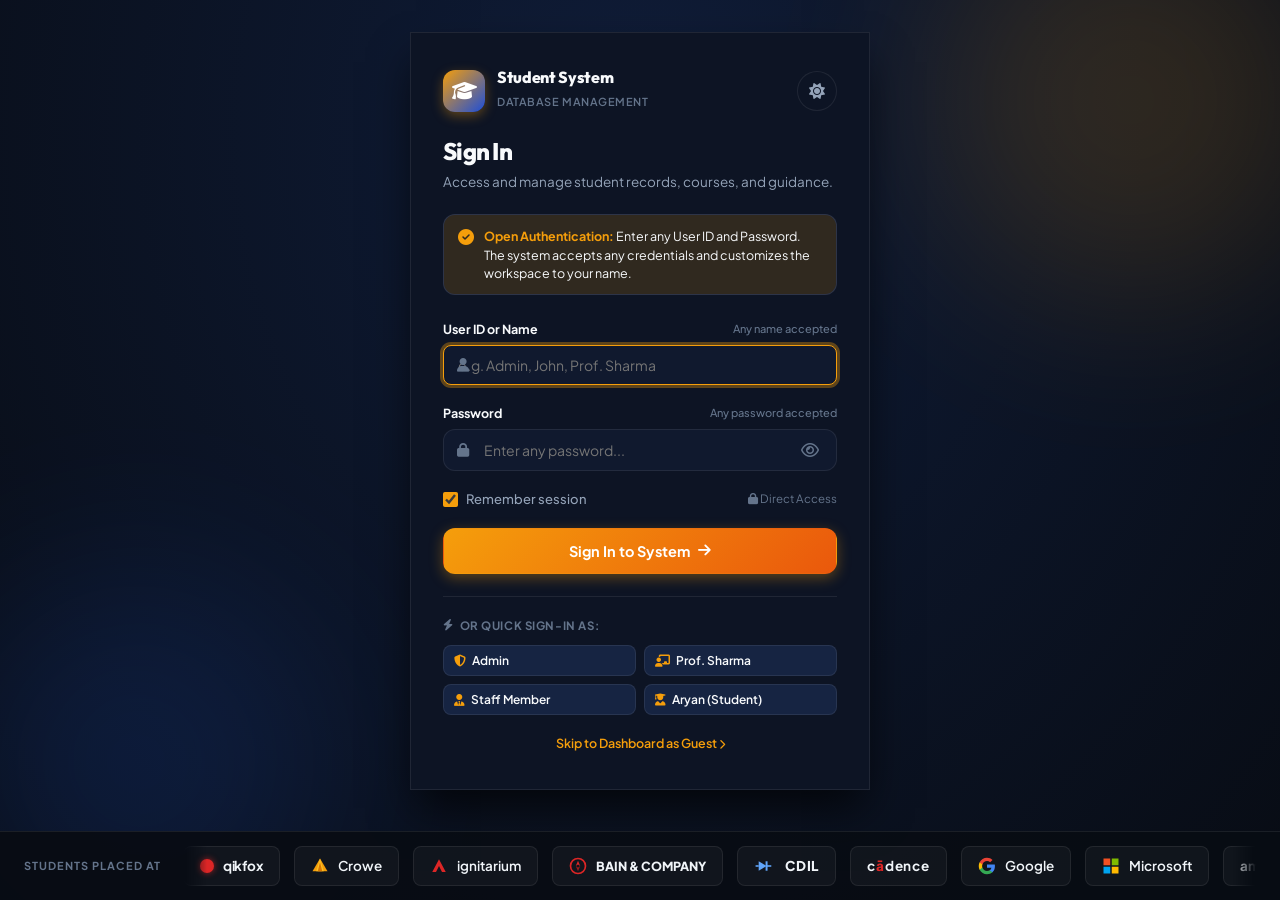
<file: index.html>
<!DOCTYPE html>
<html lang="en">
<head>
  <meta charset="UTF-8">
  <title>Student Database Management System</title>
  <script>
    // If authenticated, go to dashboard; otherwise go to login page
    const isAuthenticated = localStorage.getItem("sms_is_authenticated") === "true";
    if (isAuthenticated) {
      window.location.replace("dashboard.html");
    } else {
      window.location.replace("login.html");
    }
  </script>
</head>
<body style="font-family: sans-serif; display: flex; align-items: center; justify-content: center; height: 100vh; background: #0f172a; color: #fff;">
  <p>Redirecting to Student Database Management System... <a href="login.html" style="color: #3b82f6;">Click here to sign in</a>.</p>
</body>
</html>
</file>
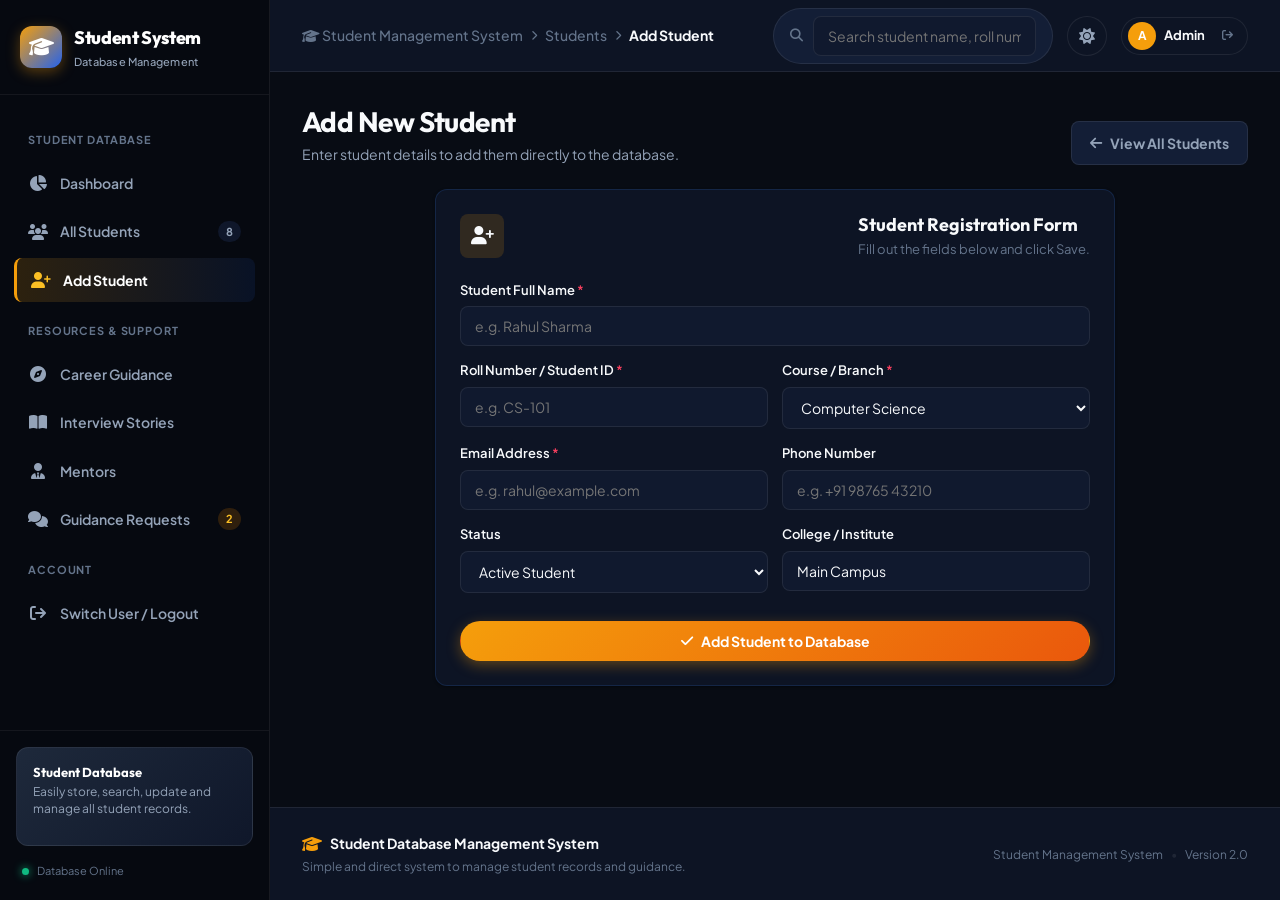
<file: add-student.html>
<!DOCTYPE html>
<html lang="en" data-theme="dark">
<head>
  <meta charset="UTF-8">
  <meta name="viewport" content="width=device-width, initial-scale=1.0">
  <title>Add Student | Student Database Management System</title>
  
  <link rel="preconnect" href="https://fonts.googleapis.com">
  <link rel="preconnect" href="https://fonts.gstatic.com" crossorigin>
  <link href="https://fonts.googleapis.com/css2?family=Outfit:wght@500;600;700;800&family=Plus+Jakarta+Sans:ital,wght@0,400;0,500;0,600;0,700;0,800;1,400&display=swap" rel="stylesheet">
  <link rel="stylesheet" href="https://cdnjs.cloudflare.com/ajax/libs/font-awesome/6.5.1/css/all.min.css">
  <link rel="stylesheet" href="assets/css/style.css">
</head>
<body>

<div class="app-layout">
  
  <div class="sidebar-backdrop" id="sidebarBackdrop"></div>

  <!-- ===== SIDEBAR ===== -->
  <aside class="sidebar" id="sidebar">
    <div class="sidebar-header">
      <div class="logo">
        <div class="logo-icon">
          <i class="fa-solid fa-graduation-cap"></i>
        </div>
        <div class="logo-text">
          <span class="brand-title">Student System</span>
          <span class="brand-sub">Database Management</span>
        </div>
      </div>
      <button class="mobile-close-btn" id="closeSidebarBtn" aria-label="Close sidebar">
        <i class="fa-solid fa-xmark"></i>
      </button>
    </div>

    <nav class="sidebar-nav">
      <div class="nav-section-label">STUDENT DATABASE</div>
      <a class="nav-item" href="dashboard.html">
        <i class="fa-solid fa-chart-pie"></i>
        <span>Dashboard</span>
      </a>
      <a class="nav-item" href="students.html">
        <i class="fa-solid fa-users"></i>
        <span>All Students</span>
        <span class="nav-badge" id="navStudentBadge">0</span>
      </a>
      <a class="nav-item active" href="add-student.html">
        <i class="fa-solid fa-user-plus"></i>
        <span>Add Student</span>
      </a>

      <div class="nav-section-label">RESOURCES &amp; SUPPORT</div>
      <a class="nav-item" href="career-guidance.html">
        <i class="fa-solid fa-compass"></i>
        <span>Career Guidance</span>
      </a>
      <a class="nav-item" href="interview-experiences.html">
        <i class="fa-solid fa-book-open"></i>
        <span>Interview Stories</span>
      </a>
      <a class="nav-item" href="mentors.html">
        <i class="fa-solid fa-user-tie"></i>
        <span>Mentors</span>
      </a>
      <a class="nav-item" href="guidance-requests.html">
        <i class="fa-solid fa-comments"></i>
        <span>Guidance Requests</span>
        <span class="nav-badge badge-warning" id="navRequestBadge">0</span>
      </a>

      <div class="nav-section-label">ACCOUNT</div>
      <a class="nav-item" href="login.html" id="sidebarLogoutLink">
        <i class="fa-solid fa-arrow-right-from-bracket"></i>
        <span>Switch User / Logout</span>
      </a>
    </nav>

    <div class="sidebar-footer">
      <div class="help-box">
        <h4>Student Database</h4>
        <p>Easily store, search, update and manage all student records.</p>
      </div>
      <div class="system-status">
        <span class="status-dot"></span>
        <span>Database Online</span>
      </div>
    </div>
  </aside>

  <!-- ===== MAIN CONTENT ===== -->
  <main class="main-content">
    
    <header class="topbar">
      <div class="topbar-left">
        <button class="menu-toggle-btn" id="openSidebarBtn" aria-label="Open sidebar">
          <i class="fa-solid fa-bars"></i>
        </button>
        <div class="breadcrumbs">
          <span class="crumb-root"><i class="fa-solid fa-graduation-cap"></i> Student Management System</span>
          <span class="crumb-separator"><i class="fa-solid fa-chevron-right"></i></span>
          <a href="students.html" class="crumb-root">Students</a>
          <span class="crumb-separator"><i class="fa-solid fa-chevron-right"></i></span>
          <span class="crumb-active">Add Student</span>
        </div>
      </div>

      <div class="topbar-right">
        <div class="search-bar">
          <i class="fa-solid fa-magnifying-glass"></i>
          <input type="text" id="globalSearchInput" placeholder="Search student name, roll number...">
        </div>

        <button class="icon-button" id="themeToggleBtn" title="Toggle Theme" aria-label="Toggle dark/light theme">
          <i class="fa-solid fa-moon" id="themeIcon"></i>
        </button>

        <div class="profile-pill" title="Signed in as current user">
          <div class="avatar-badge">A</div>
          <span class="user-name">Admin</span>
          <a href="login.html" class="profile-logout-btn" id="headerLogoutBtn" title="Switch User / Logout">
            <i class="fa-solid fa-arrow-right-from-bracket"></i>
          </a>
        </div>
      </div>
    </header>

    <div class="page-content-padding">
      
      <div class="page-header-flex">
        <div>
          <h1 class="page-title">Add New Student</h1>
          <p class="page-subtitle">Enter student details to add them directly to the database.</p>
        </div>
        <div>
          <a href="students.html" class="btn btn-secondary">
            <i class="fa-solid fa-arrow-left"></i> View All Students
          </a>
        </div>
      </div>

      <div style="max-width: 680px; margin: 0 auto;">
        
        <div class="guidance-form-card">
          <div class="form-card-header">
            <div class="icon-circle bg-primary-soft">
              <i class="fa-solid fa-user-plus text-primary"></i>
            </div>
            <div>
              <h3>Student Registration Form</h3>
              <p>Fill out the fields below and click Save.</p>
            </div>
          </div>

          <form id="standaloneAddStudentForm" onsubmit="return false;">
            
            <div class="form-group">
              <label for="enrollName">Student Full Name <span class="required">*</span></label>
              <input type="text" id="enrollName" placeholder="e.g. Rahul Sharma" required>
            </div>

            <div class="form-row">
              <div class="form-group">
                <label for="enrollRoll">Roll Number / Student ID <span class="required">*</span></label>
                <input type="text" id="enrollRoll" placeholder="e.g. CS-101" required>
              </div>

              <div class="form-group">
                <label for="enrollDept">Course / Branch <span class="required">*</span></label>
                <select id="enrollDept">
                  <option value="Computer Science">Computer Science</option>
                  <option value="Data Science">Data Science</option>
                  <option value="AI & Machine Learning">AI &amp; Machine Learning</option>
                  <option value="Electronics & Comm">Electronics &amp; Comm</option>
                  <option value="UI/UX Design">UI/UX Design</option>
                  <option value="Mechanical Engg">Mechanical Engg</option>
                  <option value="Civil Engg">Civil Engg</option>
                </select>
              </div>
            </div>

            <div class="form-row">
              <div class="form-group">
                <label for="enrollEmail">Email Address <span class="required">*</span></label>
                <input type="email" id="enrollEmail" placeholder="e.g. rahul@example.com" required>
              </div>

              <div class="form-group">
                <label for="enrollPhone">Phone Number</label>
                <input type="text" id="enrollPhone" placeholder="e.g. +91 98765 43210">
              </div>
            </div>

            <div class="form-row">
              <div class="form-group">
                <label for="enrollStatus">Status</label>
                <select id="enrollStatus">
                  <option value="Active">Active Student</option>
                  <option value="Placed">Placed</option>
                  <option value="Graduated">Graduated</option>
                </select>
              </div>

              <div class="form-group">
                <label for="enrollCollege">College / Institute</label>
                <input type="text" id="enrollCollege" placeholder="e.g. University Campus" value="Main Campus">
              </div>
            </div>

            <button type="submit" class="btn btn-primary btn-block" id="submitEnrollBtn" style="margin-top: 14px;">
              <i class="fa-solid fa-check"></i> Add Student to Database
            </button>
          </form>
        </div>

      </div>

    </div>

    <!-- Footer -->
    <footer class="app-footer">
      <div class="footer-content">
        <div class="footer-left">
          <div class="footer-logo">
            <i class="fa-solid fa-graduation-cap"></i>
            <b>Student Database Management System</b>
          </div>
          <p>Simple and direct system to manage student records and guidance.</p>
        </div>
        <div class="footer-links">
          <span>Student Management System</span>
          <span class="footer-sep">•</span>
          <span>Version 2.0</span>
        </div>
      </div>
    </footer>

  </main>
</div>

<div class="toast-container" id="toastContainer"></div>
<script src="assets/js/script.js"></script>
</body>
</html>
</file>
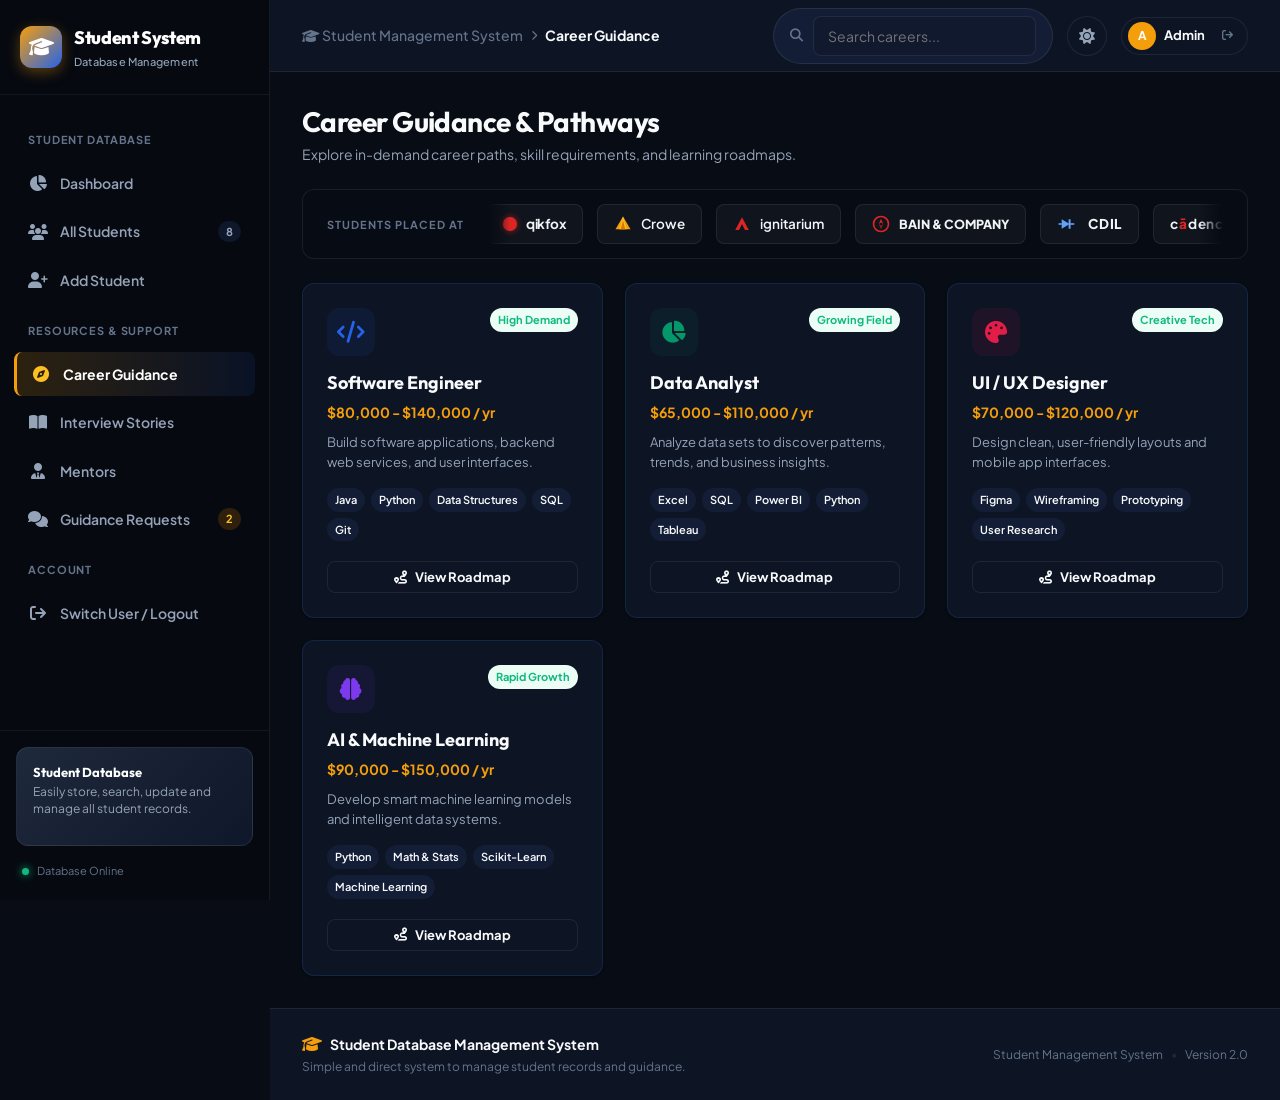
<file: career-guidance.html>
<!DOCTYPE html>
<html lang="en" data-theme="dark">
<head>
  <meta charset="UTF-8">
  <meta name="viewport" content="width=device-width, initial-scale=1.0">
  <title>Career Guidance | Student Database Management System</title>
  
  <link rel="preconnect" href="https://fonts.googleapis.com">
  <link rel="preconnect" href="https://fonts.gstatic.com" crossorigin>
  <link href="https://fonts.googleapis.com/css2?family=Outfit:wght@500;600;700;800&family=Plus+Jakarta+Sans:ital,wght@0,400;0,500;0,600;0,700;0,800;1,400&display=swap" rel="stylesheet">
  <link rel="stylesheet" href="https://cdnjs.cloudflare.com/ajax/libs/font-awesome/6.5.1/css/all.min.css">
  <link rel="stylesheet" href="assets/css/style.css">
</head>
<body>

<div class="app-layout">
  
  <div class="sidebar-backdrop" id="sidebarBackdrop"></div>

  <!-- ===== SIDEBAR ===== -->
  <aside class="sidebar" id="sidebar">
    <div class="sidebar-header">
      <div class="logo">
        <div class="logo-icon">
          <i class="fa-solid fa-graduation-cap"></i>
        </div>
        <div class="logo-text">
          <span class="brand-title">Student System</span>
          <span class="brand-sub">Database Management</span>
        </div>
      </div>
      <button class="mobile-close-btn" id="closeSidebarBtn" aria-label="Close sidebar">
        <i class="fa-solid fa-xmark"></i>
      </button>
    </div>

    <nav class="sidebar-nav">
      <div class="nav-section-label">STUDENT DATABASE</div>
      <a class="nav-item" href="dashboard.html">
        <i class="fa-solid fa-chart-pie"></i>
        <span>Dashboard</span>
      </a>
      <a class="nav-item" href="students.html">
        <i class="fa-solid fa-users"></i>
        <span>All Students</span>
        <span class="nav-badge" id="navStudentBadge">0</span>
      </a>
      <a class="nav-item" href="add-student.html">
        <i class="fa-solid fa-user-plus"></i>
        <span>Add Student</span>
      </a>

      <div class="nav-section-label">RESOURCES &amp; SUPPORT</div>
      <a class="nav-item active" href="career-guidance.html">
        <i class="fa-solid fa-compass"></i>
        <span>Career Guidance</span>
      </a>
      <a class="nav-item" href="interview-experiences.html">
        <i class="fa-solid fa-book-open"></i>
        <span>Interview Stories</span>
      </a>
      <a class="nav-item" href="mentors.html">
        <i class="fa-solid fa-user-tie"></i>
        <span>Mentors</span>
      </a>
      <a class="nav-item" href="guidance-requests.html">
        <i class="fa-solid fa-comments"></i>
        <span>Guidance Requests</span>
        <span class="nav-badge badge-warning" id="navRequestBadge">0</span>
      </a>

      <div class="nav-section-label">ACCOUNT</div>
      <a class="nav-item" href="login.html" id="sidebarLogoutLink">
        <i class="fa-solid fa-arrow-right-from-bracket"></i>
        <span>Switch User / Logout</span>
      </a>
    </nav>

    <div class="sidebar-footer">
      <div class="help-box">
        <h4>Student Database</h4>
        <p>Easily store, search, update and manage all student records.</p>
      </div>
      <div class="system-status">
        <span class="status-dot"></span>
        <span>Database Online</span>
      </div>
    </div>
  </aside>

  <!-- ===== MAIN CONTENT ===== -->
  <main class="main-content">
    
    <header class="topbar">
      <div class="topbar-left">
        <button class="menu-toggle-btn" id="openSidebarBtn" aria-label="Open sidebar">
          <i class="fa-solid fa-bars"></i>
        </button>
        <div class="breadcrumbs">
          <span class="crumb-root"><i class="fa-solid fa-graduation-cap"></i> Student Management System</span>
          <span class="crumb-separator"><i class="fa-solid fa-chevron-right"></i></span>
          <span class="crumb-active">Career Guidance</span>
        </div>
      </div>

      <div class="topbar-right">
        <div class="search-bar">
          <i class="fa-solid fa-magnifying-glass"></i>
          <input type="text" id="globalSearchInput" placeholder="Search careers...">
        </div>

        <button class="icon-button" id="themeToggleBtn" title="Toggle Theme" aria-label="Toggle dark/light theme">
          <i class="fa-solid fa-moon" id="themeIcon"></i>
        </button>

        <div class="profile-pill" title="Signed in as current user">
          <div class="avatar-badge">A</div>
          <span class="user-name">Admin</span>
          <a href="login.html" class="profile-logout-btn" id="headerLogoutBtn" title="Switch User / Logout">
            <i class="fa-solid fa-arrow-right-from-bracket"></i>
          </a>
        </div>
      </div>
    </header>

    <div class="page-content-padding">
      
      <div class="page-header-flex">
        <div>
          <h1 class="page-title">Career Guidance &amp; Pathways</h1>
          <p class="page-subtitle">Explore in-demand career paths, skill requirements, and learning roadmaps.</p>
        </div>
      </div>

      <!-- Real Companies Placement Strip -->
      <div class="companies-slideshow-stripe" style="border-radius: var(--radius-md); border: 1px solid rgba(255,255,255,0.08); margin-bottom: 24px;">
        <div class="stripe-label">
          <span>STUDENTS PLACED AT</span>
        </div>
        
        <div class="stripe-marquee-container">
          <div class="stripe-marquee-track">
            <div class="company-badge-card" title="qikfox">
              <span class="qikfox-pill-icon"></span>
              <span class="company-name qikfox-text">qikfox</span>
            </div>

            <div class="company-badge-card" title="Crowe">
              <svg width="18" height="18" viewBox="0 0 24 24" fill="none">
                <polygon points="12,2 22,19 2,19" fill="#f59e0b"/>
                <polygon points="12,2 17,19 7,19" fill="#fbbf24"/>
                <polygon points="12,7 15,19 9,19" fill="#d97706"/>
              </svg>
              <span class="company-name">Crowe</span>
            </div>

            <div class="company-badge-card" title="Ignitarium">
              <svg width="18" height="18" viewBox="0 0 24 24" fill="none">
                <polygon points="12,3 3,20 8,20 12,12 16,20 21,20" fill="#dc2626"/>
              </svg>
              <span class="company-name">ignitarium</span>
            </div>

            <div class="company-badge-card" title="Bain & Company">
              <svg width="18" height="18" viewBox="0 0 24 24" fill="none">
                <circle cx="12" cy="12" r="10" stroke="#dc2626" stroke-width="2.2"/>
                <polygon points="12,5 15,12 12,10 9,12" fill="#dc2626"/>
                <polygon points="12,19 9,12 12,14 15,12" fill="#991b1b"/>
              </svg>
              <span class="company-name" style="font-weight: 800; font-size: 12.5px;">BAIN &amp; COMPANY</span>
            </div>

            <div class="company-badge-card" title="CDIL">
              <svg width="22" height="16" viewBox="0 0 28 20" fill="none">
                <polygon points="6,4 16,10 6,16" fill="#60a5fa"/>
                <line x1="16" y1="4" x2="16" y2="16" stroke="#60a5fa" stroke-width="2.5"/>
                <line x1="2" y1="10" x2="6" y2="10" stroke="#60a5fa" stroke-width="2"/>
                <line x1="16" y1="10" x2="22" y2="10" stroke="#60a5fa" stroke-width="2"/>
              </svg>
              <span class="company-name" style="font-weight: 800; letter-spacing: 0.05em;">CDIL</span>
            </div>

            <div class="company-badge-card" title="Cadence Design Systems">
              <span class="company-name cadence-brand">c<span class="cadence-accent">&#x101;</span>dence</span>
            </div>

            <div class="company-badge-card" title="Google">
              <svg width="18" height="18" viewBox="0 0 24 24">
                <path fill="#4285F4" d="M22.56 12.25c0-.78-.07-1.53-.2-2.25H12v4.26h5.92c-.26 1.37-1.04 2.53-2.21 3.31v2.77h3.57c2.08-1.92 3.28-4.74 3.28-8.09z"/>
                <path fill="#34A853" d="M12 23c2.97 0 5.46-.98 7.28-2.66l-3.57-2.77c-.98.66-2.23 1.06-3.71 1.06-2.86 0-5.29-1.93-6.16-4.53H2.18v2.84C3.99 20.53 7.7 23 12 23z"/>
                <path fill="#FBBC05" d="M5.84 14.09c-.22-.66-.35-1.36-.35-2.09s.13-1.43.35-2.09V7.06H2.18C1.43 8.55 1 10.22 1 12s.43 3.45 1.18 4.94l2.85-2.22.81-.63z"/>
                <path fill="#EA4335" d="M12 5.38c1.62 0 3.06.56 4.21 1.64l3.15-3.15C17.45 2.09 14.97 1 12 1 7.7 1 3.99 3.47 2.18 7.06l3.66 2.84c.87-2.6 3.3-4.52 6.16-4.52z"/>
              </svg>
              <span class="company-name">Google</span>
            </div>

            <div class="company-badge-card" title="Microsoft">
              <svg width="18" height="18" viewBox="0 0 24 24">
                <rect x="2" y="2" width="9" height="9" fill="#f25022"/>
                <rect x="13" y="2" width="9" height="9" fill="#7fba00"/>
                <rect x="2" y="13" width="9" height="9" fill="#00a4ef"/>
                <rect x="13" y="13" width="9" height="9" fill="#ffb900"/>
              </svg>
              <span class="company-name">Microsoft</span>
            </div>

            <div class="company-badge-card" title="Amazon">
              <span class="company-name" style="font-weight: 700;">amazon</span>
              <svg width="18" height="10" viewBox="0 0 40 16">
                <path d="M2 4 Q20 16 38 4" stroke="#ff9900" stroke-width="3.5" fill="none" stroke-linecap="round"/>
                <polygon points="34,1 40,4 35,8" fill="#ff9900"/>
              </svg>
            </div>

            <div class="company-badge-card" title="Tata Consultancy Services">
              <span class="tcs-badge-accent">TATA</span>
              <span class="company-name" style="font-weight: 800; color: #60a5fa;">TCS</span>
            </div>

            <div class="company-badge-card" title="Infosys">
              <span class="company-name" style="font-weight: 800; color: #60a5fa; letter-spacing: 0.03em;">Infosys</span>
            </div>

            <div class="company-badge-card" title="Wipro">
              <svg width="18" height="18" viewBox="0 0 24 24">
                <circle cx="8" cy="8" r="3" fill="#ea580c"/>
                <circle cx="16" cy="8" r="3" fill="#ca8a04"/>
                <circle cx="8" cy="16" r="3" fill="#16a34a"/>
                <circle cx="16" cy="16" r="3" fill="#2563eb"/>
              </svg>
              <span class="company-name">wipro</span>
            </div>

            <div class="company-badge-card" title="Accenture">
              <span class="company-name">accenture</span>
              <span style="color: #a855f7; font-weight: 900; font-size: 17px; margin-left: -2px;">&gt;</span>
            </div>

            <div class="company-badge-card" title="Deloitte">
              <span class="company-name" style="font-weight: 800;">Deloitte<span style="color: #84cc16;">.</span></span>
            </div>

            <div class="company-badge-card" title="Oracle">
              <svg width="16" height="16" viewBox="0 0 24 24">
                <rect x="2" y="5" width="20" height="14" rx="7" fill="#dc2626"/>
                <rect x="7" y="8" width="10" height="8" rx="4" fill="#0c1017"/>
              </svg>
              <span class="company-name" style="font-weight: 800; color: #f87171; font-size: 13px;">ORACLE</span>
            </div>

            <div class="company-badge-card" title="Cisco Systems">
              <svg width="22" height="16" viewBox="0 0 32 20">
                <line x1="4" y1="12" x2="4" y2="18" stroke="#38bdf8" stroke-width="2.2" stroke-linecap="round"/>
                <line x1="9" y1="8" x2="9" y2="18" stroke="#38bdf8" stroke-width="2.2" stroke-linecap="round"/>
                <line x1="14" y1="4" x2="14" y2="18" stroke="#38bdf8" stroke-width="2.2" stroke-linecap="round"/>
                <line x1="18" y1="4" x2="18" y2="18" stroke="#38bdf8" stroke-width="2.2" stroke-linecap="round"/>
                <line x1="23" y1="8" x2="23" y2="18" stroke="#38bdf8" stroke-width="2.2" stroke-linecap="round"/>
                <line x1="28" y1="12" x2="28" y2="18" stroke="#38bdf8" stroke-width="2.2" stroke-linecap="round"/>
              </svg>
              <span class="company-name" style="font-weight: 800; letter-spacing: 0.05em;">CISCO</span>
            </div>

            <div class="company-badge-card" title="IBM">
              <span class="company-name" style="font-weight: 800; color: #60a5fa; letter-spacing: 0.12em; font-family: monospace;">IBM</span>
            </div>

            <div class="company-badge-card" title="Intel">
              <span class="company-name" style="color: #38bdf8; font-weight: 800; font-style: italic;">intel</span>
            </div>

            <div class="company-badge-card" title="Goldman Sachs">
              <span class="company-name" style="font-weight: 800; font-size: 12.5px;">Goldman Sachs</span>
            </div>

            <div class="company-badge-card" title="NVIDIA">
              <svg width="18" height="16" viewBox="0 0 24 20" fill="none">
                <path d="M4 15 C4 8 10 4 17 4 C14 7 11 11 11 15 Z" fill="#22c55e"/>
                <path d="M1 17 C2 6 12 1 23 1 C17 5 13 11 13 17 Z" stroke="#22c55e" stroke-width="1.8" fill="none"/>
              </svg>
              <span class="company-name" style="font-weight: 800; color: #4ade80;">NVIDIA</span>
            </div>

            <!-- Set 2 duplicate -->
            <div class="company-badge-card" title="qikfox">
              <span class="qikfox-pill-icon"></span>
              <span class="company-name qikfox-text">qikfox</span>
            </div>

            <div class="company-badge-card" title="Crowe">
              <svg width="18" height="18" viewBox="0 0 24 24" fill="none">
                <polygon points="12,2 22,19 2,19" fill="#f59e0b"/>
                <polygon points="12,2 17,19 7,19" fill="#fbbf24"/>
                <polygon points="12,7 15,19 9,19" fill="#d97706"/>
              </svg>
              <span class="company-name">Crowe</span>
            </div>

            <div class="company-badge-card" title="Ignitarium">
              <svg width="18" height="18" viewBox="0 0 24 24" fill="none">
                <polygon points="12,3 3,20 8,20 12,12 16,20 21,20" fill="#dc2626"/>
              </svg>
              <span class="company-name">ignitarium</span>
            </div>

            <div class="company-badge-card" title="Bain & Company">
              <svg width="18" height="18" viewBox="0 0 24 24" fill="none">
                <circle cx="12" cy="12" r="10" stroke="#dc2626" stroke-width="2.2"/>
                <polygon points="12,5 15,12 12,10 9,12" fill="#dc2626"/>
                <polygon points="12,19 9,12 12,14 15,12" fill="#991b1b"/>
              </svg>
              <span class="company-name" style="font-weight: 800; font-size: 12.5px;">BAIN &amp; COMPANY</span>
            </div>

            <div class="company-badge-card" title="CDIL">
              <svg width="22" height="16" viewBox="0 0 28 20" fill="none">
                <polygon points="6,4 16,10 6,16" fill="#60a5fa"/>
                <line x1="16" y1="4" x2="16" y2="16" stroke="#60a5fa" stroke-width="2.5"/>
                <line x1="2" y1="10" x2="6" y2="10" stroke="#60a5fa" stroke-width="2"/>
                <line x1="16" y1="10" x2="22" y2="10" stroke="#60a5fa" stroke-width="2"/>
              </svg>
              <span class="company-name" style="font-weight: 800; letter-spacing: 0.05em;">CDIL</span>
            </div>

            <div class="company-badge-card" title="Cadence Design Systems">
              <span class="company-name cadence-brand">c<span class="cadence-accent">&#x101;</span>dence</span>
            </div>

            <div class="company-badge-card" title="Google">
              <svg width="18" height="18" viewBox="0 0 24 24">
                <path fill="#4285F4" d="M22.56 12.25c0-.78-.07-1.53-.2-2.25H12v4.26h5.92c-.26 1.37-1.04 2.53-2.21 3.31v2.77h3.57c2.08-1.92 3.28-4.74 3.28-8.09z"/>
                <path fill="#34A853" d="M12 23c2.97 0 5.46-.98 7.28-2.66l-3.57-2.77c-.98.66-2.23 1.06-3.71 1.06-2.86 0-5.29-1.93-6.16-4.53H2.18v2.84C3.99 20.53 7.7 23 12 23z"/>
                <path fill="#FBBC05" d="M5.84 14.09c-.22-.66-.35-1.36-.35-2.09s.13-1.43.35-2.09V7.06H2.18C1.43 8.55 1 10.22 1 12s.43 3.45 1.18 4.94l2.85-2.22.81-.63z"/>
                <path fill="#EA4335" d="M12 5.38c1.62 0 3.06.56 4.21 1.64l3.15-3.15C17.45 2.09 14.97 1 12 1 7.7 1 3.99 3.47 2.18 7.06l3.66 2.84c.87-2.6 3.3-4.52 6.16-4.52z"/>
              </svg>
              <span class="company-name">Google</span>
            </div>

            <div class="company-badge-card" title="Microsoft">
              <svg width="18" height="18" viewBox="0 0 24 24">
                <rect x="2" y="2" width="9" height="9" fill="#f25022"/>
                <rect x="13" y="2" width="9" height="9" fill="#7fba00"/>
                <rect x="2" y="13" width="9" height="9" fill="#00a4ef"/>
                <rect x="13" y="13" width="9" height="9" fill="#ffb900"/>
              </svg>
              <span class="company-name">Microsoft</span>
            </div>

            <div class="company-badge-card" title="Amazon">
              <span class="company-name" style="font-weight: 700;">amazon</span>
              <svg width="18" height="10" viewBox="0 0 40 16">
                <path d="M2 4 Q20 16 38 4" stroke="#ff9900" stroke-width="3.5" fill="none" stroke-linecap="round"/>
                <polygon points="34,1 40,4 35,8" fill="#ff9900"/>
              </svg>
            </div>

            <div class="company-badge-card" title="Tata Consultancy Services">
              <span class="tcs-badge-accent">TATA</span>
              <span class="company-name" style="font-weight: 800; color: #60a5fa;">TCS</span>
            </div>

            <div class="company-badge-card" title="Infosys">
              <span class="company-name" style="font-weight: 800; color: #60a5fa; letter-spacing: 0.03em;">Infosys</span>
            </div>

            <div class="company-badge-card" title="Wipro">
              <svg width="18" height="18" viewBox="0 0 24 24">
                <circle cx="8" cy="8" r="3" fill="#ea580c"/>
                <circle cx="16" cy="8" r="3" fill="#ca8a04"/>
                <circle cx="8" cy="16" r="3" fill="#16a34a"/>
                <circle cx="16" cy="16" r="3" fill="#2563eb"/>
              </svg>
              <span class="company-name">wipro</span>
            </div>

            <div class="company-badge-card" title="Accenture">
              <span class="company-name">accenture</span>
              <span style="color: #a855f7; font-weight: 900; font-size: 17px; margin-left: -2px;">&gt;</span>
            </div>

            <div class="company-badge-card" title="Deloitte">
              <span class="company-name" style="font-weight: 800;">Deloitte<span style="color: #84cc16;">.</span></span>
            </div>

            <div class="company-badge-card" title="Oracle">
              <svg width="16" height="16" viewBox="0 0 24 24">
                <rect x="2" y="5" width="20" height="14" rx="7" fill="#dc2626"/>
                <rect x="7" y="8" width="10" height="8" rx="4" fill="#0c1017"/>
              </svg>
              <span class="company-name" style="font-weight: 800; color: #f87171; font-size: 13px;">ORACLE</span>
            </div>

            <div class="company-badge-card" title="Cisco Systems">
              <svg width="22" height="16" viewBox="0 0 32 20">
                <line x1="4" y1="12" x2="4" y2="18" stroke="#38bdf8" stroke-width="2.2" stroke-linecap="round"/>
                <line x1="9" y1="8" x2="9" y2="18" stroke="#38bdf8" stroke-width="2.2" stroke-linecap="round"/>
                <line x1="14" y1="4" x2="14" y2="18" stroke="#38bdf8" stroke-width="2.2" stroke-linecap="round"/>
                <line x1="18" y1="4" x2="18" y2="18" stroke="#38bdf8" stroke-width="2.2" stroke-linecap="round"/>
                <line x1="23" y1="8" x2="23" y2="18" stroke="#38bdf8" stroke-width="2.2" stroke-linecap="round"/>
                <line x1="28" y1="12" x2="28" y2="18" stroke="#38bdf8" stroke-width="2.2" stroke-linecap="round"/>
              </svg>
              <span class="company-name" style="font-weight: 800; letter-spacing: 0.05em;">CISCO</span>
            </div>

            <div class="company-badge-card" title="IBM">
              <span class="company-name" style="font-weight: 800; color: #60a5fa; letter-spacing: 0.12em; font-family: monospace;">IBM</span>
            </div>

            <div class="company-badge-card" title="Intel">
              <span class="company-name" style="color: #38bdf8; font-weight: 800; font-style: italic;">intel</span>
            </div>

            <div class="company-badge-card" title="Goldman Sachs">
              <span class="company-name" style="font-weight: 800; font-size: 12.5px;">Goldman Sachs</span>
            </div>

            <div class="company-badge-card" title="NVIDIA">
              <svg width="18" height="16" viewBox="0 0 24 20" fill="none">
                <path d="M4 15 C4 8 10 4 17 4 C14 7 11 11 11 15 Z" fill="#22c55e"/>
                <path d="M1 17 C2 6 12 1 23 1 C17 5 13 11 13 17 Z" stroke="#22c55e" stroke-width="1.8" fill="none"/>
              </svg>
              <span class="company-name" style="font-weight: 800; color: #4ade80;">NVIDIA</span>
            </div>
          </div>
        </div>
      </div>

      <div class="career-cards-grid" id="careerCardsGrid"></div>

    </div>

    <!-- Footer -->
    <footer class="app-footer">
      <div class="footer-content">
        <div class="footer-left">
          <div class="footer-logo">
            <i class="fa-solid fa-graduation-cap"></i>
            <b>Student Database Management System</b>
          </div>
          <p>Simple and direct system to manage student records and guidance.</p>
        </div>
        <div class="footer-links">
          <span>Student Management System</span>
          <span class="footer-sep">•</span>
          <span>Version 2.0</span>
        </div>
      </div>
    </footer>

  </main>
</div>

<!-- ==================== MODAL: ROADMAP ==================== -->
<div class="modal-overlay" id="roadmapModal">
  <div class="modal-dialog modal-dialog-lg">
    <div class="modal-header">
      <div class="modal-title-wrap">
        <div class="modal-icon-badge bg-emerald-soft">
          <i class="fa-solid fa-route text-emerald"></i>
        </div>
        <div>
          <h3 id="roadmapModalTitle">Career Roadmap</h3>
          <p id="roadmapModalSalary">Average Package &amp; Outlook</p>
        </div>
      </div>
      <button class="modal-close-btn" id="closeRoadmapModalBtn" aria-label="Close roadmap modal">
        <i class="fa-solid fa-xmark"></i>
      </button>
    </div>

    <div class="modal-body">
      <div class="roadmap-overview-box">
        <p id="roadmapModalOverview">Detailed overview of the professional trajectory.</p>
      </div>

      <h4 class="roadmap-section-title">Step-by-Step Learning Progression</h4>
      <div class="roadmap-phases" id="roadmapPhasesContainer"></div>
    </div>

    <div class="modal-footer">
      <button class="btn btn-secondary" id="closeRoadmapBottomBtn">Close</button>
    </div>
  </div>
</div>

<div class="toast-container" id="toastContainer"></div>
<script src="assets/js/script.js"></script>
</body>
</html>
</file>
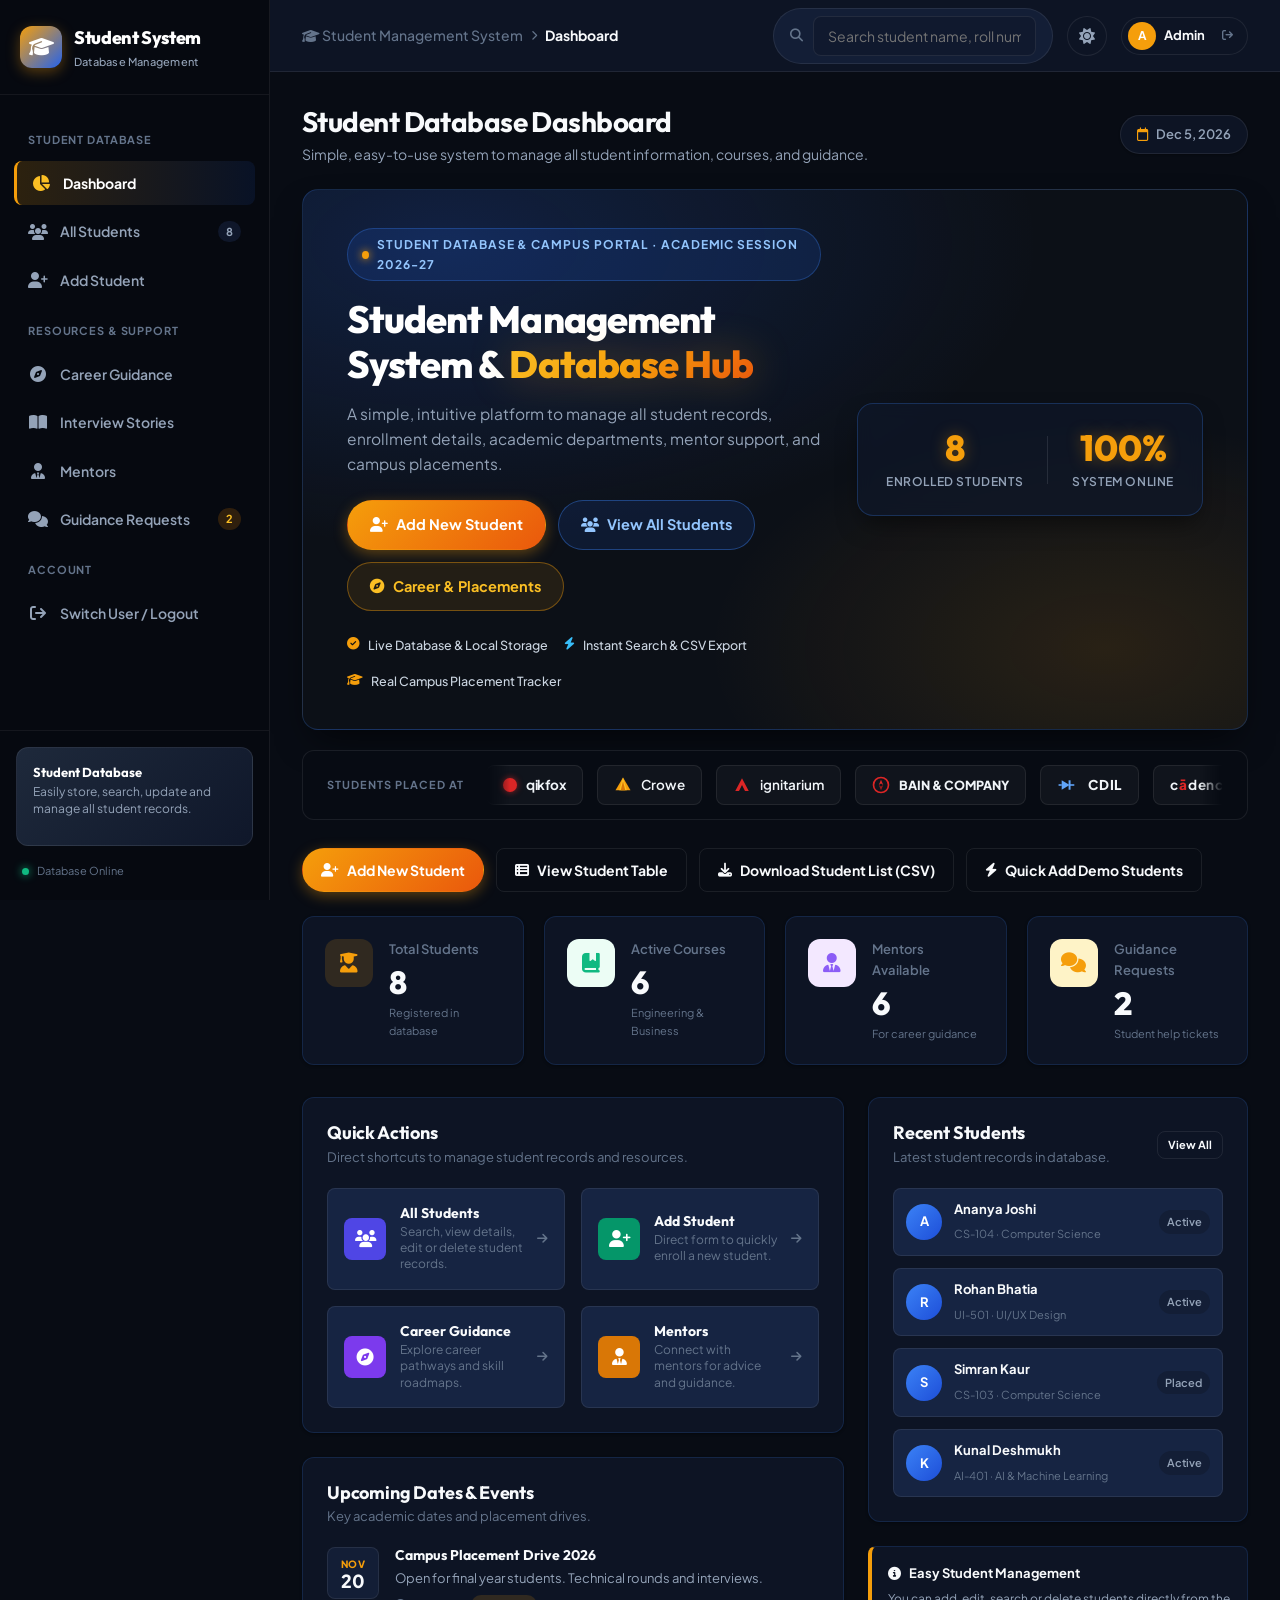
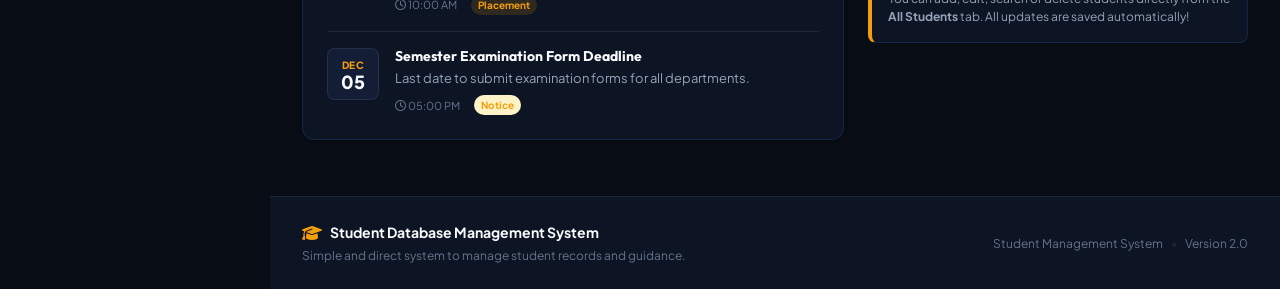
<file: dashboard.html>
<!DOCTYPE html>
<html lang="en" data-theme="dark">
<head>
  <meta charset="UTF-8">
  <meta name="viewport" content="width=device-width, initial-scale=1.0">
  <title>Dashboard | Student Database Management System</title>
  
  <link rel="preconnect" href="https://fonts.googleapis.com">
  <link rel="preconnect" href="https://fonts.gstatic.com" crossorigin>
  <link href="https://fonts.googleapis.com/css2?family=Outfit:wght@500;600;700;800&family=Plus+Jakarta+Sans:ital,wght@0,400;0,500;0,600;0,700;0,800;1,400&display=swap" rel="stylesheet">
  <link rel="stylesheet" href="https://cdnjs.cloudflare.com/ajax/libs/font-awesome/6.5.1/css/all.min.css">
  <link rel="stylesheet" href="assets/css/style.css">
</head>
<body>

<div class="app-layout">
  
  <div class="sidebar-backdrop" id="sidebarBackdrop"></div>

  <!-- ===== SIDEBAR ===== -->
  <aside class="sidebar" id="sidebar">
    <div class="sidebar-header">
      <div class="logo">
        <div class="logo-icon">
          <i class="fa-solid fa-graduation-cap"></i>
        </div>
        <div class="logo-text">
          <span class="brand-title">Student System</span>
          <span class="brand-sub">Database Management</span>
        </div>
      </div>
      <button class="mobile-close-btn" id="closeSidebarBtn" aria-label="Close sidebar">
        <i class="fa-solid fa-xmark"></i>
      </button>
    </div>

    <nav class="sidebar-nav">
      <div class="nav-section-label">STUDENT DATABASE</div>
      <a class="nav-item active" href="dashboard.html">
        <i class="fa-solid fa-chart-pie"></i>
        <span>Dashboard</span>
      </a>
      <a class="nav-item" href="students.html">
        <i class="fa-solid fa-users"></i>
        <span>All Students</span>
        <span class="nav-badge" id="navStudentBadge">0</span>
      </a>
      <a class="nav-item" href="add-student.html">
        <i class="fa-solid fa-user-plus"></i>
        <span>Add Student</span>
      </a>

      <div class="nav-section-label">RESOURCES &amp; SUPPORT</div>
      <a class="nav-item" href="career-guidance.html">
        <i class="fa-solid fa-compass"></i>
        <span>Career Guidance</span>
      </a>
      <a class="nav-item" href="interview-experiences.html">
        <i class="fa-solid fa-book-open"></i>
        <span>Interview Stories</span>
      </a>
      <a class="nav-item" href="mentors.html">
        <i class="fa-solid fa-user-tie"></i>
        <span>Mentors</span>
      </a>
      <a class="nav-item" href="guidance-requests.html">
        <i class="fa-solid fa-comments"></i>
        <span>Guidance Requests</span>
        <span class="nav-badge badge-warning" id="navRequestBadge">0</span>
      </a>

      <div class="nav-section-label">ACCOUNT</div>
      <a class="nav-item" href="login.html" id="sidebarLogoutLink">
        <i class="fa-solid fa-arrow-right-from-bracket"></i>
        <span>Switch User / Logout</span>
      </a>
    </nav>

    <div class="sidebar-footer">
      <div class="help-box">
        <h4>Student Database</h4>
        <p>Easily store, search, update and manage all student records.</p>
      </div>
      <div class="system-status">
        <span class="status-dot"></span>
        <span>Database Online</span>
      </div>
    </div>
  </aside>

  <!-- ===== MAIN CONTENT ===== -->
  <main class="main-content">
    
    <!-- Topbar -->
    <header class="topbar">
      <div class="topbar-left">
        <button class="menu-toggle-btn" id="openSidebarBtn" aria-label="Open sidebar">
          <i class="fa-solid fa-bars"></i>
        </button>
        <div class="breadcrumbs">
          <span class="crumb-root"><i class="fa-solid fa-graduation-cap"></i> Student Management System</span>
          <span class="crumb-separator"><i class="fa-solid fa-chevron-right"></i></span>
          <span class="crumb-active">Dashboard</span>
        </div>
      </div>

      <div class="topbar-right">
        <div class="search-bar">
          <i class="fa-solid fa-magnifying-glass"></i>
          <input type="text" id="globalSearchInput" placeholder="Search student name, roll number...">
        </div>

        <button class="icon-button" id="themeToggleBtn" title="Toggle Theme" aria-label="Toggle dark/light theme">
          <i class="fa-solid fa-moon" id="themeIcon"></i>
        </button>

        <div class="profile-pill" title="Signed in as current user">
          <div class="avatar-badge">A</div>
          <span class="user-name">Admin</span>
          <a href="login.html" class="profile-logout-btn" id="headerLogoutBtn" title="Switch User / Logout">
            <i class="fa-solid fa-arrow-right-from-bracket"></i>
          </a>
        </div>
      </div>
    </header>

    <div class="page-content-padding">
      
      <!-- Greeting Header -->
      <div class="dashboard-greeting">
        <div>
          <h1 class="page-title">Student Database Dashboard</h1>
          <p class="page-subtitle">Simple, easy-to-use system to manage all student information, courses, and guidance.</p>
        </div>
        <div class="dashboard-date-badge">
          <i class="fa-regular fa-calendar"></i>
          <span id="currentDateDisplay">Academic Year 2026-27</span>
        </div>
      </div>

      <!-- ===== STUDENT MANAGEMENT SYSTEM HERO BANNER ===== -->
      <div class="sms-hero-card">
        <div class="sms-hero-content">
          <div class="sms-hero-badge">
            <span class="sms-badge-dot"></span>
            <span>Student Database &amp; Campus Portal &middot; Academic Session 2026-27</span>
          </div>

          <h1 class="sms-hero-title">
            Student Management System &amp; <span class="hero-highlight-amber">Database Hub</span>
          </h1>

          <p class="sms-hero-subtitle">
            A simple, intuitive platform to manage all student records, enrollment details, academic departments, mentor support, and campus placements.
          </p>

          <div class="sms-hero-actions">
            <a href="add-student.html" class="btn btn-primary btn-lg">
              <i class="fa-solid fa-user-plus"></i> Add New Student
            </a>
            <a href="students.html" class="btn btn-outline-blue btn-lg">
              <i class="fa-solid fa-users"></i> View All Students
            </a>
            <a href="career-guidance.html" class="btn btn-outline-amber btn-lg">
              <i class="fa-solid fa-compass"></i> Career &amp; Placements
            </a>
          </div>

          <!-- Quick Highlight Pills -->
          <div class="sms-hero-highlights">
            <div class="highlight-pill">
              <i class="fa-solid fa-circle-check text-amber"></i>
              <span>Live Database &amp; Local Storage</span>
            </div>
            <div class="highlight-pill">
              <i class="fa-solid fa-bolt text-blue"></i>
              <span>Instant Search &amp; CSV Export</span>
            </div>
            <div class="highlight-pill">
              <i class="fa-solid fa-graduation-cap text-amber"></i>
              <span>Real Campus Placement Tracker</span>
            </div>
          </div>
        </div>

        <div class="sms-hero-graphic">
          <div class="sms-graphic-card">
            <div class="graphic-stat-box">
              <span class="graphic-stat-num" id="heroLiveCount">0</span>
              <span class="graphic-stat-label">Enrolled Students</span>
            </div>
            <div class="graphic-divider"></div>
            <div class="graphic-stat-box">
              <span class="graphic-stat-num">100%</span>
              <span class="graphic-stat-label">System Online</span>
            </div>
          </div>
        </div>
      </div>

      <!-- ===== BELOW STRIPE: REAL COMPANIES LOGOS MOVING IN SLIDESHOW MARQUEE ===== -->
      <div class="companies-slideshow-stripe" style="border-radius: var(--radius-md); margin-bottom: 28px; border: 1px solid rgba(255, 255, 255, 0.08);">
        <div class="stripe-label">
          <span>STUDENTS PLACED AT</span>
        </div>
        
        <div class="stripe-marquee-container">
          <div class="stripe-marquee-track">
            
            <!-- === SET 1 OF REAL COMPANIES === -->
            <div class="company-badge-card" title="qikfox">
              <span class="qikfox-pill-icon"></span>
              <span class="company-name qikfox-text">qikfox</span>
            </div>

            <div class="company-badge-card" title="Crowe">
              <svg width="18" height="18" viewBox="0 0 24 24" fill="none">
                <polygon points="12,2 22,19 2,19" fill="#f59e0b"/>
                <polygon points="12,2 17,19 7,19" fill="#fbbf24"/>
                <polygon points="12,7 15,19 9,19" fill="#d97706"/>
              </svg>
              <span class="company-name">Crowe</span>
            </div>

            <div class="company-badge-card" title="Ignitarium">
              <svg width="18" height="18" viewBox="0 0 24 24" fill="none">
                <polygon points="12,3 3,20 8,20 12,12 16,20 21,20" fill="#dc2626"/>
              </svg>
              <span class="company-name">ignitarium</span>
            </div>

            <div class="company-badge-card" title="Bain & Company">
              <svg width="18" height="18" viewBox="0 0 24 24" fill="none">
                <circle cx="12" cy="12" r="10" stroke="#dc2626" stroke-width="2.2"/>
                <polygon points="12,5 15,12 12,10 9,12" fill="#dc2626"/>
                <polygon points="12,19 9,12 12,14 15,12" fill="#991b1b"/>
              </svg>
              <span class="company-name" style="font-weight: 800; font-size: 12.5px;">BAIN &amp; COMPANY</span>
            </div>

            <div class="company-badge-card" title="CDIL">
              <svg width="22" height="16" viewBox="0 0 28 20" fill="none">
                <polygon points="6,4 16,10 6,16" fill="#60a5fa"/>
                <line x1="16" y1="4" x2="16" y2="16" stroke="#60a5fa" stroke-width="2.5"/>
                <line x1="2" y1="10" x2="6" y2="10" stroke="#60a5fa" stroke-width="2"/>
                <line x1="16" y1="10" x2="22" y2="10" stroke="#60a5fa" stroke-width="2"/>
              </svg>
              <span class="company-name" style="font-weight: 800; letter-spacing: 0.05em;">CDIL</span>
            </div>

            <div class="company-badge-card" title="Cadence Design Systems">
              <span class="company-name cadence-brand">c<span class="cadence-accent">&#x101;</span>dence</span>
            </div>

            <div class="company-badge-card" title="Google">
              <svg width="18" height="18" viewBox="0 0 24 24">
                <path fill="#4285F4" d="M22.56 12.25c0-.78-.07-1.53-.2-2.25H12v4.26h5.92c-.26 1.37-1.04 2.53-2.21 3.31v2.77h3.57c2.08-1.92 3.28-4.74 3.28-8.09z"/>
                <path fill="#34A853" d="M12 23c2.97 0 5.46-.98 7.28-2.66l-3.57-2.77c-.98.66-2.23 1.06-3.71 1.06-2.86 0-5.29-1.93-6.16-4.53H2.18v2.84C3.99 20.53 7.7 23 12 23z"/>
                <path fill="#FBBC05" d="M5.84 14.09c-.22-.66-.35-1.36-.35-2.09s.13-1.43.35-2.09V7.06H2.18C1.43 8.55 1 10.22 1 12s.43 3.45 1.18 4.94l2.85-2.22.81-.63z"/>
                <path fill="#EA4335" d="M12 5.38c1.62 0 3.06.56 4.21 1.64l3.15-3.15C17.45 2.09 14.97 1 12 1 7.7 1 3.99 3.47 2.18 7.06l3.66 2.84c.87-2.6 3.3-4.52 6.16-4.52z"/>
              </svg>
              <span class="company-name">Google</span>
            </div>

            <div class="company-badge-card" title="Microsoft">
              <svg width="18" height="18" viewBox="0 0 24 24">
                <rect x="2" y="2" width="9" height="9" fill="#f25022"/>
                <rect x="13" y="2" width="9" height="9" fill="#7fba00"/>
                <rect x="2" y="13" width="9" height="9" fill="#00a4ef"/>
                <rect x="13" y="13" width="9" height="9" fill="#ffb900"/>
              </svg>
              <span class="company-name">Microsoft</span>
            </div>

            <div class="company-badge-card" title="Amazon">
              <span class="company-name" style="font-weight: 700;">amazon</span>
              <svg width="18" height="10" viewBox="0 0 40 16">
                <path d="M2 4 Q20 16 38 4" stroke="#ff9900" stroke-width="3.5" fill="none" stroke-linecap="round"/>
                <polygon points="34,1 40,4 35,8" fill="#ff9900"/>
              </svg>
            </div>

            <div class="company-badge-card" title="Tata Consultancy Services">
              <span class="tcs-badge-accent">TATA</span>
              <span class="company-name" style="font-weight: 800; color: #60a5fa;">TCS</span>
            </div>

            <div class="company-badge-card" title="Infosys">
              <span class="company-name" style="font-weight: 800; color: #60a5fa; letter-spacing: 0.03em;">Infosys</span>
            </div>

            <div class="company-badge-card" title="Wipro">
              <svg width="18" height="18" viewBox="0 0 24 24">
                <circle cx="8" cy="8" r="3" fill="#ea580c"/>
                <circle cx="16" cy="8" r="3" fill="#ca8a04"/>
                <circle cx="8" cy="16" r="3" fill="#16a34a"/>
                <circle cx="16" cy="16" r="3" fill="#2563eb"/>
              </svg>
              <span class="company-name">wipro</span>
            </div>

            <div class="company-badge-card" title="Accenture">
              <span class="company-name">accenture</span>
              <span style="color: #a855f7; font-weight: 900; font-size: 17px; margin-left: -2px;">&gt;</span>
            </div>

            <div class="company-badge-card" title="Deloitte">
              <span class="company-name" style="font-weight: 800;">Deloitte<span style="color: #84cc16;">.</span></span>
            </div>

            <div class="company-badge-card" title="Oracle">
              <svg width="16" height="16" viewBox="0 0 24 24">
                <rect x="2" y="5" width="20" height="14" rx="7" fill="#dc2626"/>
                <rect x="7" y="8" width="10" height="8" rx="4" fill="#0c1017"/>
              </svg>
              <span class="company-name" style="font-weight: 800; color: #f87171; font-size: 13px;">ORACLE</span>
            </div>

            <div class="company-badge-card" title="Cisco Systems">
              <svg width="22" height="16" viewBox="0 0 32 20">
                <line x1="4" y1="12" x2="4" y2="18" stroke="#38bdf8" stroke-width="2.2" stroke-linecap="round"/>
                <line x1="9" y1="8" x2="9" y2="18" stroke="#38bdf8" stroke-width="2.2" stroke-linecap="round"/>
                <line x1="14" y1="4" x2="14" y2="18" stroke="#38bdf8" stroke-width="2.2" stroke-linecap="round"/>
                <line x1="18" y1="4" x2="18" y2="18" stroke="#38bdf8" stroke-width="2.2" stroke-linecap="round"/>
                <line x1="23" y1="8" x2="23" y2="18" stroke="#38bdf8" stroke-width="2.2" stroke-linecap="round"/>
                <line x1="28" y1="12" x2="28" y2="18" stroke="#38bdf8" stroke-width="2.2" stroke-linecap="round"/>
              </svg>
              <span class="company-name" style="font-weight: 800; letter-spacing: 0.05em;">CISCO</span>
            </div>

            <div class="company-badge-card" title="IBM">
              <span class="company-name" style="font-weight: 800; color: #60a5fa; letter-spacing: 0.12em; font-family: monospace;">IBM</span>
            </div>

            <div class="company-badge-card" title="Intel">
              <span class="company-name" style="color: #38bdf8; font-weight: 800; font-style: italic;">intel</span>
            </div>

            <div class="company-badge-card" title="Goldman Sachs">
              <span class="company-name" style="font-weight: 800; font-size: 12.5px;">Goldman Sachs</span>
            </div>

            <div class="company-badge-card" title="NVIDIA">
              <svg width="18" height="16" viewBox="0 0 24 20" fill="none">
                <path d="M4 15 C4 8 10 4 17 4 C14 7 11 11 11 15 Z" fill="#22c55e"/>
                <path d="M1 17 C2 6 12 1 23 1 C17 5 13 11 13 17 Z" stroke="#22c55e" stroke-width="1.8" fill="none"/>
              </svg>
              <span class="company-name" style="font-weight: 800; color: #4ade80;">NVIDIA</span>
            </div>

            <!-- === SET 2 (DUPLICATED FOR SEAMLESS 100% INFINITE CONTINUOUS LOOP) === -->
            <div class="company-badge-card" title="qikfox">
              <span class="qikfox-pill-icon"></span>
              <span class="company-name qikfox-text">qikfox</span>
            </div>

            <div class="company-badge-card" title="Crowe">
              <svg width="18" height="18" viewBox="0 0 24 24" fill="none">
                <polygon points="12,2 22,19 2,19" fill="#f59e0b"/>
                <polygon points="12,2 17,19 7,19" fill="#fbbf24"/>
                <polygon points="12,7 15,19 9,19" fill="#d97706"/>
              </svg>
              <span class="company-name">Crowe</span>
            </div>

            <div class="company-badge-card" title="Ignitarium">
              <svg width="18" height="18" viewBox="0 0 24 24" fill="none">
                <polygon points="12,3 3,20 8,20 12,12 16,20 21,20" fill="#dc2626"/>
              </svg>
              <span class="company-name">ignitarium</span>
            </div>

            <div class="company-badge-card" title="Bain & Company">
              <svg width="18" height="18" viewBox="0 0 24 24" fill="none">
                <circle cx="12" cy="12" r="10" stroke="#dc2626" stroke-width="2.2"/>
                <polygon points="12,5 15,12 12,10 9,12" fill="#dc2626"/>
                <polygon points="12,19 9,12 12,14 15,12" fill="#991b1b"/>
              </svg>
              <span class="company-name" style="font-weight: 800; font-size: 12.5px;">BAIN &amp; COMPANY</span>
            </div>

            <div class="company-badge-card" title="CDIL">
              <svg width="22" height="16" viewBox="0 0 28 20" fill="none">
                <polygon points="6,4 16,10 6,16" fill="#60a5fa"/>
                <line x1="16" y1="4" x2="16" y2="16" stroke="#60a5fa" stroke-width="2.5"/>
                <line x1="2" y1="10" x2="6" y2="10" stroke="#60a5fa" stroke-width="2"/>
                <line x1="16" y1="10" x2="22" y2="10" stroke="#60a5fa" stroke-width="2"/>
              </svg>
              <span class="company-name" style="font-weight: 800; letter-spacing: 0.05em;">CDIL</span>
            </div>

            <div class="company-badge-card" title="Cadence Design Systems">
              <span class="company-name cadence-brand">c<span class="cadence-accent">&#x101;</span>dence</span>
            </div>

            <div class="company-badge-card" title="Google">
              <svg width="18" height="18" viewBox="0 0 24 24">
                <path fill="#4285F4" d="M22.56 12.25c0-.78-.07-1.53-.2-2.25H12v4.26h5.92c-.26 1.37-1.04 2.53-2.21 3.31v2.77h3.57c2.08-1.92 3.28-4.74 3.28-8.09z"/>
                <path fill="#34A853" d="M12 23c2.97 0 5.46-.98 7.28-2.66l-3.57-2.77c-.98.66-2.23 1.06-3.71 1.06-2.86 0-5.29-1.93-6.16-4.53H2.18v2.84C3.99 20.53 7.7 23 12 23z"/>
                <path fill="#FBBC05" d="M5.84 14.09c-.22-.66-.35-1.36-.35-2.09s.13-1.43.35-2.09V7.06H2.18C1.43 8.55 1 10.22 1 12s.43 3.45 1.18 4.94l2.85-2.22.81-.63z"/>
                <path fill="#EA4335" d="M12 5.38c1.62 0 3.06.56 4.21 1.64l3.15-3.15C17.45 2.09 14.97 1 12 1 7.7 1 3.99 3.47 2.18 7.06l3.66 2.84c.87-2.6 3.3-4.52 6.16-4.52z"/>
              </svg>
              <span class="company-name">Google</span>
            </div>

            <div class="company-badge-card" title="Microsoft">
              <svg width="18" height="18" viewBox="0 0 24 24">
                <rect x="2" y="2" width="9" height="9" fill="#f25022"/>
                <rect x="13" y="2" width="9" height="9" fill="#7fba00"/>
                <rect x="2" y="13" width="9" height="9" fill="#00a4ef"/>
                <rect x="13" y="13" width="9" height="9" fill="#ffb900"/>
              </svg>
              <span class="company-name">Microsoft</span>
            </div>

            <div class="company-badge-card" title="Amazon">
              <span class="company-name" style="font-weight: 700;">amazon</span>
              <svg width="18" height="10" viewBox="0 0 40 16">
                <path d="M2 4 Q20 16 38 4" stroke="#ff9900" stroke-width="3.5" fill="none" stroke-linecap="round"/>
                <polygon points="34,1 40,4 35,8" fill="#ff9900"/>
              </svg>
            </div>

            <div class="company-badge-card" title="Tata Consultancy Services">
              <span class="tcs-badge-accent">TATA</span>
              <span class="company-name" style="font-weight: 800; color: #60a5fa;">TCS</span>
            </div>

            <div class="company-badge-card" title="Infosys">
              <span class="company-name" style="font-weight: 800; color: #60a5fa; letter-spacing: 0.03em;">Infosys</span>
            </div>

            <div class="company-badge-card" title="Wipro">
              <svg width="18" height="18" viewBox="0 0 24 24">
                <circle cx="8" cy="8" r="3" fill="#ea580c"/>
                <circle cx="16" cy="8" r="3" fill="#ca8a04"/>
                <circle cx="8" cy="16" r="3" fill="#16a34a"/>
                <circle cx="16" cy="16" r="3" fill="#2563eb"/>
              </svg>
              <span class="company-name">wipro</span>
            </div>

            <div class="company-badge-card" title="Accenture">
              <span class="company-name">accenture</span>
              <span style="color: #a855f7; font-weight: 900; font-size: 17px; margin-left: -2px;">&gt;</span>
            </div>

            <div class="company-badge-card" title="Deloitte">
              <span class="company-name" style="font-weight: 800;">Deloitte<span style="color: #84cc16;">.</span></span>
            </div>

            <div class="company-badge-card" title="Oracle">
              <svg width="16" height="16" viewBox="0 0 24 24">
                <rect x="2" y="5" width="20" height="14" rx="7" fill="#dc2626"/>
                <rect x="7" y="8" width="10" height="8" rx="4" fill="#0c1017"/>
              </svg>
              <span class="company-name" style="font-weight: 800; color: #f87171; font-size: 13px;">ORACLE</span>
            </div>

            <div class="company-badge-card" title="Cisco Systems">
              <svg width="22" height="16" viewBox="0 0 32 20">
                <line x1="4" y1="12" x2="4" y2="18" stroke="#38bdf8" stroke-width="2.2" stroke-linecap="round"/>
                <line x1="9" y1="8" x2="9" y2="18" stroke="#38bdf8" stroke-width="2.2" stroke-linecap="round"/>
                <line x1="14" y1="4" x2="14" y2="18" stroke="#38bdf8" stroke-width="2.2" stroke-linecap="round"/>
                <line x1="18" y1="4" x2="18" y2="18" stroke="#38bdf8" stroke-width="2.2" stroke-linecap="round"/>
                <line x1="23" y1="8" x2="23" y2="18" stroke="#38bdf8" stroke-width="2.2" stroke-linecap="round"/>
                <line x1="28" y1="12" x2="28" y2="18" stroke="#38bdf8" stroke-width="2.2" stroke-linecap="round"/>
              </svg>
              <span class="company-name" style="font-weight: 800; letter-spacing: 0.05em;">CISCO</span>
            </div>

            <div class="company-badge-card" title="IBM">
              <span class="company-name" style="font-weight: 800; color: #60a5fa; letter-spacing: 0.12em; font-family: monospace;">IBM</span>
            </div>

            <div class="company-badge-card" title="Intel">
              <span class="company-name" style="color: #38bdf8; font-weight: 800; font-style: italic;">intel</span>
            </div>

            <div class="company-badge-card" title="Goldman Sachs">
              <span class="company-name" style="font-weight: 800; font-size: 12.5px;">Goldman Sachs</span>
            </div>

            <div class="company-badge-card" title="NVIDIA">
              <svg width="18" height="16" viewBox="0 0 24 20" fill="none">
                <path d="M4 15 C4 8 10 4 17 4 C14 7 11 11 11 15 Z" fill="#22c55e"/>
                <path d="M1 17 C2 6 12 1 23 1 C17 5 13 11 13 17 Z" stroke="#22c55e" stroke-width="1.8" fill="none"/>
              </svg>
              <span class="company-name" style="font-weight: 800; color: #4ade80;">NVIDIA</span>
            </div>

          </div>
        </div>
      </div>

      <!-- Quick Action Buttons Bar -->
      <div class="action-strip">
        <a href="add-student.html" class="btn btn-primary">
          <i class="fa-solid fa-user-plus"></i> Add New Student
        </a>
        <a href="students.html" class="btn btn-outline">
          <i class="fa-solid fa-table-list"></i> View Student Table
        </a>
        <button class="btn btn-outline" id="exportCsvBtn">
          <i class="fa-solid fa-download"></i> Download Student List (CSV)
        </button>
        <button class="btn btn-outline" id="autoImportBatchBtn">
          <i class="fa-solid fa-bolt"></i> Quick Add Demo Students
        </button>
      </div>

      <!-- Stats Strip -->
      <div class="stats-grid">
        <div class="stat-card">
          <div class="stat-icon-wrap stat-blue">
            <i class="fa-solid fa-user-graduate"></i>
          </div>
          <div class="stat-content">
            <span class="stat-label">Total Students</span>
            <div class="stat-value-group">
              <h2 class="stat-number" id="dashStudentCount">0</h2>
            </div>
            <span class="stat-caption">Registered in database</span>
          </div>
        </div>

        <div class="stat-card">
          <div class="stat-icon-wrap stat-emerald">
            <i class="fa-solid fa-book-bookmark"></i>
          </div>
          <div class="stat-content">
            <span class="stat-label">Active Courses</span>
            <div class="stat-value-group">
              <h2 class="stat-number">6</h2>
            </div>
            <span class="stat-caption">Engineering &amp; Business</span>
          </div>
        </div>

        <div class="stat-card">
          <div class="stat-icon-wrap stat-purple">
            <i class="fa-solid fa-user-tie"></i>
          </div>
          <div class="stat-content">
            <span class="stat-label">Mentors Available</span>
            <div class="stat-value-group">
              <h2 class="stat-number">6</h2>
            </div>
            <span class="stat-caption">For career guidance</span>
          </div>
        </div>

        <div class="stat-card">
          <div class="stat-icon-wrap stat-amber">
            <i class="fa-solid fa-comments"></i>
          </div>
          <div class="stat-content">
            <span class="stat-label">Guidance Requests</span>
            <div class="stat-value-group">
              <h2 class="stat-number" id="dashRequestCount">0</h2>
            </div>
            <span class="stat-caption">Student help tickets</span>
          </div>
        </div>
      </div>

      <!-- Two-Column Grid -->
      <div class="dashboard-columns">
        
        <!-- Left: Quick Navigation -->
        <div class="col-main">
          
          <div class="section-card">
            <div class="section-header">
              <div>
                <h3 class="section-title">Quick Actions</h3>
                <p class="section-desc">Direct shortcuts to manage student records and resources.</p>
              </div>
            </div>
            <div class="quick-actions-grid">
              <a class="action-card" href="students.html">
                <div class="action-icon bg-indigo">
                  <i class="fa-solid fa-users"></i>
                </div>
                <div class="action-details">
                  <h4>All Students</h4>
                  <p>Search, view details, edit or delete student records.</p>
                </div>
                <i class="fa-solid fa-arrow-right action-arrow"></i>
              </a>

              <a class="action-card" href="add-student.html">
                <div class="action-icon bg-emerald">
                  <i class="fa-solid fa-user-plus"></i>
                </div>
                <div class="action-details">
                  <h4>Add Student</h4>
                  <p>Direct form to quickly enroll a new student.</p>
                </div>
                <i class="fa-solid fa-arrow-right action-arrow"></i>
              </a>

              <a class="action-card" href="career-guidance.html">
                <div class="action-icon bg-purple">
                  <i class="fa-solid fa-compass"></i>
                </div>
                <div class="action-details">
                  <h4>Career Guidance</h4>
                  <p>Explore career pathways and skill roadmaps.</p>
                </div>
                <i class="fa-solid fa-arrow-right action-arrow"></i>
              </a>

              <a class="action-card" href="mentors.html">
                <div class="action-icon bg-amber">
                  <i class="fa-solid fa-user-tie"></i>
                </div>
                <div class="action-details">
                  <h4>Mentors</h4>
                  <p>Connect with mentors for advice and guidance.</p>
                </div>
                <i class="fa-solid fa-arrow-right action-arrow"></i>
              </a>
            </div>
          </div>

          <!-- Important Dates / Notices -->
          <div class="section-card">
            <div class="section-header">
              <div>
                <h3 class="section-title">Upcoming Dates &amp; Events</h3>
                <p class="section-desc">Key academic dates and placement drives.</p>
              </div>
            </div>

            <div class="events-timeline">
              <div class="timeline-item">
                <div class="event-date-chip">
                  <span class="m">NOV</span>
                  <span class="d">20</span>
                </div>
                <div class="event-info">
                  <h4>Campus Placement Drive 2026</h4>
                  <p>Open for final year students. Technical rounds and interviews.</p>
                  <div class="event-meta">
                    <span><i class="fa-regular fa-clock"></i> 10:00 AM</span>
                    <span class="event-tag tag-primary">Placement</span>
                  </div>
                </div>
              </div>

              <div class="timeline-item">
                <div class="event-date-chip">
                  <span class="m">DEC</span>
                  <span class="d">05</span>
                </div>
                <div class="event-info">
                  <h4>Semester Examination Form Deadline</h4>
                  <p>Last date to submit examination forms for all departments.</p>
                  <div class="event-meta">
                    <span><i class="fa-regular fa-clock"></i> 05:00 PM</span>
                    <span class="event-tag tag-warning">Notice</span>
                  </div>
                </div>
              </div>
            </div>
          </div>

        </div>

        <!-- Right: Recent Students -->
        <div class="col-side">
          
          <div class="section-card">
            <div class="section-header">
              <div>
                <h3 class="section-title">Recent Students</h3>
                <p class="section-desc">Latest student records in database.</p>
              </div>
              <a href="students.html" class="btn btn-outline btn-xs">View All</a>
            </div>
            
            <div class="recent-students-list" id="dashRecentStudents"></div>
          </div>

          <!-- Quick Tip Card -->
          <div class="quick-tip-card">
            <div class="tip-header">
              <i class="fa-solid fa-circle-info text-primary"></i>
              <b>Easy Student Management</b>
            </div>
            <p>You can add, edit, search or delete students directly from the <strong>All Students</strong> tab. All updates are saved automatically!</p>
          </div>

        </div>

      </div>

    </div>

    <!-- Footer -->
    <footer class="app-footer">
      <div class="footer-content">
        <div class="footer-left">
          <div class="footer-logo">
            <i class="fa-solid fa-graduation-cap"></i>
            <b>Student Database Management System</b>
          </div>
          <p>Simple and direct system to manage student records and guidance.</p>
        </div>
        <div class="footer-links">
          <span>Student Management System</span>
          <span class="footer-sep">•</span>
          <span>Version 2.0</span>
        </div>
      </div>
    </footer>

  </main>
</div>

<div class="toast-container" id="toastContainer"></div>
<script src="assets/js/script.js"></script>
</body>
</html>
</file>
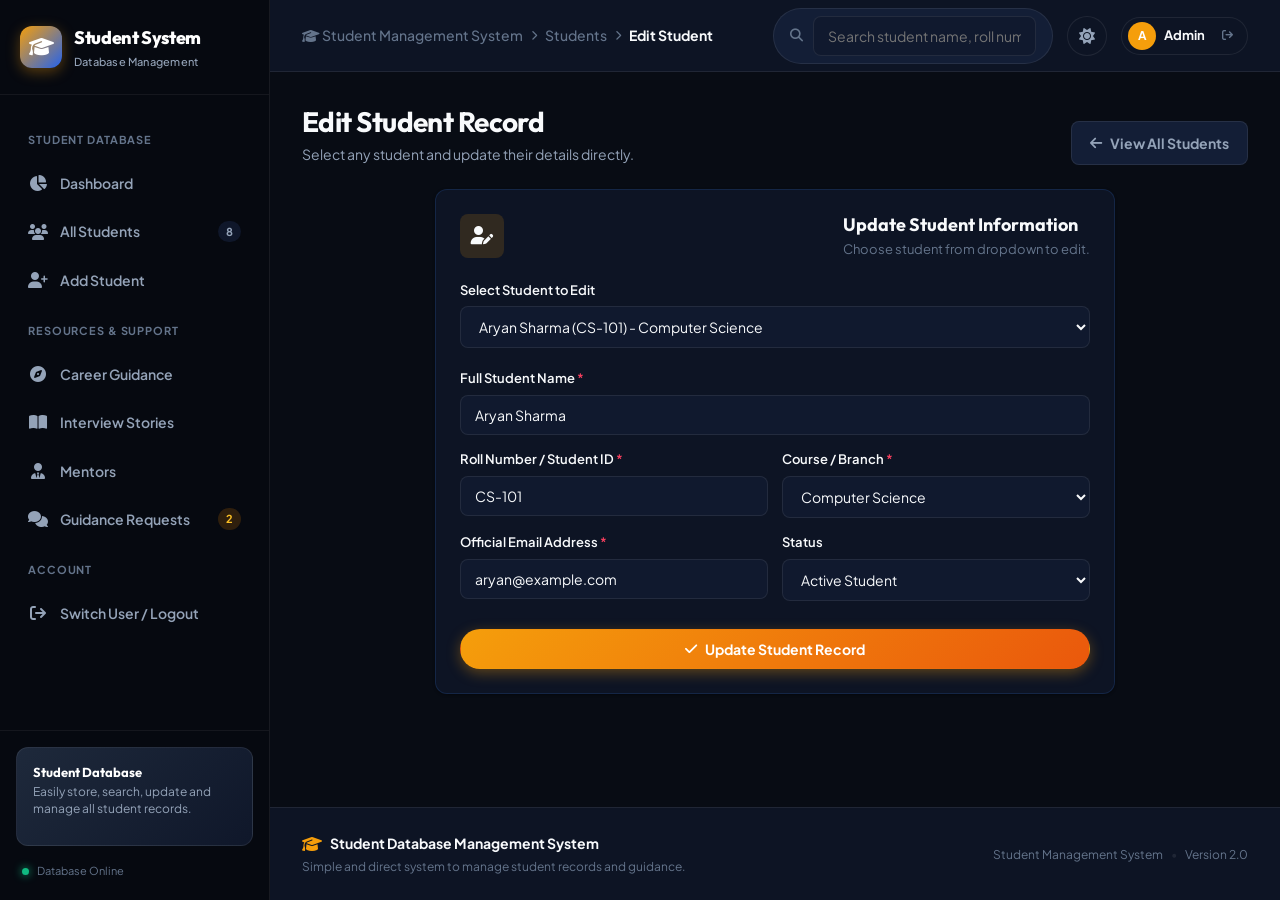
<file: edit-student.html>
<!DOCTYPE html>
<html lang="en" data-theme="dark">
<head>
  <meta charset="UTF-8">
  <meta name="viewport" content="width=device-width, initial-scale=1.0">
  <title>Edit Student | Student Database Management System</title>
  
  <link rel="preconnect" href="https://fonts.googleapis.com">
  <link rel="preconnect" href="https://fonts.gstatic.com" crossorigin>
  <link href="https://fonts.googleapis.com/css2?family=Outfit:wght@500;600;700;800&family=Plus+Jakarta+Sans:ital,wght@0,400;0,500;0,600;0,700;0,800;1,400&display=swap" rel="stylesheet">
  <link rel="stylesheet" href="https://cdnjs.cloudflare.com/ajax/libs/font-awesome/6.5.1/css/all.min.css">
  <link rel="stylesheet" href="assets/css/style.css">
</head>
<body>

<div class="app-layout">
  
  <div class="sidebar-backdrop" id="sidebarBackdrop"></div>

  <!-- ===== SIDEBAR ===== -->
  <aside class="sidebar" id="sidebar">
    <div class="sidebar-header">
      <div class="logo">
        <div class="logo-icon">
          <i class="fa-solid fa-graduation-cap"></i>
        </div>
        <div class="logo-text">
          <span class="brand-title">Student System</span>
          <span class="brand-sub">Database Management</span>
        </div>
      </div>
      <button class="mobile-close-btn" id="closeSidebarBtn" aria-label="Close sidebar">
        <i class="fa-solid fa-xmark"></i>
      </button>
    </div>

    <nav class="sidebar-nav">
      <div class="nav-section-label">STUDENT DATABASE</div>
      <a class="nav-item" href="dashboard.html">
        <i class="fa-solid fa-chart-pie"></i>
        <span>Dashboard</span>
      </a>
      <a class="nav-item" href="students.html">
        <i class="fa-solid fa-users"></i>
        <span>All Students</span>
        <span class="nav-badge" id="navStudentBadge">0</span>
      </a>
      <a class="nav-item" href="add-student.html">
        <i class="fa-solid fa-user-plus"></i>
        <span>Add Student</span>
      </a>

      <div class="nav-section-label">RESOURCES &amp; SUPPORT</div>
      <a class="nav-item" href="career-guidance.html">
        <i class="fa-solid fa-compass"></i>
        <span>Career Guidance</span>
      </a>
      <a class="nav-item" href="interview-experiences.html">
        <i class="fa-solid fa-book-open"></i>
        <span>Interview Stories</span>
      </a>
      <a class="nav-item" href="mentors.html">
        <i class="fa-solid fa-user-tie"></i>
        <span>Mentors</span>
      </a>
      <a class="nav-item" href="guidance-requests.html">
        <i class="fa-solid fa-comments"></i>
        <span>Guidance Requests</span>
        <span class="nav-badge badge-warning" id="navRequestBadge">0</span>
      </a>

      <div class="nav-section-label">ACCOUNT</div>
      <a class="nav-item" href="login.html" id="sidebarLogoutLink">
        <i class="fa-solid fa-arrow-right-from-bracket"></i>
        <span>Switch User / Logout</span>
      </a>
    </nav>

    <div class="sidebar-footer">
      <div class="help-box">
        <h4>Student Database</h4>
        <p>Easily store, search, update and manage all student records.</p>
      </div>
      <div class="system-status">
        <span class="status-dot"></span>
        <span>Database Online</span>
      </div>
    </div>
  </aside>

  <!-- ===== MAIN CONTENT ===== -->
  <main class="main-content">
    
    <header class="topbar">
      <div class="topbar-left">
        <button class="menu-toggle-btn" id="openSidebarBtn" aria-label="Open sidebar">
          <i class="fa-solid fa-bars"></i>
        </button>
        <div class="breadcrumbs">
          <span class="crumb-root"><i class="fa-solid fa-graduation-cap"></i> Student Management System</span>
          <span class="crumb-separator"><i class="fa-solid fa-chevron-right"></i></span>
          <a href="students.html" class="crumb-root">Students</a>
          <span class="crumb-separator"><i class="fa-solid fa-chevron-right"></i></span>
          <span class="crumb-active">Edit Student</span>
        </div>
      </div>

      <div class="topbar-right">
        <div class="search-bar">
          <i class="fa-solid fa-magnifying-glass"></i>
          <input type="text" id="globalSearchInput" placeholder="Search student name, roll number...">
        </div>

        <button class="icon-button" id="themeToggleBtn" title="Toggle Theme" aria-label="Toggle dark/light theme">
          <i class="fa-solid fa-moon" id="themeIcon"></i>
        </button>

        <div class="profile-pill" title="Signed in as current user">
          <div class="avatar-badge">A</div>
          <span class="user-name">Admin</span>
          <a href="login.html" class="profile-logout-btn" id="headerLogoutBtn" title="Switch User / Logout">
            <i class="fa-solid fa-arrow-right-from-bracket"></i>
          </a>
        </div>
      </div>
    </header>

    <div class="page-content-padding">
      
      <div class="page-header-flex">
        <div>
          <h1 class="page-title">Edit Student Record</h1>
          <p class="page-subtitle">Select any student and update their details directly.</p>
        </div>
        <div>
          <a href="students.html" class="btn btn-secondary">
            <i class="fa-solid fa-arrow-left"></i> View All Students
          </a>
        </div>
      </div>

      <div style="max-width: 680px; margin: 0 auto;">
        
        <div class="guidance-form-card">
          <div class="form-card-header">
            <div class="icon-circle bg-primary-soft">
              <i class="fa-solid fa-user-pen text-primary"></i>
            </div>
            <div>
              <h3>Update Student Information</h3>
              <p>Choose student from dropdown to edit.</p>
            </div>
          </div>

          <div class="form-group" style="margin-bottom: 20px;">
            <label for="selectStudentToEdit">Select Student to Edit</label>
            <select id="selectStudentToEdit"></select>
          </div>

          <form id="standaloneEditStudentForm" onsubmit="return false;">
            
            <div class="form-group">
              <label for="editName">Full Student Name <span class="required">*</span></label>
              <input type="text" id="editName" required>
            </div>

            <div class="form-row">
              <div class="form-group">
                <label for="editRoll">Roll Number / Student ID <span class="required">*</span></label>
                <input type="text" id="editRoll" required>
              </div>

              <div class="form-group">
                <label for="editDept">Course / Branch <span class="required">*</span></label>
                <select id="editDept">
                  <option value="Computer Science">Computer Science</option>
                  <option value="Data Science">Data Science</option>
                  <option value="AI & Machine Learning">AI &amp; Machine Learning</option>
                  <option value="Electronics & Comm">Electronics &amp; Comm</option>
                  <option value="UI/UX Design">UI/UX Design</option>
                  <option value="Mechanical Engg">Mechanical Engg</option>
                  <option value="Civil Engg">Civil Engg</option>
                </select>
              </div>
            </div>

            <div class="form-row">
              <div class="form-group">
                <label for="editEmail">Official Email Address <span class="required">*</span></label>
                <input type="email" id="editEmail" required>
              </div>

              <div class="form-group">
                <label for="editStatus">Status</label>
                <select id="editStatus">
                  <option value="Active">Active Student</option>
                  <option value="Placed">Placed</option>
                  <option value="Graduated">Graduated</option>
                </select>
              </div>
            </div>

            <button type="submit" class="btn btn-primary btn-block" id="saveEditStudentBtn" style="margin-top: 14px;">
              <i class="fa-solid fa-check"></i> Update Student Record
            </button>
          </form>
        </div>

      </div>

    </div>

    <!-- Footer -->
    <footer class="app-footer">
      <div class="footer-content">
        <div class="footer-left">
          <div class="footer-logo">
            <i class="fa-solid fa-graduation-cap"></i>
            <b>Student Database Management System</b>
          </div>
          <p>Simple and direct system to manage student records and guidance.</p>
        </div>
        <div class="footer-links">
          <span>Student Management System</span>
          <span class="footer-sep">•</span>
          <span>Version 2.0</span>
        </div>
      </div>
    </footer>

  </main>
</div>

<div class="toast-container" id="toastContainer"></div>
<script src="assets/js/script.js"></script>
</body>
</html>
</file>
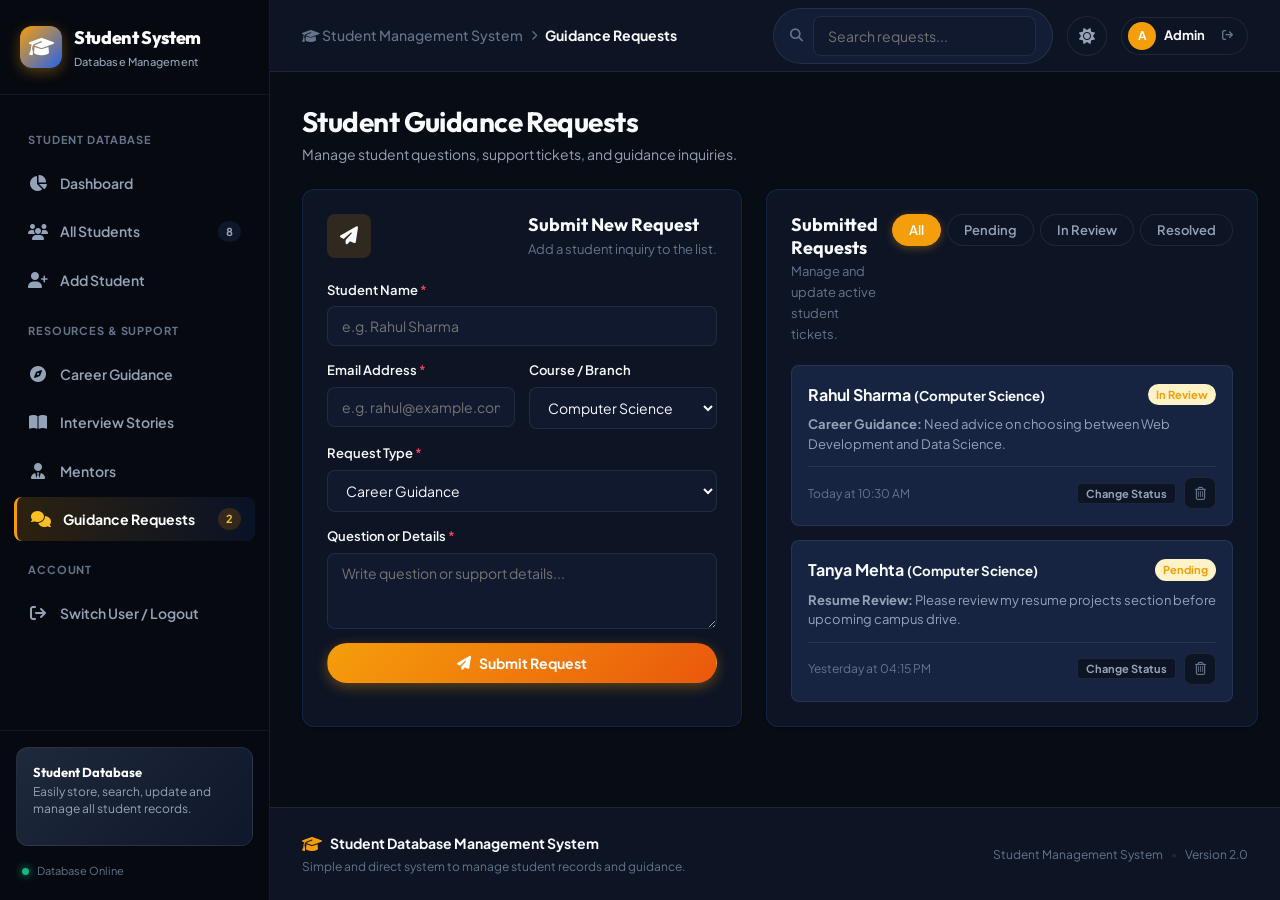
<file: guidance-requests.html>
<!DOCTYPE html>
<html lang="en" data-theme="dark">
<head>
  <meta charset="UTF-8">
  <meta name="viewport" content="width=device-width, initial-scale=1.0">
  <title>Guidance Requests | Student Database Management System</title>
  
  <link rel="preconnect" href="https://fonts.googleapis.com">
  <link rel="preconnect" href="https://fonts.gstatic.com" crossorigin>
  <link href="https://fonts.googleapis.com/css2?family=Outfit:wght@500;600;700;800&family=Plus+Jakarta+Sans:ital,wght@0,400;0,500;0,600;0,700;0,800;1,400&display=swap" rel="stylesheet">
  <link rel="stylesheet" href="https://cdnjs.cloudflare.com/ajax/libs/font-awesome/6.5.1/css/all.min.css">
  <link rel="stylesheet" href="assets/css/style.css">
</head>
<body>

<div class="app-layout">
  
  <div class="sidebar-backdrop" id="sidebarBackdrop"></div>

  <!-- ===== SIDEBAR ===== -->
  <aside class="sidebar" id="sidebar">
    <div class="sidebar-header">
      <div class="logo">
        <div class="logo-icon">
          <i class="fa-solid fa-graduation-cap"></i>
        </div>
        <div class="logo-text">
          <span class="brand-title">Student System</span>
          <span class="brand-sub">Database Management</span>
        </div>
      </div>
      <button class="mobile-close-btn" id="closeSidebarBtn" aria-label="Close sidebar">
        <i class="fa-solid fa-xmark"></i>
      </button>
    </div>

    <nav class="sidebar-nav">
      <div class="nav-section-label">STUDENT DATABASE</div>
      <a class="nav-item" href="dashboard.html">
        <i class="fa-solid fa-chart-pie"></i>
        <span>Dashboard</span>
      </a>
      <a class="nav-item" href="students.html">
        <i class="fa-solid fa-users"></i>
        <span>All Students</span>
        <span class="nav-badge" id="navStudentBadge">0</span>
      </a>
      <a class="nav-item" href="add-student.html">
        <i class="fa-solid fa-user-plus"></i>
        <span>Add Student</span>
      </a>

      <div class="nav-section-label">RESOURCES &amp; SUPPORT</div>
      <a class="nav-item" href="career-guidance.html">
        <i class="fa-solid fa-compass"></i>
        <span>Career Guidance</span>
      </a>
      <a class="nav-item" href="interview-experiences.html">
        <i class="fa-solid fa-book-open"></i>
        <span>Interview Stories</span>
      </a>
      <a class="nav-item" href="mentors.html">
        <i class="fa-solid fa-user-tie"></i>
        <span>Mentors</span>
      </a>
      <a class="nav-item active" href="guidance-requests.html">
        <i class="fa-solid fa-comments"></i>
        <span>Guidance Requests</span>
        <span class="nav-badge badge-warning" id="navRequestBadge">0</span>
      </a>

      <div class="nav-section-label">ACCOUNT</div>
      <a class="nav-item" href="login.html" id="sidebarLogoutLink">
        <i class="fa-solid fa-arrow-right-from-bracket"></i>
        <span>Switch User / Logout</span>
      </a>
    </nav>

    <div class="sidebar-footer">
      <div class="help-box">
        <h4>Student Database</h4>
        <p>Easily store, search, update and manage all student records.</p>
      </div>
      <div class="system-status">
        <span class="status-dot"></span>
        <span>Database Online</span>
      </div>
    </div>
  </aside>

  <!-- ===== MAIN CONTENT ===== -->
  <main class="main-content">
    
    <header class="topbar">
      <div class="topbar-left">
        <button class="menu-toggle-btn" id="openSidebarBtn" aria-label="Open sidebar">
          <i class="fa-solid fa-bars"></i>
        </button>
        <div class="breadcrumbs">
          <span class="crumb-root"><i class="fa-solid fa-graduation-cap"></i> Student Management System</span>
          <span class="crumb-separator"><i class="fa-solid fa-chevron-right"></i></span>
          <span class="crumb-active">Guidance Requests</span>
        </div>
      </div>

      <div class="topbar-right">
        <div class="search-bar">
          <i class="fa-solid fa-magnifying-glass"></i>
          <input type="text" id="globalSearchInput" placeholder="Search requests...">
        </div>

        <button class="icon-button" id="themeToggleBtn" title="Toggle Theme" aria-label="Toggle dark/light theme">
          <i class="fa-solid fa-moon" id="themeIcon"></i>
        </button>

        <div class="profile-pill" title="Signed in as current user">
          <div class="avatar-badge">A</div>
          <span class="user-name">Admin</span>
          <a href="login.html" class="profile-logout-btn" id="headerLogoutBtn" title="Switch User / Logout">
            <i class="fa-solid fa-arrow-right-from-bracket"></i>
          </a>
        </div>
      </div>
    </header>

    <div class="page-content-padding">
      
      <div class="page-header-flex">
        <div>
          <h1 class="page-title">Student Guidance Requests</h1>
          <p class="page-subtitle">Manage student questions, support tickets, and guidance inquiries.</p>
        </div>
      </div>

      <div class="guidance-grid">
        
        <!-- Left: Form -->
        <div class="guidance-form-card">
          <div class="form-card-header">
            <div class="icon-circle bg-primary-soft">
              <i class="fa-solid fa-paper-plane text-primary"></i>
            </div>
            <div>
              <h3>Submit New Request</h3>
              <p>Add a student inquiry to the list.</p>
            </div>
          </div>

          <form id="guidanceForm" onsubmit="return false;">
            <div class="form-group">
              <label for="reqStudentName">Student Name <span class="required">*</span></label>
              <input type="text" id="reqStudentName" placeholder="e.g. Rahul Sharma" required>
            </div>

            <div class="form-row">
              <div class="form-group">
                <label for="reqEmail">Email Address <span class="required">*</span></label>
                <input type="email" id="reqEmail" placeholder="e.g. rahul@example.com" required>
              </div>
              <div class="form-group">
                <label for="reqDepartment">Course / Branch</label>
                <select id="reqDepartment">
                  <option value="Computer Science">Computer Science</option>
                  <option value="Data Science">Data Science</option>
                  <option value="AI & Machine Learning">AI &amp; ML</option>
                  <option value="Electronics & Comm">Electronics</option>
                  <option value="UI/UX Design">UI/UX Design</option>
                </select>
              </div>
            </div>

            <div class="form-group">
              <label for="reqType">Request Type <span class="required">*</span></label>
              <select id="reqType">
                <option value="Career Guidance">Career Guidance</option>
                <option value="Resume Review">Resume Review</option>
                <option value="Interview Help">Interview Preparation</option>
                <option value="Course Selection">Course Selection</option>
              </select>
            </div>

            <div class="form-group">
              <label for="reqMessage">Question or Details <span class="required">*</span></label>
              <textarea id="reqMessage" rows="3" placeholder="Write question or support details..." required></textarea>
            </div>

            <button type="submit" class="btn btn-primary btn-block" id="submitRequestBtn">
              <i class="fa-solid fa-paper-plane"></i> Submit Request
            </button>
          </form>
        </div>

        <!-- Right: Tickets List -->
        <div class="guidance-tickets-card">
          <div class="tickets-card-header">
            <div>
              <h3>Submitted Requests</h3>
              <p>Manage and update active student tickets.</p>
            </div>
            
            <div class="ticket-status-tabs" id="ticketStatusFilter">
              <button class="status-tab-btn active" data-status="all">All</button>
              <button class="status-tab-btn" data-status="Pending">Pending</button>
              <button class="status-tab-btn" data-status="In Review">In Review</button>
              <button class="status-tab-btn" data-status="Resolved">Resolved</button>
            </div>
          </div>

          <div class="tickets-list" id="guidanceTicketsList"></div>
        </div>

      </div>

    </div>

    <!-- Footer -->
    <footer class="app-footer">
      <div class="footer-content">
        <div class="footer-left">
          <div class="footer-logo">
            <i class="fa-solid fa-graduation-cap"></i>
            <b>Student Database Management System</b>
          </div>
          <p>Simple and direct system to manage student records and guidance.</p>
        </div>
        <div class="footer-links">
          <span>Student Management System</span>
          <span class="footer-sep">•</span>
          <span>Version 2.0</span>
        </div>
      </div>
    </footer>

  </main>
</div>

<div class="toast-container" id="toastContainer"></div>
<script src="assets/js/script.js"></script>
</body>
</html>
</file>
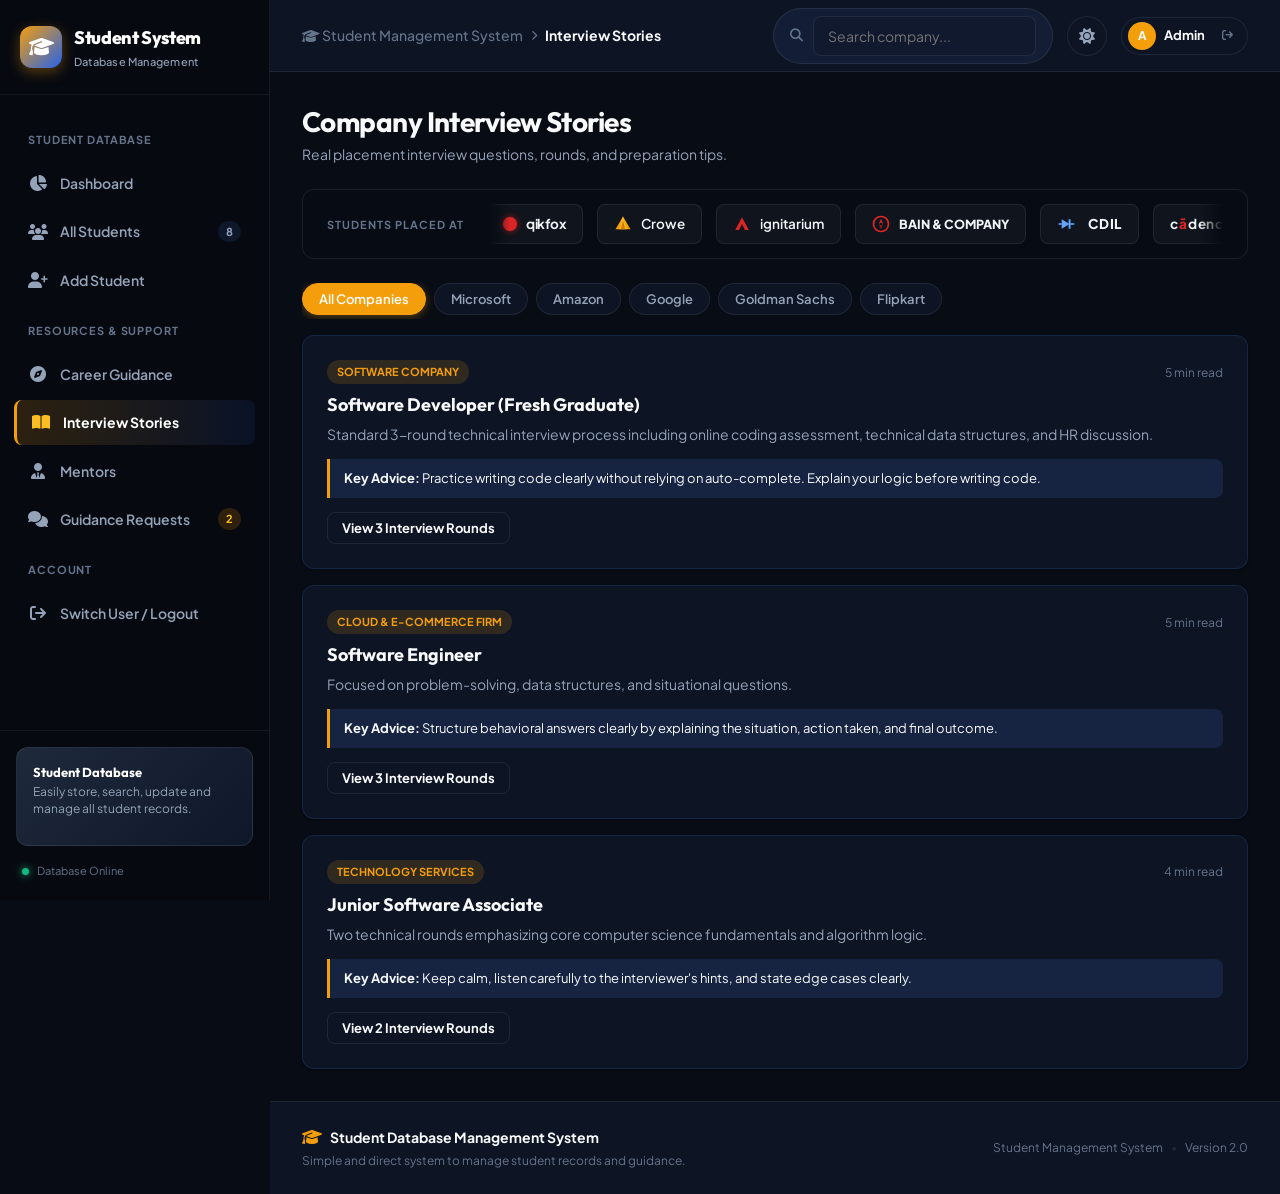
<file: interview-experiences.html>
<!DOCTYPE html>
<html lang="en" data-theme="dark">
<head>
  <meta charset="UTF-8">
  <meta name="viewport" content="width=device-width, initial-scale=1.0">
  <title>Interview Stories | Student Database Management System</title>
  
  <link rel="preconnect" href="https://fonts.googleapis.com">
  <link rel="preconnect" href="https://fonts.gstatic.com" crossorigin>
  <link href="https://fonts.googleapis.com/css2?family=Outfit:wght@500;600;700;800&family=Plus+Jakarta+Sans:ital,wght@0,400;0,500;0,600;0,700;0,800;1,400&display=swap" rel="stylesheet">
  <link rel="stylesheet" href="https://cdnjs.cloudflare.com/ajax/libs/font-awesome/6.5.1/css/all.min.css">
  <link rel="stylesheet" href="assets/css/style.css">
</head>
<body>

<div class="app-layout">
  
  <div class="sidebar-backdrop" id="sidebarBackdrop"></div>

  <!-- ===== SIDEBAR ===== -->
  <aside class="sidebar" id="sidebar">
    <div class="sidebar-header">
      <div class="logo">
        <div class="logo-icon">
          <i class="fa-solid fa-graduation-cap"></i>
        </div>
        <div class="logo-text">
          <span class="brand-title">Student System</span>
          <span class="brand-sub">Database Management</span>
        </div>
      </div>
      <button class="mobile-close-btn" id="closeSidebarBtn" aria-label="Close sidebar">
        <i class="fa-solid fa-xmark"></i>
      </button>
    </div>

    <nav class="sidebar-nav">
      <div class="nav-section-label">STUDENT DATABASE</div>
      <a class="nav-item" href="dashboard.html">
        <i class="fa-solid fa-chart-pie"></i>
        <span>Dashboard</span>
      </a>
      <a class="nav-item" href="students.html">
        <i class="fa-solid fa-users"></i>
        <span>All Students</span>
        <span class="nav-badge" id="navStudentBadge">0</span>
      </a>
      <a class="nav-item" href="add-student.html">
        <i class="fa-solid fa-user-plus"></i>
        <span>Add Student</span>
      </a>

      <div class="nav-section-label">RESOURCES &amp; SUPPORT</div>
      <a class="nav-item" href="career-guidance.html">
        <i class="fa-solid fa-compass"></i>
        <span>Career Guidance</span>
      </a>
      <a class="nav-item active" href="interview-experiences.html">
        <i class="fa-solid fa-book-open"></i>
        <span>Interview Stories</span>
      </a>
      <a class="nav-item" href="mentors.html">
        <i class="fa-solid fa-user-tie"></i>
        <span>Mentors</span>
      </a>
      <a class="nav-item" href="guidance-requests.html">
        <i class="fa-solid fa-comments"></i>
        <span>Guidance Requests</span>
        <span class="nav-badge badge-warning" id="navRequestBadge">0</span>
      </a>

      <div class="nav-section-label">ACCOUNT</div>
      <a class="nav-item" href="login.html" id="sidebarLogoutLink">
        <i class="fa-solid fa-arrow-right-from-bracket"></i>
        <span>Switch User / Logout</span>
      </a>
    </nav>

    <div class="sidebar-footer">
      <div class="help-box">
        <h4>Student Database</h4>
        <p>Easily store, search, update and manage all student records.</p>
      </div>
      <div class="system-status">
        <span class="status-dot"></span>
        <span>Database Online</span>
      </div>
    </div>
  </aside>

  <!-- ===== MAIN CONTENT ===== -->
  <main class="main-content">
    
    <header class="topbar">
      <div class="topbar-left">
        <button class="menu-toggle-btn" id="openSidebarBtn" aria-label="Open sidebar">
          <i class="fa-solid fa-bars"></i>
        </button>
        <div class="breadcrumbs">
          <span class="crumb-root"><i class="fa-solid fa-graduation-cap"></i> Student Management System</span>
          <span class="crumb-separator"><i class="fa-solid fa-chevron-right"></i></span>
          <span class="crumb-active">Interview Stories</span>
        </div>
      </div>

      <div class="topbar-right">
        <div class="search-bar">
          <i class="fa-solid fa-magnifying-glass"></i>
          <input type="text" id="globalSearchInput" placeholder="Search company...">
        </div>

        <button class="icon-button" id="themeToggleBtn" title="Toggle Theme" aria-label="Toggle dark/light theme">
          <i class="fa-solid fa-moon" id="themeIcon"></i>
        </button>

        <div class="profile-pill" title="Signed in as current user">
          <div class="avatar-badge">A</div>
          <span class="user-name">Admin</span>
          <a href="login.html" class="profile-logout-btn" id="headerLogoutBtn" title="Switch User / Logout">
            <i class="fa-solid fa-arrow-right-from-bracket"></i>
          </a>
        </div>
      </div>
    </header>

    <div class="page-content-padding">
      
      <div class="page-header-flex">
        <div>
          <h1 class="page-title">Company Interview Stories</h1>
          <p class="page-subtitle">Real placement interview questions, rounds, and preparation tips.</p>
        </div>
      </div>

      <!-- Real Companies Placement Strip -->
      <div class="companies-slideshow-stripe" style="border-radius: var(--radius-md); border: 1px solid rgba(255,255,255,0.08); margin-bottom: 24px;">
        <div class="stripe-label">
          <span>STUDENTS PLACED AT</span>
        </div>
        
        <div class="stripe-marquee-container">
          <div class="stripe-marquee-track">
            <div class="company-badge-card" title="qikfox">
              <span class="qikfox-pill-icon"></span>
              <span class="company-name qikfox-text">qikfox</span>
            </div>

            <div class="company-badge-card" title="Crowe">
              <svg width="18" height="18" viewBox="0 0 24 24" fill="none">
                <polygon points="12,2 22,19 2,19" fill="#f59e0b"/>
                <polygon points="12,2 17,19 7,19" fill="#fbbf24"/>
                <polygon points="12,7 15,19 9,19" fill="#d97706"/>
              </svg>
              <span class="company-name">Crowe</span>
            </div>

            <div class="company-badge-card" title="Ignitarium">
              <svg width="18" height="18" viewBox="0 0 24 24" fill="none">
                <polygon points="12,3 3,20 8,20 12,12 16,20 21,20" fill="#dc2626"/>
              </svg>
              <span class="company-name">ignitarium</span>
            </div>

            <div class="company-badge-card" title="Bain & Company">
              <svg width="18" height="18" viewBox="0 0 24 24" fill="none">
                <circle cx="12" cy="12" r="10" stroke="#dc2626" stroke-width="2.2"/>
                <polygon points="12,5 15,12 12,10 9,12" fill="#dc2626"/>
                <polygon points="12,19 9,12 12,14 15,12" fill="#991b1b"/>
              </svg>
              <span class="company-name" style="font-weight: 800; font-size: 12.5px;">BAIN &amp; COMPANY</span>
            </div>

            <div class="company-badge-card" title="CDIL">
              <svg width="22" height="16" viewBox="0 0 28 20" fill="none">
                <polygon points="6,4 16,10 6,16" fill="#60a5fa"/>
                <line x1="16" y1="4" x2="16" y2="16" stroke="#60a5fa" stroke-width="2.5"/>
                <line x1="2" y1="10" x2="6" y2="10" stroke="#60a5fa" stroke-width="2"/>
                <line x1="16" y1="10" x2="22" y2="10" stroke="#60a5fa" stroke-width="2"/>
              </svg>
              <span class="company-name" style="font-weight: 800; letter-spacing: 0.05em;">CDIL</span>
            </div>

            <div class="company-badge-card" title="Cadence Design Systems">
              <span class="company-name cadence-brand">c<span class="cadence-accent">&#x101;</span>dence</span>
            </div>

            <div class="company-badge-card" title="Google">
              <svg width="18" height="18" viewBox="0 0 24 24">
                <path fill="#4285F4" d="M22.56 12.25c0-.78-.07-1.53-.2-2.25H12v4.26h5.92c-.26 1.37-1.04 2.53-2.21 3.31v2.77h3.57c2.08-1.92 3.28-4.74 3.28-8.09z"/>
                <path fill="#34A853" d="M12 23c2.97 0 5.46-.98 7.28-2.66l-3.57-2.77c-.98.66-2.23 1.06-3.71 1.06-2.86 0-5.29-1.93-6.16-4.53H2.18v2.84C3.99 20.53 7.7 23 12 23z"/>
                <path fill="#FBBC05" d="M5.84 14.09c-.22-.66-.35-1.36-.35-2.09s.13-1.43.35-2.09V7.06H2.18C1.43 8.55 1 10.22 1 12s.43 3.45 1.18 4.94l2.85-2.22.81-.63z"/>
                <path fill="#EA4335" d="M12 5.38c1.62 0 3.06.56 4.21 1.64l3.15-3.15C17.45 2.09 14.97 1 12 1 7.7 1 3.99 3.47 2.18 7.06l3.66 2.84c.87-2.6 3.3-4.52 6.16-4.52z"/>
              </svg>
              <span class="company-name">Google</span>
            </div>

            <div class="company-badge-card" title="Microsoft">
              <svg width="18" height="18" viewBox="0 0 24 24">
                <rect x="2" y="2" width="9" height="9" fill="#f25022"/>
                <rect x="13" y="2" width="9" height="9" fill="#7fba00"/>
                <rect x="2" y="13" width="9" height="9" fill="#00a4ef"/>
                <rect x="13" y="13" width="9" height="9" fill="#ffb900"/>
              </svg>
              <span class="company-name">Microsoft</span>
            </div>

            <div class="company-badge-card" title="Amazon">
              <span class="company-name" style="font-weight: 700;">amazon</span>
              <svg width="18" height="10" viewBox="0 0 40 16">
                <path d="M2 4 Q20 16 38 4" stroke="#ff9900" stroke-width="3.5" fill="none" stroke-linecap="round"/>
                <polygon points="34,1 40,4 35,8" fill="#ff9900"/>
              </svg>
            </div>

            <div class="company-badge-card" title="Tata Consultancy Services">
              <span class="tcs-badge-accent">TATA</span>
              <span class="company-name" style="font-weight: 800; color: #60a5fa;">TCS</span>
            </div>

            <div class="company-badge-card" title="Infosys">
              <span class="company-name" style="font-weight: 800; color: #60a5fa; letter-spacing: 0.03em;">Infosys</span>
            </div>

            <div class="company-badge-card" title="Wipro">
              <svg width="18" height="18" viewBox="0 0 24 24">
                <circle cx="8" cy="8" r="3" fill="#ea580c"/>
                <circle cx="16" cy="8" r="3" fill="#ca8a04"/>
                <circle cx="8" cy="16" r="3" fill="#16a34a"/>
                <circle cx="16" cy="16" r="3" fill="#2563eb"/>
              </svg>
              <span class="company-name">wipro</span>
            </div>

            <div class="company-badge-card" title="Accenture">
              <span class="company-name">accenture</span>
              <span style="color: #a855f7; font-weight: 900; font-size: 17px; margin-left: -2px;">&gt;</span>
            </div>

            <div class="company-badge-card" title="Deloitte">
              <span class="company-name" style="font-weight: 800;">Deloitte<span style="color: #84cc16;">.</span></span>
            </div>

            <div class="company-badge-card" title="Oracle">
              <svg width="16" height="16" viewBox="0 0 24 24">
                <rect x="2" y="5" width="20" height="14" rx="7" fill="#dc2626"/>
                <rect x="7" y="8" width="10" height="8" rx="4" fill="#0c1017"/>
              </svg>
              <span class="company-name" style="font-weight: 800; color: #f87171; font-size: 13px;">ORACLE</span>
            </div>

            <div class="company-badge-card" title="Cisco Systems">
              <svg width="22" height="16" viewBox="0 0 32 20">
                <line x1="4" y1="12" x2="4" y2="18" stroke="#38bdf8" stroke-width="2.2" stroke-linecap="round"/>
                <line x1="9" y1="8" x2="9" y2="18" stroke="#38bdf8" stroke-width="2.2" stroke-linecap="round"/>
                <line x1="14" y1="4" x2="14" y2="18" stroke="#38bdf8" stroke-width="2.2" stroke-linecap="round"/>
                <line x1="18" y1="4" x2="18" y2="18" stroke="#38bdf8" stroke-width="2.2" stroke-linecap="round"/>
                <line x1="23" y1="8" x2="23" y2="18" stroke="#38bdf8" stroke-width="2.2" stroke-linecap="round"/>
                <line x1="28" y1="12" x2="28" y2="18" stroke="#38bdf8" stroke-width="2.2" stroke-linecap="round"/>
              </svg>
              <span class="company-name" style="font-weight: 800; letter-spacing: 0.05em;">CISCO</span>
            </div>

            <div class="company-badge-card" title="IBM">
              <span class="company-name" style="font-weight: 800; color: #60a5fa; letter-spacing: 0.12em; font-family: monospace;">IBM</span>
            </div>

            <div class="company-badge-card" title="Intel">
              <span class="company-name" style="color: #38bdf8; font-weight: 800; font-style: italic;">intel</span>
            </div>

            <div class="company-badge-card" title="Goldman Sachs">
              <span class="company-name" style="font-weight: 800; font-size: 12.5px;">Goldman Sachs</span>
            </div>

            <div class="company-badge-card" title="NVIDIA">
              <svg width="18" height="16" viewBox="0 0 24 20" fill="none">
                <path d="M4 15 C4 8 10 4 17 4 C14 7 11 11 11 15 Z" fill="#22c55e"/>
                <path d="M1 17 C2 6 12 1 23 1 C17 5 13 11 13 17 Z" stroke="#22c55e" stroke-width="1.8" fill="none"/>
              </svg>
              <span class="company-name" style="font-weight: 800; color: #4ade80;">NVIDIA</span>
            </div>

            <!-- Set 2 duplicate -->
            <div class="company-badge-card" title="qikfox">
              <span class="qikfox-pill-icon"></span>
              <span class="company-name qikfox-text">qikfox</span>
            </div>

            <div class="company-badge-card" title="Crowe">
              <svg width="18" height="18" viewBox="0 0 24 24" fill="none">
                <polygon points="12,2 22,19 2,19" fill="#f59e0b"/>
                <polygon points="12,2 17,19 7,19" fill="#fbbf24"/>
                <polygon points="12,7 15,19 9,19" fill="#d97706"/>
              </svg>
              <span class="company-name">Crowe</span>
            </div>

            <div class="company-badge-card" title="Ignitarium">
              <svg width="18" height="18" viewBox="0 0 24 24" fill="none">
                <polygon points="12,3 3,20 8,20 12,12 16,20 21,20" fill="#dc2626"/>
              </svg>
              <span class="company-name">ignitarium</span>
            </div>

            <div class="company-badge-card" title="Bain & Company">
              <svg width="18" height="18" viewBox="0 0 24 24" fill="none">
                <circle cx="12" cy="12" r="10" stroke="#dc2626" stroke-width="2.2"/>
                <polygon points="12,5 15,12 12,10 9,12" fill="#dc2626"/>
                <polygon points="12,19 9,12 12,14 15,12" fill="#991b1b"/>
              </svg>
              <span class="company-name" style="font-weight: 800; font-size: 12.5px;">BAIN &amp; COMPANY</span>
            </div>

            <div class="company-badge-card" title="CDIL">
              <svg width="22" height="16" viewBox="0 0 28 20" fill="none">
                <polygon points="6,4 16,10 6,16" fill="#60a5fa"/>
                <line x1="16" y1="4" x2="16" y2="16" stroke="#60a5fa" stroke-width="2.5"/>
                <line x1="2" y1="10" x2="6" y2="10" stroke="#60a5fa" stroke-width="2"/>
                <line x1="16" y1="10" x2="22" y2="10" stroke="#60a5fa" stroke-width="2"/>
              </svg>
              <span class="company-name" style="font-weight: 800; letter-spacing: 0.05em;">CDIL</span>
            </div>

            <div class="company-badge-card" title="Cadence Design Systems">
              <span class="company-name cadence-brand">c<span class="cadence-accent">&#x101;</span>dence</span>
            </div>

            <div class="company-badge-card" title="Google">
              <svg width="18" height="18" viewBox="0 0 24 24">
                <path fill="#4285F4" d="M22.56 12.25c0-.78-.07-1.53-.2-2.25H12v4.26h5.92c-.26 1.37-1.04 2.53-2.21 3.31v2.77h3.57c2.08-1.92 3.28-4.74 3.28-8.09z"/>
                <path fill="#34A853" d="M12 23c2.97 0 5.46-.98 7.28-2.66l-3.57-2.77c-.98.66-2.23 1.06-3.71 1.06-2.86 0-5.29-1.93-6.16-4.53H2.18v2.84C3.99 20.53 7.7 23 12 23z"/>
                <path fill="#FBBC05" d="M5.84 14.09c-.22-.66-.35-1.36-.35-2.09s.13-1.43.35-2.09V7.06H2.18C1.43 8.55 1 10.22 1 12s.43 3.45 1.18 4.94l2.85-2.22.81-.63z"/>
                <path fill="#EA4335" d="M12 5.38c1.62 0 3.06.56 4.21 1.64l3.15-3.15C17.45 2.09 14.97 1 12 1 7.7 1 3.99 3.47 2.18 7.06l3.66 2.84c.87-2.6 3.3-4.52 6.16-4.52z"/>
              </svg>
              <span class="company-name">Google</span>
            </div>

            <div class="company-badge-card" title="Microsoft">
              <svg width="18" height="18" viewBox="0 0 24 24">
                <rect x="2" y="2" width="9" height="9" fill="#f25022"/>
                <rect x="13" y="2" width="9" height="9" fill="#7fba00"/>
                <rect x="2" y="13" width="9" height="9" fill="#00a4ef"/>
                <rect x="13" y="13" width="9" height="9" fill="#ffb900"/>
              </svg>
              <span class="company-name">Microsoft</span>
            </div>

            <div class="company-badge-card" title="Amazon">
              <span class="company-name" style="font-weight: 700;">amazon</span>
              <svg width="18" height="10" viewBox="0 0 40 16">
                <path d="M2 4 Q20 16 38 4" stroke="#ff9900" stroke-width="3.5" fill="none" stroke-linecap="round"/>
                <polygon points="34,1 40,4 35,8" fill="#ff9900"/>
              </svg>
            </div>

            <div class="company-badge-card" title="Tata Consultancy Services">
              <span class="tcs-badge-accent">TATA</span>
              <span class="company-name" style="font-weight: 800; color: #60a5fa;">TCS</span>
            </div>

            <div class="company-badge-card" title="Infosys">
              <span class="company-name" style="font-weight: 800; color: #60a5fa; letter-spacing: 0.03em;">Infosys</span>
            </div>

            <div class="company-badge-card" title="Wipro">
              <svg width="18" height="18" viewBox="0 0 24 24">
                <circle cx="8" cy="8" r="3" fill="#ea580c"/>
                <circle cx="16" cy="8" r="3" fill="#ca8a04"/>
                <circle cx="8" cy="16" r="3" fill="#16a34a"/>
                <circle cx="16" cy="16" r="3" fill="#2563eb"/>
              </svg>
              <span class="company-name">wipro</span>
            </div>

            <div class="company-badge-card" title="Accenture">
              <span class="company-name">accenture</span>
              <span style="color: #a855f7; font-weight: 900; font-size: 17px; margin-left: -2px;">&gt;</span>
            </div>

            <div class="company-badge-card" title="Deloitte">
              <span class="company-name" style="font-weight: 800;">Deloitte<span style="color: #84cc16;">.</span></span>
            </div>

            <div class="company-badge-card" title="Oracle">
              <svg width="16" height="16" viewBox="0 0 24 24">
                <rect x="2" y="5" width="20" height="14" rx="7" fill="#dc2626"/>
                <rect x="7" y="8" width="10" height="8" rx="4" fill="#0c1017"/>
              </svg>
              <span class="company-name" style="font-weight: 800; color: #f87171; font-size: 13px;">ORACLE</span>
            </div>

            <div class="company-badge-card" title="Cisco Systems">
              <svg width="22" height="16" viewBox="0 0 32 20">
                <line x1="4" y1="12" x2="4" y2="18" stroke="#38bdf8" stroke-width="2.2" stroke-linecap="round"/>
                <line x1="9" y1="8" x2="9" y2="18" stroke="#38bdf8" stroke-width="2.2" stroke-linecap="round"/>
                <line x1="14" y1="4" x2="14" y2="18" stroke="#38bdf8" stroke-width="2.2" stroke-linecap="round"/>
                <line x1="18" y1="4" x2="18" y2="18" stroke="#38bdf8" stroke-width="2.2" stroke-linecap="round"/>
                <line x1="23" y1="8" x2="23" y2="18" stroke="#38bdf8" stroke-width="2.2" stroke-linecap="round"/>
                <line x1="28" y1="12" x2="28" y2="18" stroke="#38bdf8" stroke-width="2.2" stroke-linecap="round"/>
              </svg>
              <span class="company-name" style="font-weight: 800; letter-spacing: 0.05em;">CISCO</span>
            </div>

            <div class="company-badge-card" title="IBM">
              <span class="company-name" style="font-weight: 800; color: #60a5fa; letter-spacing: 0.12em; font-family: monospace;">IBM</span>
            </div>

            <div class="company-badge-card" title="Intel">
              <span class="company-name" style="color: #38bdf8; font-weight: 800; font-style: italic;">intel</span>
            </div>

            <div class="company-badge-card" title="Goldman Sachs">
              <span class="company-name" style="font-weight: 800; font-size: 12.5px;">Goldman Sachs</span>
            </div>

            <div class="company-badge-card" title="NVIDIA">
              <svg width="18" height="16" viewBox="0 0 24 20" fill="none">
                <path d="M4 15 C4 8 10 4 17 4 C14 7 11 11 11 15 Z" fill="#22c55e"/>
                <path d="M1 17 C2 6 12 1 23 1 C17 5 13 11 13 17 Z" stroke="#22c55e" stroke-width="1.8" fill="none"/>
              </svg>
              <span class="company-name" style="font-weight: 800; color: #4ade80;">NVIDIA</span>
            </div>
          </div>
        </div>
      </div>

      <div class="story-tabs-bar" id="storyFilterContainer">
        <button class="story-tab active" data-topic="all">All Companies</button>
        <button class="story-tab" data-topic="microsoft">Microsoft</button>
        <button class="story-tab" data-topic="amazon">Amazon</button>
        <button class="story-tab" data-topic="google">Google</button>
        <button class="story-tab" data-topic="goldman">Goldman Sachs</button>
        <button class="story-tab" data-topic="flipkart">Flipkart</button>
      </div>

      <div class="stories-list" id="storiesList"></div>

    </div>

    <!-- Footer -->
    <footer class="app-footer">
      <div class="footer-content">
        <div class="footer-left">
          <div class="footer-logo">
            <i class="fa-solid fa-graduation-cap"></i>
            <b>Student Database Management System</b>
          </div>
          <p>Simple and direct system to manage student records and guidance.</p>
        </div>
        <div class="footer-links">
          <span>Student Management System</span>
          <span class="footer-sep">•</span>
          <span>Version 2.0</span>
        </div>
      </div>
    </footer>

  </main>
</div>

<!-- ==================== MODAL: FULL STORY VIEWER ==================== -->
<div class="modal-overlay" id="storyDetailModal">
  <div class="modal-dialog modal-dialog-lg">
    <div class="modal-header">
      <div class="modal-title-wrap">
        <div class="modal-icon-badge bg-primary-soft">
          <i class="fa-solid fa-building text-primary"></i>
        </div>
        <div>
          <h3 id="storyModalCompany">Interview Experience</h3>
          <p id="storyModalCandidate">Role and Candidate Info</p>
        </div>
      </div>
      <button class="modal-close-btn" id="closeStoryModalBtn" aria-label="Close modal">
        <i class="fa-solid fa-xmark"></i>
      </button>
    </div>

    <div class="modal-body">
      <div class="story-detail-meta" id="storyModalMetaPills"></div>

      <div class="story-detail-section">
        <h4>Overview</h4>
        <p id="storyModalOverview">Hiring overview.</p>
      </div>

      <div class="story-detail-section">
        <h4>Interview Rounds</h4>
        <div class="story-rounds-container" id="storyModalRoundsContainer"></div>
      </div>

      <div class="story-detail-section">
        <h4>Key Preparation Advice</h4>
        <div class="story-advice-box" id="storyModalAdvice"></div>
      </div>
    </div>

    <div class="modal-footer">
      <button class="btn btn-secondary" id="closeStoryBottomBtn">Close</button>
    </div>
  </div>
</div>

<div class="toast-container" id="toastContainer"></div>
<script src="assets/js/script.js"></script>
</body>
</html>
</file>
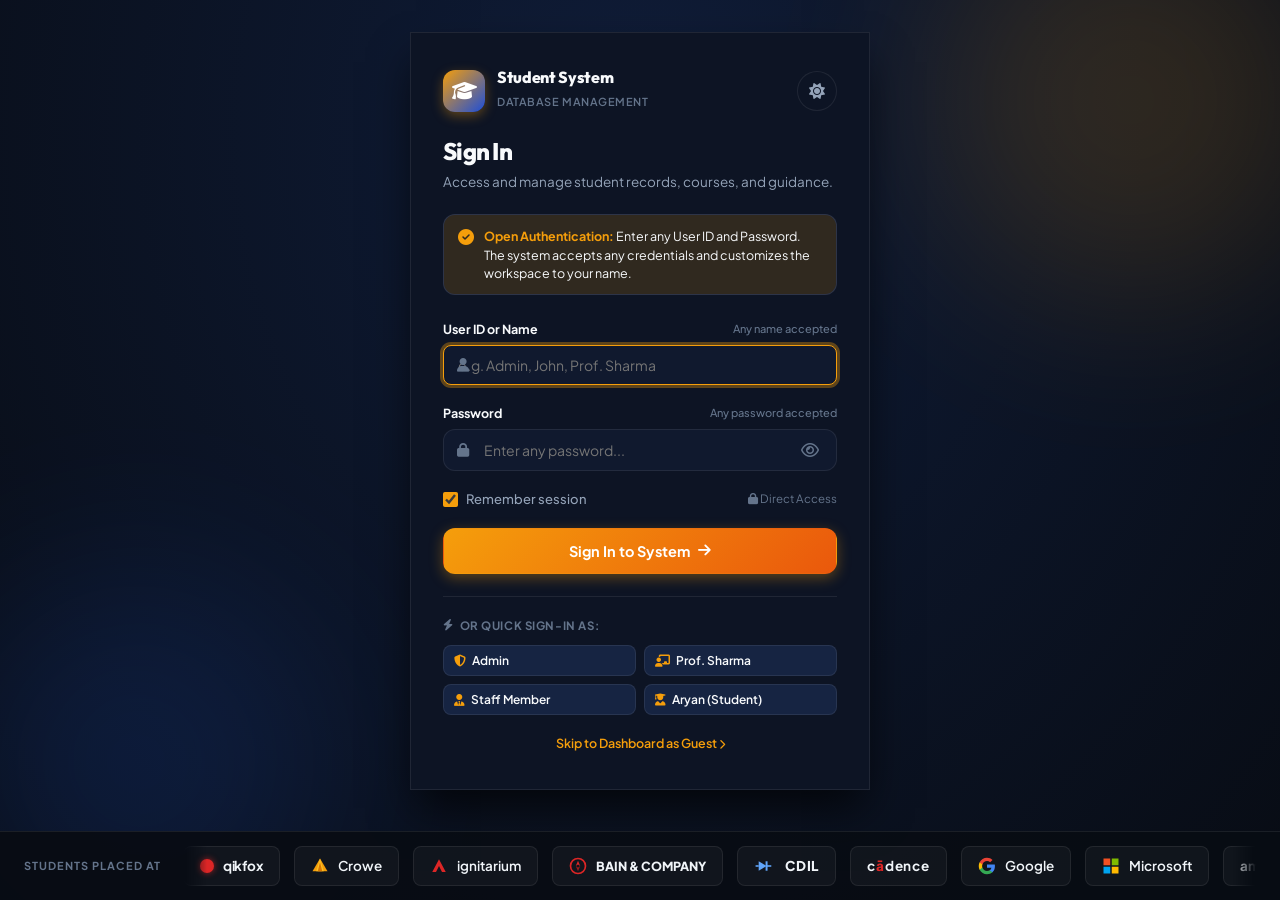
<file: login.html>
<!DOCTYPE html>
<html lang="en" data-theme="dark">
<head>
  <meta charset="UTF-8">
  <meta name="viewport" content="width=device-width, initial-scale=1.0">
  <title>Sign In - Student Database Management System</title>
  
  <!-- Google Fonts: Outfit & Plus Jakarta Sans -->
  <link rel="preconnect" href="https://fonts.googleapis.com">
  <link rel="preconnect" href="https://fonts.gstatic.com" crossorigin>
  <link href="https://fonts.googleapis.com/css2?family=Outfit:wght@400;500;600;700;800&family=Plus+Jakarta+Sans:wght@400;500;600;700&display=swap" rel="stylesheet">
  
  <!-- Font Awesome 6.4.0 -->
  <link rel="stylesheet" href="https://cdnjs.cloudflare.com/ajax/libs/font-awesome/6.4.0/css/all.min.css">
  
  <!-- Stylesheet -->
  <link rel="stylesheet" href="assets/css/style.css">
</head>
<body class="auth-body">

  <!-- Ambient Background Glowing Orbs -->
  <div class="auth-ambient-bg">
    <div class="auth-orb auth-orb-1"></div>
    <div class="auth-orb auth-orb-2"></div>
  </div>

  <!-- Centered Login Card -->
  <div class="auth-card-wrap">
    <div class="auth-card">
      
      <!-- Top Action Bar (Brand + Theme Toggle) -->
      <div class="auth-topbar-actions">
        <div class="auth-brand">
          <div class="auth-brand-icon">
            <i class="fa-solid fa-graduation-cap"></i>
          </div>
          <div class="auth-brand-text">
            <h3>Student System</h3>
            <span>Database Management</span>
          </div>
        </div>

        <button class="icon-button" id="themeToggleBtn" title="Toggle Theme" aria-label="Toggle dark/light theme">
          <i class="fa-solid fa-moon" id="themeIcon"></i>
        </button>
      </div>

      <!-- Header -->
      <div class="auth-header">
        <h1>Sign In</h1>
        <p>Access and manage student records, courses, and guidance.</p>
      </div>

      <!-- Open Authentication Notice -->
      <div class="auth-info-banner">
        <i class="fa-solid fa-circle-check"></i>
        <div class="auth-info-banner-text">
          <strong>Open Authentication:</strong> Enter any User ID and Password. The system accepts any credentials and customizes the workspace to your name.
        </div>
      </div>

      <!-- Login Form -->
      <form class="auth-form" id="loginForm" autocomplete="on">
        
        <!-- User ID / Name -->
        <div class="auth-form-group">
          <label for="authUsername">
            <span>User ID or Name</span>
            <span class="label-hint">Any name accepted</span>
          </label>
          <div class="auth-input-wrapper">
            <i class="fa-solid fa-user auth-input-icon"></i>
            <input 
              type="text" 
              class="auth-input" 
              id="authUsername" 
              name="username"
              placeholder="e.g. Admin, John, Prof. Sharma" 
              required 
              autofocus
            >
          </div>
        </div>

        <!-- Password -->
        <div class="auth-form-group">
          <label for="authPassword">
            <span>Password</span>
            <span class="label-hint">Any password accepted</span>
          </label>
          <div class="auth-input-wrapper">
            <i class="fa-solid fa-lock auth-input-icon"></i>
            <input 
              type="password" 
              class="auth-input" 
              id="authPassword" 
              name="password"
              placeholder="Enter any password..." 
              required
            >
            <button type="button" class="auth-toggle-pwd-btn" id="togglePwdBtn" aria-label="Toggle password visibility">
              <i class="fa-regular fa-eye" id="togglePwdIcon"></i>
            </button>
          </div>
        </div>

        <!-- Options Row -->
        <div class="auth-row-options">
          <label class="auth-checkbox-label">
            <input type="checkbox" id="rememberMe" checked>
            <span>Remember session</span>
          </label>
          <span style="font-size: 11.5px; color: var(--text-muted);"><i class="fa-solid fa-lock"></i> Direct Access</span>
        </div>

        <!-- Submit Button -->
        <button type="submit" class="btn btn-primary auth-submit-btn" id="loginSubmitBtn">
          <span id="btnText">Sign In to System</span>
          <i class="fa-solid fa-arrow-right" id="btnIcon"></i>
        </button>
      </form>

      <!-- Quick Preset Profiles -->
      <div class="quick-profiles-section">
        <div class="quick-profiles-title">
          <i class="fa-solid fa-bolt"></i>
          <span>Or Quick Sign-In As:</span>
        </div>
        <div class="quick-chips-grid">
          <button type="button" class="quick-user-chip" data-user="Admin">
            <i class="fa-solid fa-shield-halved"></i>
            <span>Admin</span>
          </button>
          <button type="button" class="quick-user-chip" data-user="Prof. Sharma">
            <i class="fa-solid fa-chalkboard-user"></i>
            <span>Prof. Sharma</span>
          </button>
          <button type="button" class="quick-user-chip" data-user="Staff Member">
            <i class="fa-solid fa-user-tie"></i>
            <span>Staff Member</span>
          </button>
          <button type="button" class="quick-user-chip" data-user="Aryan (Student)">
            <i class="fa-solid fa-user-graduate"></i>
            <span>Aryan (Student)</span>
          </button>
        </div>
      </div>

      <!-- Direct Link -->
      <div class="auth-footer-link">
        <a href="dashboard.html" id="skipToDashLink">Skip to Dashboard as Guest <i class="fa-solid fa-chevron-right" style="font-size: 10px;"></i></a>
      </div>

    </div>
  </div>

  <!-- Real Companies Slideshow Marquee Stripe on Login -->
  <div class="login-companies-strip-wrap" style="width: 100%; margin-top: 24px; z-index: 2;">
    <div class="companies-slideshow-stripe" style="border-top: 1px solid rgba(255,255,255,0.08); background: rgba(8, 12, 20, 0.95);">
      <div class="stripe-label">
        <span>STUDENTS PLACED AT</span>
      </div>
      
      <div class="stripe-marquee-container">
        <div class="stripe-marquee-track">
          <div class="company-badge-card" title="qikfox">
            <span class="qikfox-pill-icon"></span>
            <span class="company-name qikfox-text">qikfox</span>
          </div>

          <div class="company-badge-card" title="Crowe">
            <svg width="18" height="18" viewBox="0 0 24 24" fill="none">
              <polygon points="12,2 22,19 2,19" fill="#f59e0b"/>
              <polygon points="12,2 17,19 7,19" fill="#fbbf24"/>
              <polygon points="12,7 15,19 9,19" fill="#d97706"/>
            </svg>
            <span class="company-name">Crowe</span>
          </div>

          <div class="company-badge-card" title="Ignitarium">
            <svg width="18" height="18" viewBox="0 0 24 24" fill="none">
              <polygon points="12,3 3,20 8,20 12,12 16,20 21,20" fill="#dc2626"/>
            </svg>
            <span class="company-name">ignitarium</span>
          </div>

          <div class="company-badge-card" title="Bain & Company">
            <svg width="18" height="18" viewBox="0 0 24 24" fill="none">
              <circle cx="12" cy="12" r="10" stroke="#dc2626" stroke-width="2.2"/>
              <polygon points="12,5 15,12 12,10 9,12" fill="#dc2626"/>
              <polygon points="12,19 9,12 12,14 15,12" fill="#991b1b"/>
            </svg>
            <span class="company-name" style="font-weight: 800; font-size: 12.5px;">BAIN &amp; COMPANY</span>
          </div>

          <div class="company-badge-card" title="CDIL">
            <svg width="22" height="16" viewBox="0 0 28 20" fill="none">
              <polygon points="6,4 16,10 6,16" fill="#60a5fa"/>
              <line x1="16" y1="4" x2="16" y2="16" stroke="#60a5fa" stroke-width="2.5"/>
              <line x1="2" y1="10" x2="6" y2="10" stroke="#60a5fa" stroke-width="2"/>
              <line x1="16" y1="10" x2="22" y2="10" stroke="#60a5fa" stroke-width="2"/>
            </svg>
            <span class="company-name" style="font-weight: 800; letter-spacing: 0.05em;">CDIL</span>
          </div>

          <div class="company-badge-card" title="Cadence Design Systems">
            <span class="company-name cadence-brand">c<span class="cadence-accent">&#x101;</span>dence</span>
          </div>

          <div class="company-badge-card" title="Google">
            <svg width="18" height="18" viewBox="0 0 24 24">
              <path fill="#4285F4" d="M22.56 12.25c0-.78-.07-1.53-.2-2.25H12v4.26h5.92c-.26 1.37-1.04 2.53-2.21 3.31v2.77h3.57c2.08-1.92 3.28-4.74 3.28-8.09z"/>
              <path fill="#34A853" d="M12 23c2.97 0 5.46-.98 7.28-2.66l-3.57-2.77c-.98.66-2.23 1.06-3.71 1.06-2.86 0-5.29-1.93-6.16-4.53H2.18v2.84C3.99 20.53 7.7 23 12 23z"/>
              <path fill="#FBBC05" d="M5.84 14.09c-.22-.66-.35-1.36-.35-2.09s.13-1.43.35-2.09V7.06H2.18C1.43 8.55 1 10.22 1 12s.43 3.45 1.18 4.94l2.85-2.22.81-.63z"/>
              <path fill="#EA4335" d="M12 5.38c1.62 0 3.06.56 4.21 1.64l3.15-3.15C17.45 2.09 14.97 1 12 1 7.7 1 3.99 3.47 2.18 7.06l3.66 2.84c.87-2.6 3.3-4.52 6.16-4.52z"/>
            </svg>
            <span class="company-name">Google</span>
          </div>

          <div class="company-badge-card" title="Microsoft">
            <svg width="18" height="18" viewBox="0 0 24 24">
              <rect x="2" y="2" width="9" height="9" fill="#f25022"/>
              <rect x="13" y="2" width="9" height="9" fill="#7fba00"/>
              <rect x="2" y="13" width="9" height="9" fill="#00a4ef"/>
              <rect x="13" y="13" width="9" height="9" fill="#ffb900"/>
            </svg>
            <span class="company-name">Microsoft</span>
          </div>

          <div class="company-badge-card" title="Amazon">
            <span class="company-name" style="font-weight: 700;">amazon</span>
            <svg width="18" height="10" viewBox="0 0 40 16">
              <path d="M2 4 Q20 16 38 4" stroke="#ff9900" stroke-width="3.5" fill="none" stroke-linecap="round"/>
              <polygon points="34,1 40,4 35,8" fill="#ff9900"/>
            </svg>
          </div>

          <div class="company-badge-card" title="Tata Consultancy Services">
            <span class="tcs-badge-accent">TATA</span>
            <span class="company-name" style="font-weight: 800; color: #60a5fa;">TCS</span>
          </div>

          <div class="company-badge-card" title="Infosys">
            <span class="company-name" style="font-weight: 800; color: #60a5fa; letter-spacing: 0.03em;">Infosys</span>
          </div>

          <div class="company-badge-card" title="Wipro">
            <svg width="18" height="18" viewBox="0 0 24 24">
              <circle cx="8" cy="8" r="3" fill="#ea580c"/>
              <circle cx="16" cy="8" r="3" fill="#ca8a04"/>
              <circle cx="8" cy="16" r="3" fill="#16a34a"/>
              <circle cx="16" cy="16" r="3" fill="#2563eb"/>
            </svg>
            <span class="company-name">wipro</span>
          </div>

          <div class="company-badge-card" title="Accenture">
            <span class="company-name">accenture</span>
            <span style="color: #a855f7; font-weight: 900; font-size: 17px; margin-left: -2px;">&gt;</span>
          </div>

          <div class="company-badge-card" title="Deloitte">
            <span class="company-name" style="font-weight: 800;">Deloitte<span style="color: #84cc16;">.</span></span>
          </div>

          <div class="company-badge-card" title="Oracle">
            <svg width="16" height="16" viewBox="0 0 24 24">
              <rect x="2" y="5" width="20" height="14" rx="7" fill="#dc2626"/>
              <rect x="7" y="8" width="10" height="8" rx="4" fill="#0c1017"/>
            </svg>
            <span class="company-name" style="font-weight: 800; color: #f87171; font-size: 13px;">ORACLE</span>
          </div>

          <div class="company-badge-card" title="Cisco Systems">
            <svg width="22" height="16" viewBox="0 0 32 20">
              <line x1="4" y1="12" x2="4" y2="18" stroke="#38bdf8" stroke-width="2.2" stroke-linecap="round"/>
              <line x1="9" y1="8" x2="9" y2="18" stroke="#38bdf8" stroke-width="2.2" stroke-linecap="round"/>
              <line x1="14" y1="4" x2="14" y2="18" stroke="#38bdf8" stroke-width="2.2" stroke-linecap="round"/>
              <line x1="18" y1="4" x2="18" y2="18" stroke="#38bdf8" stroke-width="2.2" stroke-linecap="round"/>
              <line x1="23" y1="8" x2="23" y2="18" stroke="#38bdf8" stroke-width="2.2" stroke-linecap="round"/>
              <line x1="28" y1="12" x2="28" y2="18" stroke="#38bdf8" stroke-width="2.2" stroke-linecap="round"/>
            </svg>
            <span class="company-name" style="font-weight: 800; letter-spacing: 0.05em;">CISCO</span>
          </div>

          <div class="company-badge-card" title="IBM">
            <span class="company-name" style="font-weight: 800; color: #60a5fa; letter-spacing: 0.12em; font-family: monospace;">IBM</span>
          </div>

          <div class="company-badge-card" title="Intel">
            <span class="company-name" style="color: #38bdf8; font-weight: 800; font-style: italic;">intel</span>
          </div>

          <div class="company-badge-card" title="Goldman Sachs">
            <span class="company-name" style="font-weight: 800; font-size: 12.5px;">Goldman Sachs</span>
          </div>

          <div class="company-badge-card" title="NVIDIA">
            <svg width="18" height="16" viewBox="0 0 24 20" fill="none">
              <path d="M4 15 C4 8 10 4 17 4 C14 7 11 11 11 15 Z" fill="#22c55e"/>
              <path d="M1 17 C2 6 12 1 23 1 C17 5 13 11 13 17 Z" stroke="#22c55e" stroke-width="1.8" fill="none"/>
            </svg>
            <span class="company-name" style="font-weight: 800; color: #4ade80;">NVIDIA</span>
          </div>

          <!-- Duplicate Set -->
          <div class="company-badge-card" title="qikfox">
            <span class="qikfox-pill-icon"></span>
            <span class="company-name qikfox-text">qikfox</span>
          </div>

          <div class="company-badge-card" title="Crowe">
            <svg width="18" height="18" viewBox="0 0 24 24" fill="none">
              <polygon points="12,2 22,19 2,19" fill="#f59e0b"/>
              <polygon points="12,2 17,19 7,19" fill="#fbbf24"/>
              <polygon points="12,7 15,19 9,19" fill="#d97706"/>
            </svg>
            <span class="company-name">Crowe</span>
          </div>

          <div class="company-badge-card" title="Ignitarium">
            <svg width="18" height="18" viewBox="0 0 24 24" fill="none">
              <polygon points="12,3 3,20 8,20 12,12 16,20 21,20" fill="#dc2626"/>
            </svg>
            <span class="company-name">ignitarium</span>
          </div>

          <div class="company-badge-card" title="Bain & Company">
            <svg width="18" height="18" viewBox="0 0 24 24" fill="none">
              <circle cx="12" cy="12" r="10" stroke="#dc2626" stroke-width="2.2"/>
              <polygon points="12,5 15,12 12,10 9,12" fill="#dc2626"/>
              <polygon points="12,19 9,12 12,14 15,12" fill="#991b1b"/>
            </svg>
            <span class="company-name" style="font-weight: 800; font-size: 12.5px;">BAIN &amp; COMPANY</span>
          </div>

          <div class="company-badge-card" title="CDIL">
            <svg width="22" height="16" viewBox="0 0 28 20" fill="none">
              <polygon points="6,4 16,10 6,16" fill="#60a5fa"/>
              <line x1="16" y1="4" x2="16" y2="16" stroke="#60a5fa" stroke-width="2.5"/>
              <line x1="2" y1="10" x2="6" y2="10" stroke="#60a5fa" stroke-width="2"/>
              <line x1="16" y1="10" x2="22" y2="10" stroke="#60a5fa" stroke-width="2"/>
            </svg>
            <span class="company-name" style="font-weight: 800; letter-spacing: 0.05em;">CDIL</span>
          </div>

          <div class="company-badge-card" title="Cadence Design Systems">
            <span class="company-name cadence-brand">c<span class="cadence-accent">&#x101;</span>dence</span>
          </div>

          <div class="company-badge-card" title="Google">
            <svg width="18" height="18" viewBox="0 0 24 24">
              <path fill="#4285F4" d="M22.56 12.25c0-.78-.07-1.53-.2-2.25H12v4.26h5.92c-.26 1.37-1.04 2.53-2.21 3.31v2.77h3.57c2.08-1.92 3.28-4.74 3.28-8.09z"/>
              <path fill="#34A853" d="M12 23c2.97 0 5.46-.98 7.28-2.66l-3.57-2.77c-.98.66-2.23 1.06-3.71 1.06-2.86 0-5.29-1.93-6.16-4.53H2.18v2.84C3.99 20.53 7.7 23 12 23z"/>
              <path fill="#FBBC05" d="M5.84 14.09c-.22-.66-.35-1.36-.35-2.09s.13-1.43.35-2.09V7.06H2.18C1.43 8.55 1 10.22 1 12s.43 3.45 1.18 4.94l2.85-2.22.81-.63z"/>
              <path fill="#EA4335" d="M12 5.38c1.62 0 3.06.56 4.21 1.64l3.15-3.15C17.45 2.09 14.97 1 12 1 7.7 1 3.99 3.47 2.18 7.06l3.66 2.84c.87-2.6 3.3-4.52 6.16-4.52z"/>
            </svg>
            <span class="company-name">Google</span>
          </div>

          <div class="company-badge-card" title="Microsoft">
            <svg width="18" height="18" viewBox="0 0 24 24">
              <rect x="2" y="2" width="9" height="9" fill="#f25022"/>
              <rect x="13" y="2" width="9" height="9" fill="#7fba00"/>
              <rect x="2" y="13" width="9" height="9" fill="#00a4ef"/>
              <rect x="13" y="13" width="9" height="9" fill="#ffb900"/>
            </svg>
            <span class="company-name">Microsoft</span>
          </div>

          <div class="company-badge-card" title="Amazon">
            <span class="company-name" style="font-weight: 700;">amazon</span>
            <svg width="18" height="10" viewBox="0 0 40 16">
              <path d="M2 4 Q20 16 38 4" stroke="#ff9900" stroke-width="3.5" fill="none" stroke-linecap="round"/>
              <polygon points="34,1 40,4 35,8" fill="#ff9900"/>
            </svg>
          </div>

          <div class="company-badge-card" title="Tata Consultancy Services">
            <span class="tcs-badge-accent">TATA</span>
            <span class="company-name" style="font-weight: 800; color: #60a5fa;">TCS</span>
          </div>

          <div class="company-badge-card" title="Infosys">
            <span class="company-name" style="font-weight: 800; color: #60a5fa; letter-spacing: 0.03em;">Infosys</span>
          </div>

          <div class="company-badge-card" title="Wipro">
            <svg width="18" height="18" viewBox="0 0 24 24">
              <circle cx="8" cy="8" r="3" fill="#ea580c"/>
              <circle cx="16" cy="8" r="3" fill="#ca8a04"/>
              <circle cx="8" cy="16" r="3" fill="#16a34a"/>
              <circle cx="16" cy="16" r="3" fill="#2563eb"/>
            </svg>
            <span class="company-name">wipro</span>
          </div>

          <div class="company-badge-card" title="Accenture">
            <span class="company-name">accenture</span>
            <span style="color: #a855f7; font-weight: 900; font-size: 17px; margin-left: -2px;">&gt;</span>
          </div>

          <div class="company-badge-card" title="Deloitte">
            <span class="company-name" style="font-weight: 800;">Deloitte<span style="color: #84cc16;">.</span></span>
          </div>

          <div class="company-badge-card" title="Oracle">
            <svg width="16" height="16" viewBox="0 0 24 24">
              <rect x="2" y="5" width="20" height="14" rx="7" fill="#dc2626"/>
              <rect x="7" y="8" width="10" height="8" rx="4" fill="#0c1017"/>
            </svg>
            <span class="company-name" style="font-weight: 800; color: #f87171; font-size: 13px;">ORACLE</span>
          </div>

          <div class="company-badge-card" title="Cisco Systems">
            <svg width="22" height="16" viewBox="0 0 32 20">
              <line x1="4" y1="12" x2="4" y2="18" stroke="#38bdf8" stroke-width="2.2" stroke-linecap="round"/>
              <line x1="9" y1="8" x2="9" y2="18" stroke="#38bdf8" stroke-width="2.2" stroke-linecap="round"/>
              <line x1="14" y1="4" x2="14" y2="18" stroke="#38bdf8" stroke-width="2.2" stroke-linecap="round"/>
              <line x1="18" y1="4" x2="18" y2="18" stroke="#38bdf8" stroke-width="2.2" stroke-linecap="round"/>
              <line x1="23" y1="8" x2="23" y2="18" stroke="#38bdf8" stroke-width="2.2" stroke-linecap="round"/>
              <line x1="28" y1="12" x2="28" y2="18" stroke="#38bdf8" stroke-width="2.2" stroke-linecap="round"/>
            </svg>
            <span class="company-name" style="font-weight: 800; letter-spacing: 0.05em;">CISCO</span>
          </div>

          <div class="company-badge-card" title="IBM">
            <span class="company-name" style="font-weight: 800; color: #60a5fa; letter-spacing: 0.12em; font-family: monospace;">IBM</span>
          </div>

          <div class="company-badge-card" title="Intel">
            <span class="company-name" style="color: #38bdf8; font-weight: 800; font-style: italic;">intel</span>
          </div>

          <div class="company-badge-card" title="Goldman Sachs">
            <span class="company-name" style="font-weight: 800; font-size: 12.5px;">Goldman Sachs</span>
          </div>

          <div class="company-badge-card" title="NVIDIA">
            <svg width="18" height="16" viewBox="0 0 24 20" fill="none">
              <path d="M4 15 C4 8 10 4 17 4 C14 7 11 11 11 15 Z" fill="#22c55e"/>
              <path d="M1 17 C2 6 12 1 23 1 C17 5 13 11 13 17 Z" stroke="#22c55e" stroke-width="1.8" fill="none"/>
            </svg>
            <span class="company-name" style="font-weight: 800; color: #4ade80;">NVIDIA</span>
          </div>
        </div>
      </div>
    </div>
  </div>

  <script>
    // Theme setup
    const savedTheme = localStorage.getItem("sms_app_theme") || "dark";
    document.documentElement.setAttribute("data-theme", savedTheme);
    const themeIcon = document.getElementById("themeIcon");
    if (themeIcon) {
      themeIcon.className = savedTheme === "dark" ? "fa-solid fa-sun" : "fa-solid fa-moon";
    }

    const themeToggleBtn = document.getElementById("themeToggleBtn");
    if (themeToggleBtn) {
      themeToggleBtn.addEventListener("click", () => {
        const currentTheme = document.documentElement.getAttribute("data-theme") || "light";
        const newTheme = currentTheme === "dark" ? "light" : "dark";
        document.documentElement.setAttribute("data-theme", newTheme);
        localStorage.setItem("sms_app_theme", newTheme);
        if (themeIcon) {
          themeIcon.className = newTheme === "dark" ? "fa-solid fa-sun" : "fa-solid fa-moon";
        }
      });
    }

    // Toggle Password Visibility
    const togglePwdBtn = document.getElementById("togglePwdBtn");
    const authPassword = document.getElementById("authPassword");
    const togglePwdIcon = document.getElementById("togglePwdIcon");
    if (togglePwdBtn && authPassword && togglePwdIcon) {
      togglePwdBtn.addEventListener("click", () => {
        if (authPassword.type === "password") {
          authPassword.type = "text";
          togglePwdIcon.className = "fa-regular fa-eye-slash";
        } else {
          authPassword.type = "password";
          togglePwdIcon.className = "fa-regular fa-eye";
        }
      });
    }

    // Autofill with existing user if available
    const authUsername = document.getElementById("authUsername");
    const existingUser = localStorage.getItem("sms_user_name");
    if (existingUser && authUsername) {
      authUsername.value = existingUser;
    }

    // Perform Login Function
    function performLogin(userName) {
      const cleanName = (userName && userName.trim()) ? userName.trim() : "Admin";
      
      // Save credentials in browser storage
      localStorage.setItem("sms_user_name", cleanName);
      localStorage.setItem("sms_is_authenticated", "true");
      localStorage.setItem("sms_last_login", new Date().toISOString());

      // Update button state
      const submitBtn = document.getElementById("loginSubmitBtn");
      const btnText = document.getElementById("btnText");
      const btnIcon = document.getElementById("btnIcon");
      if (submitBtn && btnText && btnIcon) {
        submitBtn.disabled = true;
        btnText.textContent = "Signed in as " + cleanName + "...";
        btnIcon.className = "fa-solid fa-spinner fa-spin";
      }

      // Smooth redirect
      setTimeout(() => {
        window.location.href = "dashboard.html";
      }, 350);
    }

    // Handle Form Submit
    const loginForm = document.getElementById("loginForm");
    if (loginForm) {
      loginForm.addEventListener("submit", (e) => {
        e.preventDefault();
        const enteredName = authUsername.value.trim() || "Admin";
        performLogin(enteredName);
      });
    }

    // Handle Quick Chip Clicks
    document.querySelectorAll(".quick-user-chip").forEach((chip) => {
      chip.addEventListener("click", () => {
        const targetUser = chip.getAttribute("data-user") || "Admin";
        authUsername.value = targetUser;
        authPassword.value = "demo123";
        performLogin(targetUser);
      });
    });

    // Skip to Dashboard link sets guest mode if not logged in
    const skipLink = document.getElementById("skipToDashLink");
    if (skipLink) {
      skipLink.addEventListener("click", (e) => {
        e.preventDefault();
        if (!localStorage.getItem("sms_user_name")) {
          localStorage.setItem("sms_user_name", "Guest");
          localStorage.setItem("sms_is_authenticated", "true");
        }
        window.location.href = "dashboard.html";
      });
    }
  </script>
</body>
</html>
</file>
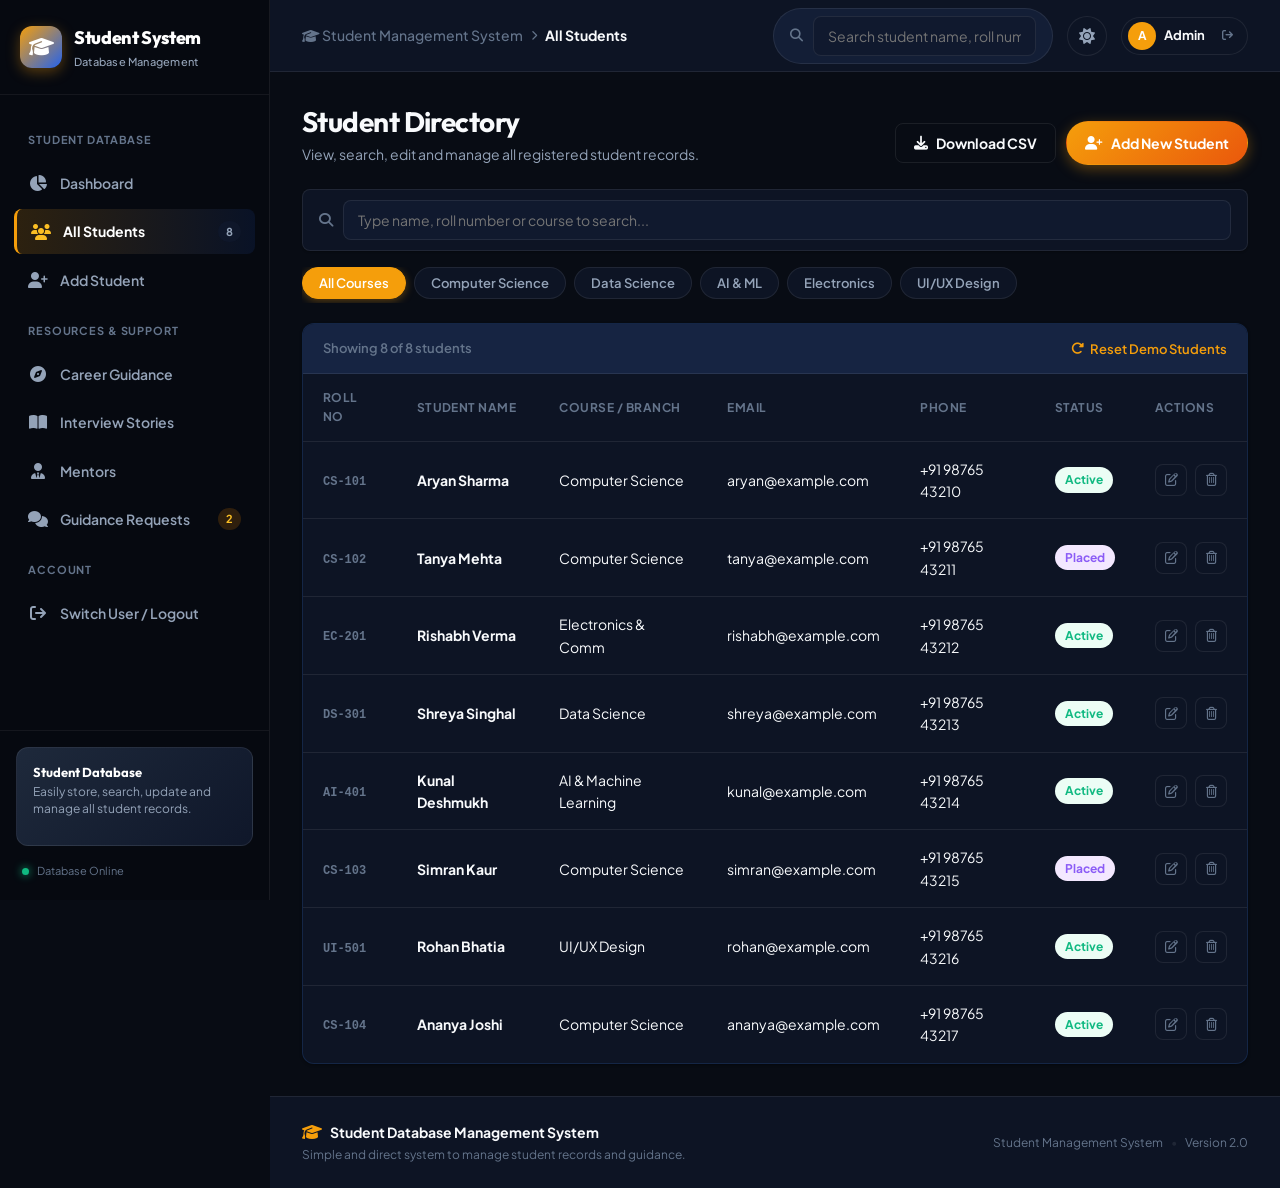
<file: students.html>
<!DOCTYPE html>
<html lang="en" data-theme="dark">
<head>
  <meta charset="UTF-8">
  <meta name="viewport" content="width=device-width, initial-scale=1.0">
  <title>All Students | Student Database Management System</title>
  
  <link rel="preconnect" href="https://fonts.googleapis.com">
  <link rel="preconnect" href="https://fonts.gstatic.com" crossorigin>
  <link href="https://fonts.googleapis.com/css2?family=Outfit:wght@500;600;700;800&family=Plus+Jakarta+Sans:ital,wght@0,400;0,500;0,600;0,700;0,800;1,400&display=swap" rel="stylesheet">
  <link rel="stylesheet" href="https://cdnjs.cloudflare.com/ajax/libs/font-awesome/6.5.1/css/all.min.css">
  <link rel="stylesheet" href="assets/css/style.css">
</head>
<body>

<div class="app-layout">
  
  <div class="sidebar-backdrop" id="sidebarBackdrop"></div>

  <!-- ===== SIDEBAR ===== -->
  <aside class="sidebar" id="sidebar">
    <div class="sidebar-header">
      <div class="logo">
        <div class="logo-icon">
          <i class="fa-solid fa-graduation-cap"></i>
        </div>
        <div class="logo-text">
          <span class="brand-title">Student System</span>
          <span class="brand-sub">Database Management</span>
        </div>
      </div>
      <button class="mobile-close-btn" id="closeSidebarBtn" aria-label="Close sidebar">
        <i class="fa-solid fa-xmark"></i>
      </button>
    </div>

    <nav class="sidebar-nav">
      <div class="nav-section-label">STUDENT DATABASE</div>
      <a class="nav-item" href="dashboard.html">
        <i class="fa-solid fa-chart-pie"></i>
        <span>Dashboard</span>
      </a>
      <a class="nav-item active" href="students.html">
        <i class="fa-solid fa-users"></i>
        <span>All Students</span>
        <span class="nav-badge" id="navStudentBadge">0</span>
      </a>
      <a class="nav-item" href="add-student.html">
        <i class="fa-solid fa-user-plus"></i>
        <span>Add Student</span>
      </a>

      <div class="nav-section-label">RESOURCES &amp; SUPPORT</div>
      <a class="nav-item" href="career-guidance.html">
        <i class="fa-solid fa-compass"></i>
        <span>Career Guidance</span>
      </a>
      <a class="nav-item" href="interview-experiences.html">
        <i class="fa-solid fa-book-open"></i>
        <span>Interview Stories</span>
      </a>
      <a class="nav-item" href="mentors.html">
        <i class="fa-solid fa-user-tie"></i>
        <span>Mentors</span>
      </a>
      <a class="nav-item" href="guidance-requests.html">
        <i class="fa-solid fa-comments"></i>
        <span>Guidance Requests</span>
        <span class="nav-badge badge-warning" id="navRequestBadge">0</span>
      </a>

      <div class="nav-section-label">ACCOUNT</div>
      <a class="nav-item" href="login.html" id="sidebarLogoutLink">
        <i class="fa-solid fa-arrow-right-from-bracket"></i>
        <span>Switch User / Logout</span>
      </a>
    </nav>

    <div class="sidebar-footer">
      <div class="help-box">
        <h4>Student Database</h4>
        <p>Easily store, search, update and manage all student records.</p>
      </div>
      <div class="system-status">
        <span class="status-dot"></span>
        <span>Database Online</span>
      </div>
    </div>
  </aside>

  <!-- ===== MAIN CONTENT ===== -->
  <main class="main-content">
    
    <header class="topbar">
      <div class="topbar-left">
        <button class="menu-toggle-btn" id="openSidebarBtn" aria-label="Open sidebar">
          <i class="fa-solid fa-bars"></i>
        </button>
        <div class="breadcrumbs">
          <span class="crumb-root"><i class="fa-solid fa-graduation-cap"></i> Student Management System</span>
          <span class="crumb-separator"><i class="fa-solid fa-chevron-right"></i></span>
          <span class="crumb-active">All Students</span>
        </div>
      </div>

      <div class="topbar-right">
        <div class="search-bar">
          <i class="fa-solid fa-magnifying-glass"></i>
          <input type="text" id="globalSearchInput" placeholder="Search student name, roll number...">
        </div>

        <button class="icon-button" id="themeToggleBtn" title="Toggle Theme" aria-label="Toggle dark/light theme">
          <i class="fa-solid fa-moon" id="themeIcon"></i>
        </button>

        <div class="profile-pill" title="Signed in as current user">
          <div class="avatar-badge">A</div>
          <span class="user-name">Admin</span>
          <a href="login.html" class="profile-logout-btn" id="headerLogoutBtn" title="Switch User / Logout">
            <i class="fa-solid fa-arrow-right-from-bracket"></i>
          </a>
        </div>
      </div>
    </header>

    <div class="page-content-padding">
      
      <div class="page-header-flex">
        <div>
          <h1 class="page-title">Student Directory</h1>
          <p class="page-subtitle">View, search, edit and manage all registered student records.</p>
        </div>
        <div class="header-action-group">
          <button class="btn btn-outline" id="exportCsvBtn">
            <i class="fa-solid fa-download"></i> Download CSV
          </button>
          <a href="add-student.html" class="btn btn-primary">
            <i class="fa-solid fa-user-plus"></i> Add New Student
          </a>
        </div>
      </div>

      <!-- Search & Course Filters -->
      <div class="controls-panel">
        <div class="search-filter-wrap">
          <div class="filter-search-box">
            <i class="fa-solid fa-magnifying-glass"></i>
            <input type="text" id="studentSearch" placeholder="Type name, roll number or course to search...">
          </div>
        </div>

        <div class="dept-pills-bar" id="deptFilterContainer">
          <button class="pill-btn active" data-dept="all">All Courses</button>
          <button class="pill-btn" data-dept="Computer Science">Computer Science</button>
          <button class="pill-btn" data-dept="Data Science">Data Science</button>
          <button class="pill-btn" data-dept="AI & Machine Learning">AI &amp; ML</button>
          <button class="pill-btn" data-dept="Electronics & Comm">Electronics</button>
          <button class="pill-btn" data-dept="UI/UX Design">UI/UX Design</button>
        </div>
      </div>

      <!-- Students Table Card -->
      <div class="table-card">
        <div class="table-header-meta">
          <span class="count-indicator" id="studentTableCount">Showing 0 students</span>
          <button class="btn-link" id="resetSampleDataBtn" title="Reset sample records">
            <i class="fa-solid fa-rotate-right"></i> Reset Demo Students
          </button>
        </div>

        <div class="table-responsive">
          <table class="modern-table">
            <thead>
              <tr>
                <th>Roll No</th>
                <th>Student Name</th>
                <th>Course / Branch</th>
                <th>Email</th>
                <th>Phone</th>
                <th>Status</th>
                <th class="text-right">Actions</th>
              </tr>
            </thead>
            <tbody id="studentList"></tbody>
          </table>
        </div>
      </div>

    </div>

    <!-- Footer -->
    <footer class="app-footer">
      <div class="footer-content">
        <div class="footer-left">
          <div class="footer-logo">
            <i class="fa-solid fa-graduation-cap"></i>
            <b>Student Database Management System</b>
          </div>
          <p>Simple and direct system to manage student records and guidance.</p>
        </div>
        <div class="footer-links">
          <span>Student Management System</span>
          <span class="footer-sep">•</span>
          <span>Version 2.0</span>
        </div>
      </div>
    </footer>

  </main>
</div>

<!-- ==================== MODAL: QUICK EDIT STUDENT ==================== -->
<div class="modal-overlay" id="studentModal">
  <div class="modal-dialog">
    <div class="modal-header">
      <div class="modal-title-wrap">
        <div class="modal-icon-badge">
          <i class="fa-solid fa-user-pen"></i>
        </div>
        <div>
          <h3 id="studentModalTitle">Edit Student</h3>
          <p>Update student details below.</p>
        </div>
      </div>
      <button class="modal-close-btn" id="closeStudentModalBtn" aria-label="Close modal">
        <i class="fa-solid fa-xmark"></i>
      </button>
    </div>

    <form id="studentModalForm" onsubmit="return false;">
      <input type="hidden" id="editStudentIndex" value="-1">
      
      <div class="modal-body">
        <div class="form-group">
          <label for="modalStudentName">Student Name <span class="required">*</span></label>
          <input type="text" id="modalStudentName" required>
        </div>

        <div class="form-row">
          <div class="form-group">
            <label for="modalStudentRoll">Roll Number <span class="required">*</span></label>
            <input type="text" id="modalStudentRoll" required>
          </div>
          <div class="form-group">
            <label for="modalStudentDept">Course / Branch <span class="required">*</span></label>
            <select id="modalStudentDept" required>
              <option value="Computer Science">Computer Science</option>
              <option value="Data Science">Data Science</option>
              <option value="AI & Machine Learning">AI &amp; Machine Learning</option>
              <option value="Electronics & Comm">Electronics &amp; Comm</option>
              <option value="UI/UX Design">UI/UX Design</option>
            </select>
          </div>
        </div>

        <div class="form-row">
          <div class="form-group">
            <label for="modalStudentEmail">Email Address <span class="required">*</span></label>
            <input type="email" id="modalStudentEmail" required>
          </div>
          <div class="form-group">
            <label for="modalStudentStatus">Status</label>
            <select id="modalStudentStatus">
              <option value="Active">Active</option>
              <option value="Placed">Placed</option>
              <option value="Graduated">Graduated</option>
            </select>
          </div>
        </div>
      </div>

      <div class="modal-footer">
        <button type="button" class="btn btn-secondary" id="cancelStudentModalBtn">Cancel</button>
        <button type="submit" class="btn btn-primary" id="saveStudentBtn">
          <i class="fa-solid fa-check"></i> Save Changes
        </button>
      </div>
    </form>
  </div>
</div>

<div class="toast-container" id="toastContainer"></div>
<script src="assets/js/script.js"></script>
</body>
</html>
</file>
<file: assets/css/style.css>
/* ==========================================================================
   Student Database Management System (SMS)
   Clean, Direct & Modern UI Stylesheet
   ========================================================================== */

/* --------------------------------------------------------------------------
   1. DESIGN TOKENS (LIGHT & DARK THEMES)
   -------------------------------------------------------------------------- */
:root {
  /* Brand Palette (Yellow & Royal Blue Theme - matching placement showcase) */
  --primary: #f59e0b;
  --primary-hover: #d97706;
  --primary-dark: #b45309;
  --primary-light: rgba(245, 158, 11, 0.15);
  --primary-glow: rgba(245, 158, 11, 0.35);

  --brand-blue: #2563eb;
  --brand-blue-hover: #1d4ed8;
  --brand-blue-light: rgba(37, 99, 235, 0.15);
  --brand-blue-glow: rgba(37, 99, 235, 0.35);
  --accent-blue: #3b82f6;

  --accent-amber: #f59e0b;
  --accent-amber-light: #fef3c7;
  --accent-yellow: #fbbf24;
  --accent-emerald: #10b981;
  --accent-emerald-light: #ecfdf5;
  --accent-purple: #8b5cf6;
  --accent-purple-light: #f3e8ff;
  --accent-rose: #f43f5e;
  --accent-rose-light: #ffe4e6;

  /* Default Surface & Backgrounds (Dark Navy Blue - Same as in image) */
  --bg-app: #080c14;
  --bg-sidebar: #060910;
  --bg-sidebar-hover: #0f172a;
  --bg-sidebar-active: #17253d;
  --bg-card: #0d1424;
  --bg-card-subtle: #131e36;
  --bg-input: #10192e;
  --bg-hover: #162442;
  --bg-overlay: rgba(5, 9, 17, 0.82);

  /* Typography Colors */
  --text-main: #f8fafc;
  --text-secondary: #94a3b8;
  --text-muted: #64748b;
  --text-white: #ffffff;
  --text-on-dark: #f8fafc;

  /* Borders & Dividers */
  --border-light: rgba(255, 255, 255, 0.08);
  --border-card: rgba(59, 130, 246, 0.16);
  --border-focus: #f59e0b;

  /* Shadows */
  --shadow-xs: 0 1px 2px 0 rgba(0, 0, 0, 0.3);
  --shadow-sm: 0 1px 3px 0 rgba(0, 0, 0, 0.4), 0 1px 2px -1px rgba(0, 0, 0, 0.2);
  --shadow-md: 0 4px 10px -1px rgba(0, 0, 0, 0.5), 0 2px 6px -2px rgba(0, 0, 0, 0.3);
  --shadow-lg: 0 12px 20px -3px rgba(0, 0, 0, 0.6), 0 4px 8px -4px rgba(0, 0, 0, 0.4);
  --shadow-xl: 0 24px 35px -5px rgba(0, 0, 0, 0.7), 0 8px 14px -6px rgba(0, 0, 0, 0.5);

  /* Fonts */
  --font-heading: 'Outfit', -apple-system, BlinkMacSystemFont, 'Segoe UI', Roboto, sans-serif;
  --font-body: 'Plus Jakarta Sans', -apple-system, BlinkMacSystemFont, 'Segoe UI', Roboto, sans-serif;

  /* Sizing & Transitions */
  --sidebar-width: 270px;
  --topbar-height: 72px;
  --radius-sm: 8px;
  --radius-md: 12px;
  --radius-lg: 16px;
  --radius-full: 9999px;
  --transition: all 0.25s cubic-bezier(0.16, 1, 0.3, 1);
}

/* Explicit Dark Mode Tokens (Same Yellow & Blue Palette) */
[data-theme="dark"] {
  --bg-app: #080c14;
  --bg-sidebar: #060910;
  --bg-sidebar-hover: #0f172a;
  --bg-sidebar-active: #17253d;
  --bg-card: #0d1424;
  --bg-card-subtle: #131e36;
  --bg-input: #10192e;
  --bg-hover: #162442;
  --bg-overlay: rgba(0, 0, 0, 0.85);

  --text-main: #f8fafc;
  --text-secondary: #94a3b8;
  --text-muted: #64748b;
  --text-white: #ffffff;

  --border-light: rgba(255, 255, 255, 0.08);
  --border-card: rgba(59, 130, 246, 0.16);
  --border-focus: #f59e0b;

  --primary: #f59e0b;
  --primary-hover: #d97706;
  --primary-light: rgba(245, 158, 11, 0.15);
  --primary-glow: rgba(245, 158, 11, 0.35);

  --brand-blue: #2563eb;
  --accent-blue: #3b82f6;
  --accent-yellow: #fbbf24;

  --shadow-sm: 0 1px 3px 0 rgba(0, 0, 0, 0.4);
  --shadow-md: 0 4px 14px 0 rgba(0, 0, 0, 0.5);
  --shadow-lg: 0 14px 28px -4px rgba(0, 0, 0, 0.6);
  --shadow-xl: 0 24px 42px -6px rgba(0, 0, 0, 0.7);
}

/* Light Mode Tokens (Maintains Yellow & Blue Brand Colors) */
[data-theme="light"] {
  --bg-app: #f4f7fc;
  --bg-sidebar: #090f20;
  --bg-sidebar-hover: #121d3b;
  --bg-sidebar-active: #1a2a4e;
  --bg-card: #ffffff;
  --bg-card-subtle: #f0f4fa;
  --bg-input: #ffffff;
  --bg-hover: #f1f5f9;
  --bg-overlay: rgba(15, 23, 42, 0.65);

  --text-main: #0f172a;
  --text-secondary: #475569;
  --text-muted: #64748b;
  --text-white: #ffffff;

  --border-light: #e2e8f0;
  --border-card: #cbd5e1;
  --border-focus: #f59e0b;

  --primary: #f59e0b;
  --primary-hover: #d97706;
  --primary-light: #fef3c7;
  --primary-glow: rgba(245, 158, 11, 0.25);

  --brand-blue: #2563eb;
  --accent-blue: #3b82f6;
  --accent-yellow: #fbbf24;

  --shadow-xs: 0 1px 2px 0 rgba(0, 0, 0, 0.04);
  --shadow-sm: 0 1px 3px 0 rgba(15, 23, 42, 0.06), 0 1px 2px -1px rgba(15, 23, 42, 0.04);
  --shadow-md: 0 4px 6px -1px rgba(15, 23, 42, 0.07), 0 2px 4px -2px rgba(15, 23, 42, 0.05);
  --shadow-lg: 0 10px 15px -3px rgba(15, 23, 42, 0.08), 0 4px 6px -4px rgba(15, 23, 42, 0.03);
  --shadow-xl: 0 20px 25px -5px rgba(15, 23, 42, 0.1), 0 8px 10px -6px rgba(15, 23, 42, 0.04);
}

/* --------------------------------------------------------------------------
   2. GLOBAL RESET & BASE STYLES
   -------------------------------------------------------------------------- */
*, *::before, *::after {
  box-sizing: border-box;
  margin: 0;
  padding: 0;
}

html {
  font-size: 16px;
  scroll-behavior: smooth;
}

body {
  font-family: var(--font-body);
  background-color: var(--bg-app);
  color: var(--text-main);
  line-height: 1.6;
  -webkit-font-smoothing: antialiased;
  -moz-osx-font-smoothing: grayscale;
  transition: background-color 0.3s ease, color 0.3s ease;
  overflow-x: hidden;
}

h1, h2, h3, h4, h5, h6 {
  font-family: var(--font-heading);
  color: var(--text-main);
  font-weight: 700;
  line-height: 1.25;
}

p {
  color: var(--text-secondary);
}

a {
  color: inherit;
  text-decoration: none;
}

img {
  max-width: 100%;
  display: block;
}

button, input, select, textarea {
  font-family: inherit;
  font-size: inherit;
}

/* --------------------------------------------------------------------------
   3. APP LAYOUT & SIDEBAR
   -------------------------------------------------------------------------- */
.app-layout {
  display: flex;
  min-height: 100vh;
  position: relative;
}

.sidebar-backdrop {
  display: none;
  position: fixed;
  inset: 0;
  background: var(--bg-overlay);
  backdrop-filter: blur(4px);
  z-index: 99;
}

.sidebar {
  width: var(--sidebar-width);
  height: 100vh;
  position: fixed;
  left: 0;
  top: 0;
  background-color: var(--bg-sidebar);
  color: var(--text-on-dark);
  display: flex;
  flex-direction: column;
  z-index: 100;
  border-right: 1px solid rgba(255, 255, 255, 0.07);
  transition: transform var(--transition);
  overflow-y: auto;
}

/* Sidebar Header & Brand */
.sidebar-header {
  padding: 24px 20px;
  display: flex;
  align-items: center;
  justify-content: space-between;
  border-bottom: 1px solid rgba(255, 255, 255, 0.06);
}

.logo {
  display: flex;
  align-items: center;
  gap: 12px;
}

.logo-icon {
  width: 42px;
  height: 42px;
  background: linear-gradient(135deg, #f59e0b 0%, #2563eb 100%);
  border-radius: var(--radius-md);
  display: flex;
  align-items: center;
  justify-content: center;
  color: #ffffff;
  font-size: 20px;
  box-shadow: 0 4px 14px rgba(245, 158, 11, 0.35);
}

.logo-text {
  display: flex;
  flex-direction: column;
}

.brand-title {
  font-family: var(--font-heading);
  font-weight: 800;
  font-size: 18px;
  letter-spacing: -0.02em;
  color: #ffffff;
}

.brand-sub {
  font-size: 11px;
  color: #94a3b8;
  font-weight: 500;
  letter-spacing: 0.02em;
}

.mobile-close-btn {
  display: none;
  background: transparent;
  border: none;
  color: #94a3b8;
  font-size: 20px;
  cursor: pointer;
}

/* Sidebar Nav */
.sidebar-nav {
  padding: 20px 14px;
  flex: 1;
  display: flex;
  flex-direction: column;
  gap: 4px;
}

.nav-section-label {
  font-size: 11px;
  text-transform: uppercase;
  letter-spacing: 0.08em;
  color: #64748b;
  font-weight: 700;
  padding: 16px 14px 8px;
}

.nav-item {
  display: flex;
  align-items: center;
  gap: 12px;
  padding: 11px 14px;
  border-radius: var(--radius-sm);
  color: #94a3b8;
  font-size: 14px;
  font-weight: 600;
  cursor: pointer;
  transition: var(--transition);
  position: relative;
}

.nav-item i {
  font-size: 16px;
  width: 20px;
  text-align: center;
  transition: color var(--transition);
}

.nav-item:hover {
  background-color: var(--bg-sidebar-hover);
  color: #ffffff;
}

.nav-item.active {
  background: linear-gradient(90deg, rgba(245, 158, 11, 0.16) 0%, rgba(37, 99, 235, 0.1) 100%);
  color: #ffffff;
  border-left: 3px solid var(--primary);
  font-weight: 700;
}

.nav-item.active i {
  color: #fbbf24;
}

.nav-badge {
  margin-left: auto;
  font-size: 11px;
  padding: 2px 8px;
  border-radius: var(--radius-full);
  background: var(--bg-sidebar-hover);
  color: #94a3b8;
  font-weight: 700;
}

.nav-badge.badge-warning {
  background: rgba(217, 119, 6, 0.2);
  color: #fbbf24;
}

.nav-pill-tag {
  margin-left: auto;
  font-size: 10px;
  text-transform: uppercase;
  font-weight: 800;
  letter-spacing: 0.05em;
  background: rgba(225, 29, 72, 0.2);
  color: #fda4af;
  padding: 2px 7px;
  border-radius: var(--radius-full);
}

/* Sidebar Footer & Help Box */
.sidebar-footer {
  padding: 16px;
  border-top: 1px solid rgba(255, 255, 255, 0.06);
}

.help-box {
  background: linear-gradient(135deg, #1e293b, #0f172a);
  border: 1px solid rgba(255, 255, 255, 0.08);
  border-radius: var(--radius-md);
  padding: 16px;
  margin-bottom: 12px;
}

.help-box-icon {
  width: 32px;
  height: 32px;
  border-radius: 8px;
  background: rgba(245, 158, 11, 0.15);
  color: #f59e0b;
  display: flex;
  align-items: center;
  justify-content: center;
  font-size: 15px;
  margin-bottom: 10px;
}

.help-box h4 {
  font-size: 13px;
  color: #ffffff;
  margin-bottom: 4px;
}

.help-box p {
  font-size: 12px;
  color: #94a3b8;
  line-height: 1.4;
  margin-bottom: 12px;
}

.btn-chalk {
  background-color: #f59e0b;
  color: #0f172a;
  border: none;
  font-weight: 700;
  width: 100%;
}

.btn-chalk:hover {
  background-color: #d97706;
  color: #ffffff;
}

.system-status {
  display: flex;
  align-items: center;
  gap: 8px;
  font-size: 11px;
  color: #64748b;
  padding: 4px 6px;
}

.status-dot {
  width: 7px;
  height: 7px;
  background-color: #10b981;
  border-radius: 50%;
  box-shadow: 0 0 8px #10b981;
}

/* --------------------------------------------------------------------------
   4. TOPBAR & HEADER
   -------------------------------------------------------------------------- */
.main-content {
  margin-left: var(--sidebar-width);
  width: calc(100% - var(--sidebar-width));
  min-height: 100vh;
  display: flex;
  flex-direction: column;
  transition: margin-left var(--transition), width var(--transition);
}

.topbar {
  height: var(--topbar-height);
  background-color: var(--bg-card);
  border-bottom: 1px solid var(--border-light);
  display: flex;
  align-items: center;
  justify-content: space-between;
  padding: 0 32px;
  position: sticky;
  top: 0;
  z-index: 50;
  backdrop-filter: blur(8px);
}

.topbar-left {
  display: flex;
  align-items: center;
  gap: 16px;
}

.menu-toggle-btn {
  display: none;
  background: transparent;
  border: 1px solid var(--border-light);
  width: 38px;
  height: 38px;
  border-radius: var(--radius-sm);
  color: var(--text-main);
  cursor: pointer;
  align-items: center;
  justify-content: center;
  font-size: 16px;
}

.breadcrumbs {
  display: flex;
  align-items: center;
  gap: 8px;
  font-size: 14px;
}

.crumb-root {
  color: var(--text-muted);
  font-weight: 500;
}

.crumb-separator {
  color: var(--text-muted);
  font-size: 10px;
}

.crumb-active {
  color: var(--text-main);
  font-weight: 700;
}

.topbar-right {
  display: flex;
  align-items: center;
  gap: 14px;
}

.search-bar {
  display: flex;
  align-items: center;
  gap: 10px;
  background-color: var(--bg-card-subtle);
  border: 1px solid var(--border-light);
  border-radius: var(--radius-full);
  padding: 7px 16px;
  width: 280px;
  transition: var(--transition);
}

.search-bar i {
  color: var(--text-muted);
  font-size: 13px;
}

.search-bar input {
  background: transparent;
  border: none;
  outline: none;
  font-size: 13px;
  color: var(--text-main);
  width: 100%;
}

.search-bar kbd {
  font-size: 10px;
  background: var(--bg-card);
  border: 1px solid var(--border-light);
  border-radius: 4px;
  padding: 2px 5px;
  color: var(--text-muted);
  font-family: inherit;
  font-weight: 600;
}

.search-bar:focus-within {
  border-color: var(--primary);
  box-shadow: 0 0 0 3px var(--primary-glow);
  width: 320px;
}

.icon-button {
  width: 40px;
  height: 40px;
  border-radius: var(--radius-full);
  border: 1px solid var(--border-light);
  background-color: var(--bg-card);
  color: var(--text-secondary);
  display: flex;
  align-items: center;
  justify-content: center;
  cursor: pointer;
  transition: var(--transition);
  position: relative;
}

.icon-button:hover {
  background-color: var(--bg-hover);
  color: var(--primary);
  border-color: var(--border-card);
}

.notification-indicator {
  position: absolute;
  top: 9px;
  right: 10px;
  width: 8px;
  height: 8px;
  background-color: var(--accent-rose);
  border-radius: 50%;
  border: 2px solid var(--bg-card);
}

/* Notification Dropdown */
.dropdown-wrapper {
  position: relative;
}

.notification-dropdown {
  display: none;
  position: absolute;
  top: calc(100% + 10px);
  right: 0;
  width: 320px;
  background-color: var(--bg-card);
  border: 1px solid var(--border-light);
  border-radius: var(--radius-md);
  box-shadow: var(--shadow-xl);
  z-index: 100;
  overflow: hidden;
  animation: slideDown 0.2s ease;
}

.notification-dropdown.show {
  display: block;
}

.dropdown-header {
  padding: 14px 16px;
  display: flex;
  align-items: center;
  justify-content: space-between;
  border-bottom: 1px solid var(--border-light);
  font-size: 14px;
}

.badge-mini {
  background-color: var(--primary-light);
  color: var(--primary);
  font-size: 11px;
  font-weight: 700;
  padding: 2px 8px;
  border-radius: var(--radius-full);
}

.dropdown-body {
  max-height: 280px;
  overflow-y: auto;
}

.notif-item {
  display: flex;
  align-items: flex-start;
  gap: 12px;
  padding: 12px 16px;
  border-bottom: 1px solid var(--border-light);
  transition: background-color 0.2s ease;
}

.notif-item:hover {
  background-color: var(--bg-hover);
}

.notif-item.unread {
  background-color: rgba(37, 99, 235, 0.04);
}

.notif-icon {
  font-size: 16px;
  margin-top: 2px;
}

.notif-info p {
  font-size: 13px;
  color: var(--text-main);
  line-height: 1.35;
}

.notif-info small {
  font-size: 11px;
  color: var(--text-muted);
}

/* Profile Pill */
.profile-pill {
  display: flex;
  align-items: center;
  gap: 8px;
  padding: 4px 8px 4px 6px;
  border-radius: var(--radius-full);
  border: 1px solid var(--border-light);
  background-color: var(--bg-card);
  transition: var(--transition);
}

.profile-logout-btn {
  display: inline-flex;
  align-items: center;
  justify-content: center;
  width: 24px;
  height: 24px;
  border-radius: 50%;
  color: var(--text-muted);
  text-decoration: none;
  background: transparent;
  border: none;
  cursor: pointer;
  margin-left: 2px;
  font-size: 11px;
  transition: var(--transition);
}

.profile-logout-btn:hover {
  background: var(--bg-hover);
  color: var(--accent-rose, #e11d48);
}

.avatar-badge {
  width: 28px;
  height: 28px;
  border-radius: 50%;
  background: var(--primary);
  color: #ffffff;
  display: flex;
  align-items: center;
  justify-content: center;
  font-weight: 700;
  font-size: 12px;
}

.action-strip {
  display: flex;
  flex-wrap: wrap;
  gap: 12px;
  margin-bottom: 24px;
}

.profile-pill:hover {
  border-color: var(--primary);
}

.user-avatar {
  position: relative;
  width: 34px;
  height: 34px;
}

.user-avatar img {
  width: 100%;
  height: 100%;
  border-radius: 50%;
  object-fit: cover;
}

.online-indicator {
  position: absolute;
  bottom: 0;
  right: 0;
  width: 9px;
  height: 9px;
  background-color: #10b981;
  border-radius: 50%;
  border: 2px solid var(--bg-card);
}

.user-meta {
  display: flex;
  flex-direction: column;
}

.user-name {
  font-size: 13px;
  font-weight: 700;
  color: var(--text-main);
  line-height: 1.2;
}

.user-role {
  font-size: 11px;
  color: var(--text-muted);
}

/* --------------------------------------------------------------------------
   5. PAGE VIEWS & GENERAL CONTENT STYLING
   -------------------------------------------------------------------------- */
.page-view {
  display: none;
  padding: 32px;
  animation: fadeInPage 0.3s ease-out;
}

.page-view.show {
  display: block;
}

@keyframes fadeInPage {
  from {
    opacity: 0;
    transform: translateY(8px);
  }
  to {
    opacity: 1;
    transform: translateY(0);
  }
}

.page-header-flex {
  display: flex;
  align-items: flex-end;
  justify-content: space-between;
  margin-bottom: 24px;
  gap: 16px;
  flex-wrap: wrap;
}

.page-title {
  font-size: 28px;
  letter-spacing: -0.02em;
  margin-bottom: 4px;
}

.page-subtitle {
  font-size: 14px;
  color: var(--text-secondary);
}

/* --------------------------------------------------------------------------
   6. DASHBOARD & HERO SLIDESHOW
   -------------------------------------------------------------------------- */
.dashboard-greeting {
  display: flex;
  align-items: center;
  justify-content: space-between;
  margin-bottom: 24px;
  gap: 16px;
  flex-wrap: wrap;
}

.dashboard-date-badge {
  display: inline-flex;
  align-items: center;
  gap: 8px;
  padding: 8px 16px;
  background-color: var(--bg-card);
  border: 1px solid var(--border-light);
  border-radius: var(--radius-full);
  font-size: 13px;
  font-weight: 600;
  color: var(--text-secondary);
  box-shadow: var(--shadow-xs);
}

.dashboard-date-badge i {
  color: var(--primary);
}

/* Modern Hero Slideshow */
.slider-container {
  position: relative;
  width: 100%;
  height: 380px;
  border-radius: var(--radius-lg);
  overflow: hidden;
  box-shadow: var(--shadow-md);
  margin-bottom: 32px;
  background-color: #0f172a;
}

.slider-track {
  width: 100%;
  height: 100%;
  position: relative;
}

.slide-item {
  position: absolute;
  inset: 0;
  opacity: 0;
  pointer-events: none;
  transition: opacity 0.8s cubic-bezier(0.16, 1, 0.3, 1), transform 0.8s cubic-bezier(0.16, 1, 0.3, 1);
  transform: scale(1.03);
}

.slide-item.active {
  opacity: 1;
  pointer-events: auto;
  transform: scale(1);
}

.slide-image {
  width: 100%;
  height: 100%;
  object-fit: cover;
  filter: brightness(0.82);
}

.slide-overlay {
  position: absolute;
  inset: 0;
  background: linear-gradient(90deg, rgba(15, 23, 42, 0.92) 0%, rgba(15, 23, 42, 0.65) 50%, rgba(15, 23, 42, 0.25) 100%);
  display: flex;
  align-items: center;
  padding: 0 48px;
}

.slide-content {
  max-width: 580px;
  color: #ffffff;
  transform: translateY(12px);
  opacity: 0;
  transition: transform 0.6s ease 0.2s, opacity 0.6s ease 0.2s;
}

.slide-item.active .slide-content {
  transform: translateY(0);
  opacity: 1;
}

.slide-badge {
  display: inline-flex;
  align-items: center;
  gap: 6px;
  font-size: 11px;
  font-weight: 800;
  text-transform: uppercase;
  letter-spacing: 0.08em;
  padding: 4px 10px;
  border-radius: var(--radius-full);
  background: rgba(37, 99, 235, 0.8);
  color: #ffffff;
  margin-bottom: 14px;
}

.slide-title {
  font-size: 34px;
  font-weight: 800;
  letter-spacing: -0.02em;
  line-height: 1.2;
  margin-bottom: 12px;
  color: #ffffff;
}

.slide-desc {
  font-size: 15px;
  color: #cbd5e1;
  line-height: 1.5;
  margin-bottom: 24px;
}

.slide-actions {
  display: flex;
  align-items: center;
  gap: 12px;
}

/* Slider Controls */
.slider-controls {
  position: absolute;
  bottom: 24px;
  right: 32px;
  display: flex;
  align-items: center;
  gap: 20px;
  z-index: 10;
}

.slider-dots {
  display: flex;
  align-items: center;
  gap: 8px;
}

.slider-dot {
  width: 9px;
  height: 9px;
  border-radius: var(--radius-full);
  background: rgba(255, 255, 255, 0.4);
  cursor: pointer;
  transition: var(--transition);
}

.slider-dot.active {
  width: 26px;
  background: #3b82f6;
}

.slider-nav-btns {
  display: flex;
  gap: 8px;
}

.slider-btn {
  width: 36px;
  height: 36px;
  border-radius: var(--radius-full);
  background: rgba(255, 255, 255, 0.15);
  backdrop-filter: blur(8px);
  border: 1px solid rgba(255, 255, 255, 0.25);
  color: #ffffff;
  display: flex;
  align-items: center;
  justify-content: center;
  cursor: pointer;
  transition: var(--transition);
  font-size: 13px;
}

.slider-btn:hover {
  background: #2563eb;
  border-color: #2563eb;
  transform: scale(1.08);
}

.slider-progress-bar {
  position: absolute;
  bottom: 0;
  left: 0;
  width: 100%;
  height: 4px;
  background: rgba(255, 255, 255, 0.15);
  z-index: 10;
}

.progress-fill {
  height: 100%;
  width: 0%;
  background: linear-gradient(90deg, #3b82f6, #60a5fa);
  transition: width 0.1s linear;
}

/* --------------------------------------------------------------------------
   7. LIVE METRIC STATS STRIP
   -------------------------------------------------------------------------- */
.stats-grid {
  display: grid;
  grid-template-columns: repeat(4, 1fr);
  gap: 20px;
  margin-bottom: 32px;
}

.stat-card {
  background-color: var(--bg-card);
  border: 1px solid var(--border-card);
  border-radius: var(--radius-md);
  padding: 22px;
  box-shadow: var(--shadow-sm);
  display: flex;
  align-items: flex-start;
  gap: 16px;
  transition: var(--transition);
}

.stat-card:hover {
  transform: translateY(-3px);
  box-shadow: var(--shadow-md);
  border-color: var(--border-focus);
}

.stat-icon-wrap {
  width: 48px;
  height: 48px;
  border-radius: var(--radius-md);
  display: flex;
  align-items: center;
  justify-content: center;
  font-size: 20px;
  flex-shrink: 0;
}

.stat-blue {
  background-color: var(--primary-light);
  color: var(--primary);
}

.stat-amber {
  background-color: var(--accent-amber-light);
  color: var(--accent-amber);
}

.stat-emerald {
  background-color: var(--accent-emerald-light);
  color: var(--accent-emerald);
}

.stat-purple {
  background-color: var(--accent-purple-light);
  color: var(--accent-purple);
}

.stat-content {
  flex: 1;
}

.stat-label {
  font-size: 13px;
  color: var(--text-muted);
  font-weight: 600;
  display: block;
  margin-bottom: 6px;
}

.stat-value-group {
  display: flex;
  align-items: baseline;
  gap: 10px;
}

.stat-number {
  font-size: 32px;
  font-weight: 800;
  line-height: 1;
  letter-spacing: -0.02em;
}

.stat-trend {
  font-size: 12px;
  font-weight: 700;
  display: inline-flex;
  align-items: center;
  gap: 4px;
}

.trend-up {
  color: var(--accent-emerald);
}

.trend-neutral {
  color: var(--accent-purple);
}

.stat-badge-pill {
  font-size: 11px;
  font-weight: 700;
  padding: 2px 8px;
  border-radius: var(--radius-full);
  background-color: var(--accent-amber-light);
  color: var(--accent-amber);
}

.stat-caption {
  display: block;
  font-size: 11px;
  color: var(--text-muted);
  margin-top: 6px;
}

/* --------------------------------------------------------------------------
   8. DASHBOARD TWO-COLUMN GRID
   -------------------------------------------------------------------------- */
.dashboard-columns {
  display: grid;
  grid-template-columns: 1fr 380px;
  gap: 24px;
}

.section-card {
  background-color: var(--bg-card);
  border: 1px solid var(--border-card);
  border-radius: var(--radius-md);
  padding: 24px;
  box-shadow: var(--shadow-sm);
  margin-bottom: 24px;
}

.section-header {
  display: flex;
  align-items: center;
  justify-content: space-between;
  margin-bottom: 20px;
}

.section-title {
  font-size: 18px;
  font-weight: 700;
  letter-spacing: -0.01em;
}

.section-desc {
  font-size: 13px;
  color: var(--text-muted);
  margin-top: 2px;
}

/* Quick Actions Grid */
.quick-actions-grid {
  display: grid;
  grid-template-columns: repeat(2, 1fr);
  gap: 16px;
}

.action-card {
  display: flex;
  align-items: center;
  gap: 14px;
  padding: 16px;
  border-radius: var(--radius-sm);
  border: 1px solid var(--border-light);
  background-color: var(--bg-hover);
  cursor: pointer;
  transition: var(--transition);
}

.action-card:hover {
  background-color: var(--bg-card);
  border-color: var(--primary);
  transform: translateY(-2px);
  box-shadow: var(--shadow-sm);
}

.action-icon {
  width: 42px;
  height: 42px;
  border-radius: var(--radius-sm);
  display: flex;
  align-items: center;
  justify-content: center;
  color: #ffffff;
  font-size: 17px;
  flex-shrink: 0;
}

.bg-indigo { background: #4f46e5; }
.bg-emerald { background: #059669; }
.bg-amber { background: #d97706; }
.bg-purple { background: #7c3aed; }

.action-details h4 {
  font-size: 14px;
  font-weight: 700;
  margin-bottom: 2px;
}

.action-details p {
  font-size: 12px;
  color: var(--text-muted);
  line-height: 1.35;
}

.action-arrow {
  margin-left: auto;
  color: var(--text-muted);
  font-size: 12px;
  transition: transform 0.2s ease, color 0.2s ease;
}

.action-card:hover .action-arrow {
  transform: translateX(4px);
  color: var(--primary);
}

/* Events Timeline */
.events-timeline {
  display: flex;
  flex-direction: column;
  gap: 16px;
}

.timeline-item {
  display: flex;
  gap: 16px;
  padding-bottom: 16px;
  border-bottom: 1px solid var(--border-light);
}

.timeline-item:last-child {
  border-bottom: none;
  padding-bottom: 0;
}

.event-date-chip {
  width: 52px;
  height: 52px;
  border-radius: var(--radius-sm);
  background-color: var(--bg-card-subtle);
  border: 1px solid var(--border-light);
  display: flex;
  flex-direction: column;
  align-items: center;
  justify-content: center;
  flex-shrink: 0;
  text-align: center;
}

.event-date-chip .m {
  font-size: 10px;
  font-weight: 800;
  color: var(--primary);
  text-transform: uppercase;
  letter-spacing: 0.05em;
}

.event-date-chip .d {
  font-size: 18px;
  font-weight: 800;
  line-height: 1;
  color: var(--text-main);
}

.event-info h4 {
  font-size: 14px;
  font-weight: 700;
  margin-bottom: 4px;
}

.event-info p {
  font-size: 13px;
  color: var(--text-secondary);
  line-height: 1.4;
  margin-bottom: 8px;
}

.event-meta {
  display: flex;
  align-items: center;
  gap: 14px;
  font-size: 11px;
  color: var(--text-muted);
  flex-wrap: wrap;
}

.event-tag {
  font-size: 10px;
  font-weight: 700;
  padding: 2px 7px;
  border-radius: var(--radius-full);
}

.tag-primary {
  background-color: var(--primary-light);
  color: var(--primary);
}

.tag-warning {
  background-color: var(--accent-amber-light);
  color: var(--accent-amber);
}

.tag-success {
  background-color: var(--accent-emerald-light);
  color: var(--accent-emerald);
}

/* Recent Students Mini List */
.recent-students-list {
  display: flex;
  flex-direction: column;
  gap: 12px;
}

.recent-student-item {
  display: flex;
  align-items: center;
  gap: 12px;
  padding: 10px 12px;
  border-radius: var(--radius-sm);
  border: 1px solid var(--border-light);
  background-color: var(--bg-hover);
  transition: var(--transition);
}

.recent-student-item:hover {
  background-color: var(--bg-card);
  border-color: var(--border-focus);
}

.student-avatar-circle {
  width: 36px;
  height: 36px;
  border-radius: 50%;
  background: linear-gradient(135deg, #3b82f6, #1d4ed8);
  color: #ffffff;
  display: flex;
  align-items: center;
  justify-content: center;
  font-size: 13px;
  font-weight: 700;
  flex-shrink: 0;
}

.recent-student-meta {
  flex: 1;
}

.recent-student-name {
  font-size: 13px;
  font-weight: 700;
  color: var(--text-main);
  display: block;
}

.recent-student-sub {
  font-size: 11px;
  color: var(--text-muted);
}

.student-dept-tag {
  font-size: 11px;
  font-weight: 600;
  padding: 3px 8px;
  border-radius: var(--radius-full);
  background-color: var(--bg-card-subtle);
  color: var(--text-secondary);
}

/* Academic Spotlight Quote Card */
.spotlight-card {
  background: linear-gradient(135deg, #1e3a8a, #0f172a);
  color: #ffffff;
  border-radius: var(--radius-md);
  padding: 24px;
  margin-bottom: 24px;
  box-shadow: var(--shadow-md);
  position: relative;
  overflow: hidden;
}

.spotlight-card::before {
  content: '';
  position: absolute;
  top: -40px;
  right: -40px;
  width: 140px;
  height: 140px;
  background: rgba(59, 130, 246, 0.15);
  border-radius: 50%;
}

.spotlight-badge {
  display: inline-flex;
  align-items: center;
  gap: 6px;
  font-size: 11px;
  font-weight: 700;
  text-transform: uppercase;
  color: #60a5fa;
  letter-spacing: 0.08em;
  margin-bottom: 12px;
}

.spotlight-quote {
  font-family: var(--font-heading);
  font-size: 16px;
  font-weight: 600;
  font-style: italic;
  line-height: 1.45;
  color: #f8fafc;
  margin-bottom: 10px;
}

.spotlight-author {
  font-size: 13px;
  color: #93c5fd;
  font-weight: 600;
  display: block;
  margin-bottom: 16px;
}

.spotlight-footer {
  font-size: 11px;
  color: #94a3b8;
  border-top: 1px solid rgba(255, 255, 255, 0.1);
  padding-top: 12px;
}

/* Quick Tip Card */
.quick-tip-card {
  background-color: var(--bg-card);
  border: 1px solid var(--border-card);
  border-left: 4px solid var(--primary);
  border-radius: var(--radius-sm);
  padding: 16px;
}

.tip-header {
  display: flex;
  align-items: center;
  gap: 8px;
  font-size: 13px;
  margin-bottom: 6px;
}

.quick-tip-card p {
  font-size: 12px;
  line-height: 1.5;
  color: var(--text-secondary);
}

/* --------------------------------------------------------------------------
   9. STUDENTS DIRECTORY TABLE & CONTROLS
   -------------------------------------------------------------------------- */
.controls-panel {
  display: flex;
  flex-direction: column;
  gap: 16px;
  margin-bottom: 20px;
}

.search-filter-wrap {
  display: flex;
  gap: 12px;
}

.filter-search-box {
  display: flex;
  align-items: center;
  gap: 10px;
  background-color: var(--bg-card);
  border: 1px solid var(--border-light);
  border-radius: var(--radius-sm);
  padding: 10px 16px;
  flex: 1;
  box-shadow: var(--shadow-xs);
  transition: var(--transition);
}

.filter-search-box i {
  color: var(--text-muted);
  font-size: 14px;
}

.filter-search-box input {
  background: transparent;
  border: none;
  outline: none;
  font-size: 14px;
  color: var(--text-main);
  width: 100%;
}

.filter-search-box:focus-within {
  border-color: var(--primary);
  box-shadow: 0 0 0 3px var(--primary-glow);
}

/* Department & Category Filter Pills */
.dept-pills-bar, .category-pills, .story-tabs-bar {
  display: flex;
  align-items: center;
  gap: 8px;
  overflow-x: auto;
  padding-bottom: 4px;
}

.pill-btn, .story-tab, .status-tab-btn {
  background-color: var(--bg-card);
  border: 1px solid var(--border-light);
  color: var(--text-secondary);
  font-size: 13px;
  font-weight: 600;
  padding: 7px 16px;
  border-radius: var(--radius-full);
  cursor: pointer;
  white-space: nowrap;
  transition: var(--transition);
}

.pill-btn:hover, .story-tab:hover, .status-tab-btn:hover {
  background-color: var(--bg-hover);
  color: var(--text-main);
  border-color: var(--border-focus);
}

.pill-btn.active, .story-tab.active, .status-tab-btn.active {
  background-color: var(--primary);
  color: #ffffff;
  border-color: var(--primary);
  box-shadow: 0 2px 8px var(--primary-glow);
}

/* Table Card */
.table-card {
  background-color: var(--bg-card);
  border: 1px solid var(--border-card);
  border-radius: var(--radius-md);
  box-shadow: var(--shadow-sm);
  overflow: hidden;
}

.table-header-meta {
  padding: 14px 20px;
  background-color: var(--bg-hover);
  border-bottom: 1px solid var(--border-light);
  display: flex;
  align-items: center;
  justify-content: space-between;
}

.count-indicator {
  font-size: 13px;
  font-weight: 600;
  color: var(--text-muted);
}

.btn-link {
  background: transparent;
  border: none;
  color: var(--primary);
  font-size: 13px;
  font-weight: 600;
  cursor: pointer;
  display: inline-flex;
  align-items: center;
  gap: 6px;
}

.btn-link:hover {
  text-decoration: underline;
}

.table-responsive {
  overflow-x: auto;
}

.modern-table {
  width: 100%;
  border-collapse: collapse;
  text-align: left;
  font-size: 14px;
}

.modern-table th {
  padding: 14px 20px;
  background-color: var(--bg-card);
  color: var(--text-muted);
  font-size: 12px;
  font-weight: 700;
  text-transform: uppercase;
  letter-spacing: 0.04em;
  border-bottom: 1px solid var(--border-light);
}

.modern-table td {
  padding: 16px 20px;
  border-bottom: 1px solid var(--border-light);
  color: var(--text-main);
  vertical-align: middle;
}

.modern-table tbody tr {
  transition: background-color 0.15s ease;
}

.modern-table tbody tr:hover {
  background-color: var(--bg-hover);
}

.modern-table tr:last-child td {
  border-bottom: none;
}

.student-col-wrap {
  display: flex;
  align-items: center;
  gap: 12px;
}

.student-name-text {
  font-weight: 700;
  display: block;
}

.student-roll-badge {
  font-size: 12px;
  font-family: monospace;
  color: var(--text-muted);
}

.email-link {
  color: var(--text-secondary);
  display: inline-flex;
  align-items: center;
  gap: 6px;
  font-size: 13px;
}

.email-link:hover {
  color: var(--primary);
}

.status-chip {
  display: inline-flex;
  align-items: center;
  gap: 5px;
  font-size: 12px;
  font-weight: 700;
  padding: 3px 10px;
  border-radius: var(--radius-full);
}

.status-chip.chip-active {
  background-color: var(--accent-emerald-light);
  color: var(--accent-emerald);
}

.status-chip.chip-honors {
  background-color: var(--accent-purple-light);
  color: var(--accent-purple);
}

.status-chip.chip-interning {
  background-color: var(--primary-light);
  color: var(--primary);
}

.status-chip.chip-graduating {
  background-color: var(--accent-amber-light);
  color: var(--accent-amber);
}

.table-actions {
  display: flex;
  align-items: center;
  justify-content: flex-end;
  gap: 8px;
}

.btn-icon-action {
  width: 32px;
  height: 32px;
  border-radius: var(--radius-sm);
  border: 1px solid var(--border-light);
  background-color: var(--bg-card);
  color: var(--text-muted);
  display: flex;
  align-items: center;
  justify-content: center;
  cursor: pointer;
  transition: var(--transition);
  font-size: 13px;
}

.btn-icon-action:hover {
  color: var(--primary);
  border-color: var(--primary);
  background-color: var(--primary-light);
}

.btn-icon-action.btn-delete:hover {
  color: var(--accent-rose);
  border-color: var(--accent-rose);
  background-color: var(--accent-rose-light);
}

.empty-state {
  text-align: center;
  padding: 48px 24px;
}

.empty-state-icon {
  width: 64px;
  height: 64px;
  margin: 0 auto 16px;
  border-radius: 50%;
  background-color: var(--bg-card-subtle);
  display: flex;
  align-items: center;
  justify-content: center;
  font-size: 26px;
  color: var(--text-muted);
}

.empty-state h4 {
  font-size: 18px;
  margin-bottom: 6px;
}

.empty-state p {
  font-size: 14px;
  color: var(--text-muted);
  max-width: 400px;
  margin: 0 auto 16px;
}

/* --------------------------------------------------------------------------
   10. CAREER ROADMAPS CARDS
   -------------------------------------------------------------------------- */
.saved-careers-counter {
  display: inline-flex;
  align-items: center;
  gap: 8px;
  background-color: var(--bg-card);
  border: 1px solid var(--border-light);
  padding: 6px 14px;
  border-radius: var(--radius-full);
  font-size: 13px;
  font-weight: 600;
  box-shadow: var(--shadow-xs);
}

.career-cards-grid {
  display: grid;
  grid-template-columns: repeat(3, 1fr);
  gap: 22px;
  margin-top: 24px;
}

.career-card {
  background-color: var(--bg-card);
  border: 1px solid var(--border-card);
  border-radius: var(--radius-md);
  padding: 24px;
  box-shadow: var(--shadow-sm);
  display: flex;
  flex-direction: column;
  transition: var(--transition);
  position: relative;
}

.career-card:hover {
  transform: translateY(-4px);
  box-shadow: var(--shadow-lg);
  border-color: var(--primary);
}

.career-card-top {
  display: flex;
  align-items: flex-start;
  justify-content: space-between;
  margin-bottom: 16px;
}

.career-icon-box {
  width: 48px;
  height: 48px;
  border-radius: var(--radius-md);
  display: flex;
  align-items: center;
  justify-content: center;
  font-size: 22px;
}

.career-growth-badge {
  font-size: 11px;
  font-weight: 700;
  padding: 3px 8px;
  border-radius: var(--radius-full);
  background-color: var(--accent-emerald-light);
  color: var(--accent-emerald);
}

.career-card h3 {
  font-size: 18px;
  margin-bottom: 6px;
}

.career-salary {
  font-size: 14px;
  font-weight: 700;
  color: var(--primary);
  margin-bottom: 10px;
}

.career-desc {
  font-size: 13px;
  color: var(--text-secondary);
  line-height: 1.5;
  margin-bottom: 16px;
  flex: 1;
}

.career-skills-label {
  font-size: 11px;
  font-weight: 700;
  text-transform: uppercase;
  color: var(--text-muted);
  letter-spacing: 0.05em;
  margin-bottom: 8px;
  display: block;
}

.career-skills-wrap {
  display: flex;
  flex-wrap: wrap;
  gap: 6px;
  margin-bottom: 20px;
}

.skill-pill {
  font-size: 11px;
  font-weight: 600;
  padding: 3px 8px;
  border-radius: var(--radius-full);
  background-color: var(--bg-card-subtle);
  color: var(--text-main);
}

.career-card-footer {
  display: flex;
  align-items: center;
  gap: 10px;
  border-top: 1px solid var(--border-light);
  padding-top: 16px;
}

.btn-bookmark {
  width: 38px;
  height: 38px;
  border-radius: var(--radius-sm);
  border: 1px solid var(--border-light);
  background-color: var(--bg-card);
  color: var(--text-muted);
  display: flex;
  align-items: center;
  justify-content: center;
  cursor: pointer;
  transition: var(--transition);
  font-size: 14px;
}

.btn-bookmark:hover, .btn-bookmark.bookmarked {
  color: var(--accent-amber);
  border-color: var(--accent-amber);
  background-color: var(--accent-amber-light);
}

/* --------------------------------------------------------------------------
   11. MENTORSHIP CARDS
   -------------------------------------------------------------------------- */
.mentor-badge-stat {
  display: inline-flex;
  align-items: center;
  gap: 8px;
  background-color: var(--bg-card);
  border: 1px solid var(--border-light);
  padding: 6px 14px;
  border-radius: var(--radius-full);
  font-size: 13px;
  font-weight: 600;
  box-shadow: var(--shadow-xs);
}

.text-emerald { color: var(--accent-emerald); }

.mentor-cards-grid {
  display: grid;
  grid-template-columns: repeat(3, 1fr);
  gap: 22px;
  margin-top: 24px;
}

.mentor-card {
  background-color: var(--bg-card);
  border: 1px solid var(--border-card);
  border-radius: var(--radius-md);
  padding: 24px;
  box-shadow: var(--shadow-sm);
  display: flex;
  flex-direction: column;
  transition: var(--transition);
}

.mentor-card:hover {
  transform: translateY(-4px);
  box-shadow: var(--shadow-lg);
  border-color: var(--primary);
}

.mentor-profile-header {
  display: flex;
  align-items: center;
  gap: 16px;
  margin-bottom: 16px;
}

.mentor-avatar-img {
  width: 60px;
  height: 60px;
  border-radius: 50%;
  object-fit: cover;
  border: 2px solid var(--primary-light);
}

.mentor-rating-bar {
  display: flex;
  align-items: center;
  gap: 4px;
  font-size: 12px;
  font-weight: 700;
  color: var(--accent-amber);
  margin-top: 4px;
}

.mentor-name {
  font-size: 17px;
  font-weight: 700;
}

.mentor-company {
  font-size: 13px;
  color: var(--text-muted);
}

.mentor-bio {
  font-size: 13px;
  color: var(--text-secondary);
  line-height: 1.5;
  margin-bottom: 16px;
  flex: 1;
}

.mentor-expertise-tags {
  display: flex;
  flex-wrap: wrap;
  gap: 6px;
  margin-bottom: 20px;
}

.exp-tag {
  font-size: 11px;
  font-weight: 600;
  padding: 3px 8px;
  border-radius: var(--radius-full);
  background-color: var(--primary-light);
  color: var(--primary);
}

.mentor-card-action {
  border-top: 1px solid var(--border-light);
  padding-top: 16px;
}

/* --------------------------------------------------------------------------
   12. INTERVIEW HUB & STORIES
   -------------------------------------------------------------------------- */
.stories-layout {
  display: grid;
  grid-template-columns: 1fr 360px;
  gap: 24px;
  margin-top: 20px;
}

.stories-list {
  display: flex;
  flex-direction: column;
  gap: 16px;
  margin-top: 16px;
}

.story-card {
  background-color: var(--bg-card);
  border: 1px solid var(--border-card);
  border-radius: var(--radius-md);
  padding: 24px;
  box-shadow: var(--shadow-sm);
  transition: var(--transition);
}

.story-card:hover {
  border-color: var(--primary);
  box-shadow: var(--shadow-md);
}

.story-card-top {
  display: flex;
  align-items: center;
  justify-content: space-between;
  margin-bottom: 10px;
}

.story-category-badge {
  font-size: 11px;
  font-weight: 700;
  text-transform: uppercase;
  padding: 3px 10px;
  border-radius: var(--radius-full);
  background-color: var(--primary-light);
  color: var(--primary);
}

.story-read-time {
  font-size: 12px;
  color: var(--text-muted);
}

.story-title {
  font-size: 18px;
  font-weight: 700;
  margin-bottom: 8px;
}

.story-summary {
  font-size: 14px;
  color: var(--text-secondary);
  line-height: 1.5;
  margin-bottom: 14px;
}

.story-key-tip {
  background-color: var(--bg-hover);
  border-left: 3px solid var(--accent-amber);
  padding: 10px 14px;
  border-radius: 0 var(--radius-sm) var(--radius-sm) 0;
  font-size: 13px;
  color: var(--text-main);
  line-height: 1.45;
}

/* Checklist Side Card */
.checklist-card {
  background-color: var(--bg-card);
  border: 1px solid var(--border-card);
  border-radius: var(--radius-md);
  padding: 24px;
  box-shadow: var(--shadow-sm);
  position: sticky;
  top: 100px;
}

.checklist-header {
  display: flex;
  align-items: flex-start;
  gap: 14px;
  margin-bottom: 18px;
}

.checklist-icon {
  width: 42px;
  height: 42px;
  border-radius: var(--radius-sm);
  background-color: var(--accent-emerald-light);
  color: var(--accent-emerald);
  display: flex;
  align-items: center;
  justify-content: center;
  font-size: 18px;
  flex-shrink: 0;
}

.checklist-header h3 {
  font-size: 16px;
  margin-bottom: 2px;
}

.checklist-header p {
  font-size: 12px;
  color: var(--text-muted);
}

.checklist-progress-wrap {
  margin-bottom: 20px;
}

.checklist-bar {
  width: 100%;
  height: 6px;
  background-color: var(--bg-card-subtle);
  border-radius: var(--radius-full);
  overflow: hidden;
  margin-bottom: 6px;
}

.checklist-bar-fill {
  height: 100%;
  background: linear-gradient(90deg, #10b981, #059669);
  transition: width 0.3s ease;
}

.checklist-percentage {
  font-size: 12px;
  font-weight: 700;
  color: var(--text-secondary);
}

.checklist-items {
  display: flex;
  flex-direction: column;
  gap: 12px;
  margin-bottom: 20px;
}

.check-item {
  display: flex;
  align-items: flex-start;
  gap: 10px;
  cursor: pointer;
  user-select: none;
}

.check-item input {
  display: none;
}

.check-box-custom {
  width: 18px;
  height: 18px;
  border: 2px solid var(--border-light);
  border-radius: 4px;
  display: flex;
  align-items: center;
  justify-content: center;
  margin-top: 2px;
  flex-shrink: 0;
  transition: var(--transition);
}

.check-item input:checked + .check-box-custom {
  background-color: var(--accent-emerald);
  border-color: var(--accent-emerald);
}

.check-item input:checked + .check-box-custom::after {
  content: '✓';
  color: #ffffff;
  font-size: 12px;
  font-weight: 800;
}

.check-label {
  font-size: 13px;
  color: var(--text-main);
  line-height: 1.4;
  transition: color 0.2s ease;
}

.check-item input:checked ~ .check-label {
  color: var(--text-muted);
  text-decoration: line-through;
}

.checklist-footer {
  border-top: 1px solid var(--border-light);
  padding-top: 14px;
  font-size: 11px;
  color: var(--text-muted);
  text-align: center;
}

/* --------------------------------------------------------------------------
   13. VIDEO MASTERCLASSES GRID
   -------------------------------------------------------------------------- */
.videos-grid {
  display: grid;
  grid-template-columns: repeat(3, 1fr);
  gap: 22px;
  margin-top: 24px;
}

.video-card {
  background-color: var(--bg-card);
  border: 1px solid var(--border-card);
  border-radius: var(--radius-md);
  overflow: hidden;
  box-shadow: var(--shadow-sm);
  display: flex;
  flex-direction: column;
  transition: var(--transition);
  cursor: pointer;
}

.video-card:hover {
  transform: translateY(-4px);
  box-shadow: var(--shadow-lg);
  border-color: var(--primary);
}

.video-thumbnail-wrap {
  position: relative;
  width: 100%;
  height: 180px;
  overflow: hidden;
  background-color: #0f172a;
}

.video-thumbnail-wrap img {
  width: 100%;
  height: 100%;
  object-fit: cover;
  transition: transform 0.4s ease;
}

.video-card:hover .video-thumbnail-wrap img {
  transform: scale(1.06);
}

.video-play-overlay {
  position: absolute;
  inset: 0;
  background: rgba(15, 23, 42, 0.45);
  display: flex;
  align-items: center;
  justify-content: center;
  transition: background-color 0.2s ease;
}

.video-card:hover .video-play-overlay {
  background: rgba(15, 23, 42, 0.2);
}

.play-circle {
  width: 48px;
  height: 48px;
  border-radius: 50%;
  background: rgba(255, 255, 255, 0.95);
  color: var(--primary);
  display: flex;
  align-items: center;
  justify-content: center;
  font-size: 18px;
  box-shadow: 0 4px 14px rgba(0, 0, 0, 0.3);
  transition: transform 0.2s ease, background 0.2s ease;
  padding-left: 3px;
}

.video-card:hover .play-circle {
  transform: scale(1.15);
  background: var(--primary);
  color: #ffffff;
}

.video-duration-badge {
  position: absolute;
  bottom: 10px;
  right: 10px;
  background: rgba(0, 0, 0, 0.75);
  color: #ffffff;
  font-size: 11px;
  font-weight: 700;
  padding: 3px 8px;
  border-radius: 4px;
}

.video-level-badge {
  position: absolute;
  top: 10px;
  left: 10px;
  font-size: 11px;
  font-weight: 700;
  padding: 3px 8px;
  border-radius: 4px;
  background-color: rgba(37, 99, 235, 0.85);
  color: #ffffff;
}

.video-body {
  padding: 18px;
  display: flex;
  flex-direction: column;
  flex: 1;
}

.video-title {
  font-size: 16px;
  font-weight: 700;
  line-height: 1.35;
  margin-bottom: 8px;
}

.video-instructor {
  font-size: 12px;
  color: var(--text-muted);
  margin-bottom: 12px;
}

.video-card-footer {
  margin-top: auto;
  display: flex;
  align-items: center;
  justify-content: space-between;
  border-top: 1px solid var(--border-light);
  padding-top: 12px;
  font-size: 12px;
  color: var(--primary);
  font-weight: 600;
}

/* --------------------------------------------------------------------------
   14. GUIDANCE DESK & TICKETS
   -------------------------------------------------------------------------- */
.guidance-grid {
  display: grid;
  grid-template-columns: 440px 1fr;
  gap: 24px;
}

.guidance-form-card, .guidance-tickets-card {
  background-color: var(--bg-card);
  border: 1px solid var(--border-card);
  border-radius: var(--radius-md);
  padding: 24px;
  box-shadow: var(--shadow-sm);
}

.form-card-header, .tickets-card-header {
  display: flex;
  align-items: flex-start;
  justify-content: space-between;
  margin-bottom: 20px;
  gap: 14px;
}

.icon-circle {
  width: 44px;
  height: 44px;
  border-radius: var(--radius-sm);
  display: flex;
  align-items: center;
  justify-content: center;
  font-size: 18px;
  flex-shrink: 0;
}

.bg-primary-soft {
  background-color: var(--primary-light);
}

.form-card-header h3, .tickets-card-header h3 {
  font-size: 18px;
  margin-bottom: 2px;
}

.form-card-header p, .tickets-card-header p {
  font-size: 13px;
  color: var(--text-muted);
}

.ticket-status-tabs {
  display: flex;
  gap: 6px;
}

.tickets-list {
  display: flex;
  flex-direction: column;
  gap: 14px;
}

.ticket-item {
  background-color: var(--bg-hover);
  border: 1px solid var(--border-light);
  border-radius: var(--radius-sm);
  padding: 16px;
  transition: var(--transition);
}

.ticket-item:hover {
  background-color: var(--bg-card);
  border-color: var(--primary);
  box-shadow: var(--shadow-xs);
}

.ticket-top {
  display: flex;
  align-items: center;
  justify-content: space-between;
  margin-bottom: 8px;
}

.ticket-author {
  font-size: 14px;
  font-weight: 700;
  color: var(--text-main);
}

.ticket-badges {
  display: flex;
  align-items: center;
  gap: 6px;
}

.ticket-badge {
  font-size: 11px;
  font-weight: 700;
  padding: 2px 8px;
  border-radius: var(--radius-full);
}

.badge-pending {
  background-color: var(--accent-amber-light);
  color: var(--accent-amber);
}

.badge-inreview {
  background-color: var(--primary-light);
  color: var(--primary);
}

.badge-resolved {
  background-color: var(--accent-emerald-light);
  color: var(--accent-emerald);
}

.badge-priority-urgent {
  background-color: var(--accent-rose-light);
  color: var(--accent-rose);
}

.ticket-message {
  font-size: 13px;
  color: var(--text-secondary);
  line-height: 1.5;
  margin-bottom: 12px;
}

.ticket-footer {
  display: flex;
  align-items: center;
  justify-content: space-between;
  font-size: 12px;
  color: var(--text-muted);
  border-top: 1px solid var(--border-light);
  padding-top: 10px;
}

.ticket-actions {
  display: flex;
  align-items: center;
  gap: 8px;
}

.btn-ticket-cycle {
  font-size: 11px;
  font-weight: 700;
  padding: 3px 8px;
  border-radius: 4px;
  background-color: var(--bg-card);
  border: 1px solid var(--border-light);
  color: var(--text-secondary);
  cursor: pointer;
  transition: var(--transition);
}

.btn-ticket-cycle:hover {
  background-color: var(--primary-light);
  color: var(--primary);
  border-color: var(--primary);
}

/* --------------------------------------------------------------------------
   15. BUTTONS, FORMS & INPUTS
   -------------------------------------------------------------------------- */
.btn {
  display: inline-flex;
  align-items: center;
  justify-content: center;
  gap: 8px;
  padding: 10px 18px;
  border-radius: var(--radius-sm);
  font-size: 14px;
  font-weight: 700;
  cursor: pointer;
  transition: var(--transition);
  border: 1px solid transparent;
  outline: none;
}

.btn:active {
  transform: scale(0.98);
}

.btn-primary {
  background: linear-gradient(135deg, #f59e0b 0%, #ea580c 100%);
  color: #ffffff;
  font-weight: 700;
  border-radius: var(--radius-full);
  box-shadow: 0 4px 14px var(--primary-glow);
}

.btn-primary:hover {
  background: linear-gradient(135deg, #fbbf24 0%, #d97706 100%);
  box-shadow: 0 6px 20px var(--primary-glow);
  transform: translateY(-1px);
  color: #ffffff;
}

.btn-secondary {
  background-color: var(--bg-card-subtle);
  color: var(--text-secondary);
  border-color: var(--border-light);
}

.btn-secondary:hover {
  background-color: var(--bg-hover);
  color: var(--text-main);
}

.btn-outline {
  background-color: transparent;
  border-color: var(--border-light);
  color: var(--text-main);
}

.btn-outline:hover {
  background-color: var(--bg-hover);
  border-color: var(--primary);
  color: var(--primary);
}

.btn-sm {
  padding: 7px 14px;
  font-size: 13px;
}

.btn-xs {
  padding: 4px 10px;
  font-size: 11px;
}

.btn-block {
  width: 100%;
}

.header-action-group {
  display: flex;
  align-items: center;
  gap: 10px;
}

/* Form Groups & Inputs */
.form-group {
  display: flex;
  flex-direction: column;
  gap: 6px;
  margin-bottom: 14px;
}

.form-row {
  display: grid;
  grid-template-columns: 1fr 1fr;
  gap: 14px;
}

label {
  font-size: 13px;
  font-weight: 600;
  color: var(--text-main);
}

.required {
  color: var(--accent-rose);
}

input[type="text"],
input[type="email"],
input[type="date"],
select,
textarea {
  width: 100%;
  padding: 10px 14px;
  background-color: var(--bg-input);
  border: 1px solid var(--border-light);
  border-radius: var(--radius-sm);
  color: var(--text-main);
  font-size: 14px;
  outline: none;
  transition: var(--transition);
}

input:focus,
select:focus,
textarea:focus {
  border-color: var(--primary);
  box-shadow: 0 0 0 3px var(--primary-glow);
}

textarea {
  resize: vertical;
}

/* --------------------------------------------------------------------------
   16. MODALS & OVERLAYS
   -------------------------------------------------------------------------- */
.modal-overlay {
  display: none;
  position: fixed;
  inset: 0;
  background-color: var(--bg-overlay);
  backdrop-filter: blur(5px);
  z-index: 1000;
  align-items: center;
  justify-content: center;
  padding: 20px;
  animation: fadeIn 0.2s ease-out;
}

.modal-overlay.show {
  display: flex;
}

.modal-dialog {
  background-color: var(--bg-card);
  border: 1px solid var(--border-card);
  border-radius: var(--radius-lg);
  width: 100%;
  max-width: 540px;
  box-shadow: var(--shadow-xl);
  overflow: hidden;
  animation: zoomUp 0.25s cubic-bezier(0.16, 1, 0.3, 1);
}

.modal-dialog-lg {
  max-width: 760px;
}

@keyframes zoomUp {
  from {
    opacity: 0;
    transform: scale(0.95) translateY(12px);
  }
  to {
    opacity: 1;
    transform: scale(1) translateY(0);
  }
}

.modal-header {
  padding: 20px 24px;
  border-bottom: 1px solid var(--border-light);
  display: flex;
  align-items: flex-start;
  justify-content: space-between;
}

.modal-title-wrap {
  display: flex;
  align-items: center;
  gap: 14px;
}

.modal-icon-badge {
  width: 44px;
  height: 44px;
  border-radius: var(--radius-md);
  background-color: var(--primary-light);
  color: var(--primary);
  display: flex;
  align-items: center;
  justify-content: center;
  font-size: 18px;
  flex-shrink: 0;
}

.bg-amber-soft { background-color: var(--accent-amber-light); }
.bg-purple-soft { background-color: var(--accent-purple-light); }
.bg-emerald-soft { background-color: var(--accent-emerald-light); }

.text-amber { color: var(--accent-amber); }
.text-purple { color: var(--accent-purple); }
.text-emerald { color: var(--accent-emerald); }

.modal-header h3 {
  font-size: 18px;
  margin-bottom: 2px;
}

.modal-header p {
  font-size: 13px;
  color: var(--text-muted);
}

.modal-close-btn {
  background: transparent;
  border: none;
  color: var(--text-muted);
  font-size: 18px;
  cursor: pointer;
  padding: 4px;
  border-radius: var(--radius-sm);
  transition: color 0.2s ease;
}

.modal-close-btn:hover {
  color: var(--text-main);
}

.modal-body {
  padding: 24px;
  max-height: 70vh;
  overflow-y: auto;
}

.modal-body.p-0 {
  padding: 0;
}

.modal-footer {
  padding: 16px 24px;
  background-color: var(--bg-hover);
  border-top: 1px solid var(--border-light);
  display: flex;
  align-items: center;
  justify-content: flex-end;
  gap: 12px;
}

/* Mentor Booking Preview in Modal */
.booking-mentor-preview {
  display: flex;
  align-items: center;
  gap: 14px;
  padding: 14px;
  border-radius: var(--radius-sm);
  background-color: var(--bg-hover);
  border: 1px solid var(--border-light);
  margin-bottom: 18px;
}

.mentor-thumb {
  width: 50px;
  height: 50px;
  border-radius: 50%;
  object-fit: cover;
}

.mentor-spec-sub {
  font-size: 12px;
  color: var(--text-muted);
}

/* Video Player Modal Styling */
.video-embed-container {
  position: relative;
  width: 100%;
  padding-bottom: 56.25%; /* 16:9 Aspect Ratio */
  background-color: #000000;
}

.video-embed-container iframe {
  position: absolute;
  top: 0;
  left: 0;
  width: 100%;
  height: 100%;
  border: none;
}

.video-modal-details {
  padding: 20px 24px;
}

.video-modal-details h4 {
  font-size: 15px;
  margin-bottom: 6px;
}

.video-modal-details p {
  font-size: 13px;
  line-height: 1.5;
  color: var(--text-secondary);
}

/* Roadmap Modal Timeline */
.roadmap-overview-box {
  background-color: var(--primary-light);
  border-left: 4px solid var(--primary);
  padding: 14px 18px;
  border-radius: 0 var(--radius-sm) var(--radius-sm) 0;
  margin-bottom: 24px;
}

.roadmap-overview-box p {
  font-size: 14px;
  color: var(--text-main);
  line-height: 1.5;
}

.roadmap-section-title {
  font-size: 16px;
  margin-bottom: 16px;
}

.roadmap-phases {
  display: flex;
  flex-direction: column;
  gap: 14px;
}

.phase-item {
  border: 1px solid var(--border-light);
  border-radius: var(--radius-sm);
  padding: 16px;
  background-color: var(--bg-hover);
}

.phase-header {
  display: flex;
  align-items: center;
  justify-content: space-between;
  margin-bottom: 8px;
}

.phase-title {
  font-size: 15px;
  font-weight: 700;
  color: var(--text-main);
}

.phase-duration {
  font-size: 11px;
  font-weight: 700;
  padding: 2px 8px;
  border-radius: var(--radius-full);
  background-color: var(--primary-light);
  color: var(--primary);
}

.phase-desc {
  font-size: 13px;
  color: var(--text-secondary);
  line-height: 1.45;
}

/* --------------------------------------------------------------------------
   17. TOAST NOTIFICATIONS
   -------------------------------------------------------------------------- */
.toast-container {
  position: fixed;
  bottom: 24px;
  right: 24px;
  display: flex;
  flex-direction: column;
  gap: 10px;
  z-index: 2000;
  pointer-events: none;
}

.toast {
  pointer-events: auto;
  min-width: 300px;
  max-width: 400px;
  background-color: var(--bg-card);
  border: 1px solid var(--border-card);
  border-radius: var(--radius-md);
  padding: 14px 18px;
  box-shadow: var(--shadow-xl);
  display: flex;
  align-items: center;
  gap: 12px;
  animation: slideInToast 0.3s cubic-bezier(0.16, 1, 0.3, 1);
  transition: opacity 0.3s ease, transform 0.3s ease;
}

.toast.toast-hide {
  opacity: 0;
  transform: translateX(20px);
}

@keyframes slideInToast {
  from {
    opacity: 0;
    transform: translateY(16px);
  }
  to {
    opacity: 1;
    transform: translateY(0);
  }
}

.toast-icon {
  font-size: 18px;
  flex-shrink: 0;
}

.toast-success .toast-icon { color: var(--accent-emerald); }
.toast-warning .toast-icon { color: var(--accent-amber); }
.toast-error .toast-icon { color: var(--accent-rose); }
.toast-info .toast-icon { color: var(--primary); }

.toast-msg {
  font-size: 13px;
  font-weight: 600;
  color: var(--text-main);
  flex: 1;
}

.toast-close {
  background: transparent;
  border: none;
  color: var(--text-muted);
  cursor: pointer;
  font-size: 14px;
}

/* --------------------------------------------------------------------------
   18. FOOTER
   -------------------------------------------------------------------------- */
.app-footer {
  margin-top: auto;
  border-top: 1px solid var(--border-light);
  background-color: var(--bg-card);
  padding: 24px 32px;
}

.footer-content {
  display: flex;
  align-items: center;
  justify-content: space-between;
  flex-wrap: wrap;
  gap: 16px;
}

.footer-logo {
  display: flex;
  align-items: center;
  gap: 8px;
  color: var(--primary);
  font-size: 16px;
  margin-bottom: 2px;
}

.footer-logo b {
  color: var(--text-main);
  font-size: 14px;
}

.footer-left p {
  font-size: 12px;
  color: var(--text-muted);
}

.footer-links {
  font-size: 12px;
  color: var(--text-muted);
  display: flex;
  align-items: center;
  gap: 8px;
  flex-wrap: wrap;
}

.footer-sep {
  color: var(--border-light);
}

/* --------------------------------------------------------------------------
   19. RESPONSIVE BREAKPOINTS
   -------------------------------------------------------------------------- */
@media (max-width: 1200px) {
  .stats-grid {
    grid-template-columns: repeat(2, 1fr);
  }

  .career-cards-grid,
  .mentor-cards-grid,
  .videos-grid {
    grid-template-columns: repeat(2, 1fr);
  }

  .dashboard-columns {
    grid-template-columns: 1fr;
  }
}

@media (max-width: 992px) {
  .sidebar {
    transform: translateX(-100%);
  }

  .sidebar.open {
    transform: translateX(0);
  }

  .sidebar-backdrop.show {
    display: block;
  }

  .mobile-close-btn {
    display: block;
  }

  .main-content {
    margin-left: 0;
    width: 100%;
  }

  .menu-toggle-btn {
    display: flex;
  }

  .guidance-grid {
    grid-template-columns: 1fr;
  }

  .stories-layout {
    grid-template-columns: 1fr;
  }

  .search-bar {
    display: none;
  }
}

@media (max-width: 768px) {
  .page-view {
    padding: 20px 16px;
  }

  .topbar {
    padding: 0 16px;
  }

  .stats-grid {
    grid-template-columns: 1fr;
  }

  .career-cards-grid,
  .mentor-cards-grid,
  .videos-grid,
  .quick-actions-grid {
    grid-template-columns: 1fr;
  }

  .slider-container {
    height: 420px;
  }

  .slide-overlay {
    padding: 0 24px;
  }

  .slide-title {
    font-size: 24px;
  }

  .form-row {
    grid-template-columns: 1fr;
  }

  .user-meta {
    display: none;
  }
}

/* --------------------------------------------------------------------------
   20. STUDENT MANAGEMENT SYSTEM CUSTOM STYLES
   -------------------------------------------------------------------------- */
.ut-mark {
  font-family: var(--font-heading);
  font-weight: 800;
  font-size: 19px;
  letter-spacing: -0.05em;
  color: #ffffff;
}

.ut-mark-mini {
  background: var(--primary);
  color: #ffffff;
  font-family: var(--font-heading);
  font-weight: 800;
  font-size: 11px;
  padding: 3px 6px;
  border-radius: 4px;
  margin-right: 6px;
  display: inline-block;
}

.btn-ut-action {
  background: rgba(255, 255, 255, 0.1);
  color: #ffffff;
  border: 1px solid rgba(255, 255, 255, 0.2);
  font-weight: 700;
  width: 100%;
  text-align: center;
  display: inline-flex;
  align-items: center;
  justify-content: center;
  gap: 6px;
  border-radius: var(--radius-sm);
  padding: 8px 12px;
  font-size: 12px;
  transition: var(--transition);
}

.btn-ut-action:hover {
  background: var(--primary);
  border-color: var(--primary);
  color: #ffffff;
}

.greeting-badge {
  display: inline-flex;
  align-items: center;
  gap: 6px;
  font-size: 11px;
  font-weight: 800;
  text-transform: uppercase;
  letter-spacing: 0.06em;
  padding: 3px 10px;
  border-radius: var(--radius-full);
  background: var(--primary-light);
  color: var(--primary);
  margin-bottom: 6px;
}

.interview-count-badge {
  display: inline-flex;
  align-items: center;
  gap: 8px;
  background-color: var(--bg-card);
  border: 1px solid var(--border-light);
  padding: 6px 14px;
  border-radius: var(--radius-full);
  font-size: 13px;
  font-weight: 600;
  box-shadow: var(--shadow-xs);
}

.story-detail-meta {
  display: flex;
  flex-wrap: wrap;
  gap: 8px;
  margin-bottom: 20px;
  padding-bottom: 16px;
  border-bottom: 1px solid var(--border-light);
}

.meta-pill-tag {
  font-size: 12px;
  font-weight: 700;
  padding: 4px 10px;
  border-radius: var(--radius-full);
  background-color: var(--bg-card-subtle);
  color: var(--text-secondary);
  display: inline-flex;
  align-items: center;
  gap: 6px;
}

.story-detail-section {
  margin-bottom: 20px;
}

.story-detail-section h4 {
  font-size: 15px;
  margin-bottom: 8px;
  color: var(--text-main);
}

.story-rounds-container {
  display: flex;
  flex-direction: column;
  gap: 12px;
}

.round-card-item {
  border: 1px solid var(--border-light);
  border-radius: var(--radius-sm);
  padding: 14px 16px;
  background-color: var(--bg-hover);
}

.round-card-top {
  display: flex;
  align-items: center;
  justify-content: space-between;
  margin-bottom: 6px;
}

.round-name {
  font-size: 14px;
  font-weight: 700;
  color: var(--text-main);
}

.round-tag {
  font-size: 11px;
  font-weight: 700;
  padding: 2px 8px;
  border-radius: var(--radius-full);
  background-color: var(--primary-light);
  color: var(--primary);
}

.round-card-item p {
  font-size: 13px;
  color: var(--text-secondary);
  line-height: 1.45;
}

.story-advice-box {
  background-color: var(--primary-light);
  border-left: 4px solid var(--primary);
  padding: 14px 16px;
  border-radius: 0 var(--radius-sm) var(--radius-sm) 0;
  font-size: 13px;
  color: var(--text-main);
  line-height: 1.5;
}

.footer-ext-link {
  color: var(--primary);
  font-weight: 600;
  display: inline-flex;
  align-items: center;
  gap: 6px;
}

.footer-ext-link:hover {
  text-decoration: underline;
}

/* --------------------------------------------------------------------------
   21. AUTOMATION STRIP & BATCH CONTROLS
   -------------------------------------------------------------------------- */
.page-content-padding {
  padding: 32px;
}

.automation-control-strip {
  background: linear-gradient(135deg, rgba(0, 102, 255, 0.08), rgba(0, 102, 255, 0.02));
  border: 1px solid rgba(0, 102, 255, 0.25);
  border-radius: var(--radius-md);
  padding: 20px 24px;
  margin-bottom: 28px;
  box-shadow: var(--shadow-sm);
}

.automation-strip-header {
  display: flex;
  align-items: center;
  justify-content: space-between;
  margin-bottom: 16px;
  flex-wrap: wrap;
  gap: 10px;
}

.automation-badge {
  display: inline-flex;
  align-items: center;
  gap: 8px;
  font-size: 13px;
  font-weight: 800;
  text-transform: uppercase;
  letter-spacing: 0.05em;
  color: var(--primary);
}

.automation-desc {
  font-size: 13px;
  color: var(--text-muted);
}

.automation-buttons-grid {
  display: grid;
  grid-template-columns: repeat(4, 1fr);
  gap: 12px;
}

@media (max-width: 1024px) {
  .automation-buttons-grid {
    grid-template-columns: repeat(2, 1fr);
  }
}

@media (max-width: 640px) {
  .automation-buttons-grid {
    grid-template-columns: 1fr;
  }
  .page-content-padding {
    padding: 16px;
  }
}

.automation-preview-box {
  display: flex;
  flex-direction: column;
  gap: 14px;
}

.preview-item {
  border-bottom: 1px solid var(--border-light);
  padding-bottom: 12px;
}

.preview-item:last-child {
  border-bottom: none;
  padding-bottom: 0;
}

.preview-label {
  font-size: 12px;
  font-weight: 700;
  color: var(--text-muted);
  text-transform: uppercase;
  letter-spacing: 0.04em;
  display: block;
  margin-bottom: 4px;
}

.preview-value {
  font-size: 14px;
  color: var(--text-main);
}

/* --------------------------------------------------------------------------
   21. AUTHENTICATION & LOGIN PAGE STYLES
   -------------------------------------------------------------------------- */
.auth-body {
  min-height: 100vh;
  background-color: var(--bg-app);
  display: flex;
  flex-direction: column;
  align-items: center;
  justify-content: space-between;
  padding: 32px 0 0 0;
  position: relative;
  overflow-x: hidden;
}

[data-theme="dark"] .auth-body {
  background: radial-gradient(ellipse at 50% 15%, #0f1c38 0%, #080c14 100%);
}

.auth-ambient-bg {
  position: absolute;
  top: 0;
  left: 0;
  right: 0;
  bottom: 0;
  pointer-events: none;
  overflow: hidden;
  z-index: 0;
}

.auth-orb {
  position: absolute;
  border-radius: 50%;
  filter: blur(90px);
  opacity: 0.15;
}

.auth-orb-1 {
  width: 400px;
  height: 400px;
  background: var(--primary);
  top: -100px;
  right: -50px;
}

.auth-orb-2 {
  width: 380px;
  height: 380px;
  background: var(--brand-blue);
  bottom: -50px;
  left: -50px;
}

.auth-card-wrap {
  width: 100%;
  max-width: 460px;
  position: relative;
  z-index: 1;
}

.auth-card {
  background: var(--bg-card);
  border: 1px solid var(--border-light);
  border-radius: var(--radius-xl);
  padding: 36px 32px;
  box-shadow: var(--shadow-xl);
  transition: var(--transition);
}

.auth-topbar-actions {
  display: flex;
  align-items: center;
  justify-content: space-between;
  margin-bottom: 24px;
}

.auth-brand {
  display: flex;
  align-items: center;
  gap: 12px;
}

.auth-brand-icon {
  width: 42px;
  height: 42px;
  border-radius: var(--radius-md);
  background: linear-gradient(135deg, var(--primary) 0%, #1d4ed8 100%);
  color: #ffffff;
  display: flex;
  align-items: center;
  justify-content: center;
  font-size: 20px;
  box-shadow: 0 4px 12px var(--primary-glow);
}

.auth-brand-text h3 {
  font-size: 16px;
  font-weight: 800;
  color: var(--text-main);
  line-height: 1.1;
  letter-spacing: -0.02em;
}

.auth-brand-text span {
  font-size: 11px;
  color: var(--text-muted);
  font-weight: 600;
  text-transform: uppercase;
  letter-spacing: 0.05em;
}

.auth-header {
  margin-bottom: 22px;
}

.auth-header h1 {
  font-size: 24px;
  font-weight: 800;
  color: var(--text-main);
  letter-spacing: -0.03em;
  margin-bottom: 6px;
}

.auth-header p {
  font-size: 13.5px;
  color: var(--text-secondary);
  line-height: 1.5;
}

.auth-info-banner {
  display: flex;
  align-items: flex-start;
  gap: 10px;
  padding: 12px 14px;
  border-radius: var(--radius-md);
  background: var(--primary-light);
  border: 1px solid rgba(37, 99, 235, 0.2);
  margin-bottom: 24px;
}

.auth-info-banner i {
  color: var(--primary);
  font-size: 16px;
  margin-top: 2px;
  flex-shrink: 0;
}

.auth-info-banner-text {
  font-size: 12.5px;
  line-height: 1.45;
  color: var(--text-main);
}

.auth-info-banner-text strong {
  color: var(--primary);
  font-weight: 700;
}

.auth-form {
  display: flex;
  flex-direction: column;
  gap: 18px;
}

.auth-form-group {
  display: flex;
  flex-direction: column;
  gap: 6px;
}

.auth-form-group label {
  font-size: 12.5px;
  font-weight: 700;
  color: var(--text-main);
  display: flex;
  justify-content: space-between;
  align-items: center;
}

.auth-form-group label span.label-hint {
  font-size: 11px;
  font-weight: 500;
  color: var(--text-muted);
}

.auth-input-wrapper {
  position: relative;
  display: flex;
  align-items: center;
}

.auth-input-icon {
  position: absolute;
  left: 14px;
  color: var(--text-muted);
  font-size: 14px;
  pointer-events: none;
  transition: var(--transition);
}

.auth-input {
  width: 100%;
  padding: 11px 40px 11px 40px;
  border-radius: var(--radius-md);
  border: 1px solid var(--border-light);
  background: var(--bg-input);
  color: var(--text-main);
  font-size: 14px;
  font-family: var(--font-body);
  transition: var(--transition);
}

.auth-input:focus {
  outline: none;
  border-color: var(--primary);
  box-shadow: 0 0 0 3px var(--primary-glow);
}

.auth-input:focus + .auth-input-icon {
  color: var(--primary);
}

.auth-toggle-pwd-btn {
  position: absolute;
  right: 10px;
  background: transparent;
  border: none;
  color: var(--text-muted);
  padding: 6px 8px;
  cursor: pointer;
  border-radius: var(--radius-sm);
  transition: var(--transition);
}

.auth-toggle-pwd-btn:hover {
  color: var(--primary);
}

.auth-row-options {
  display: flex;
  align-items: center;
  justify-content: space-between;
  font-size: 12.5px;
}

.auth-checkbox-label {
  display: flex;
  align-items: center;
  gap: 8px;
  cursor: pointer;
  color: var(--text-secondary);
  font-weight: 500;
  user-select: none;
}

.auth-checkbox-label input[type="checkbox"] {
  width: 15px;
  height: 15px;
  accent-color: var(--primary);
  cursor: pointer;
}

.auth-submit-btn {
  width: 100%;
  padding: 13px 20px;
  font-size: 14.5px;
  font-weight: 700;
  border-radius: var(--radius-md);
  display: flex;
  align-items: center;
  justify-content: center;
  gap: 8px;
  cursor: pointer;
  box-shadow: 0 4px 14px var(--primary-glow);
  transition: var(--transition);
}

.auth-submit-btn:hover {
  transform: translateY(-1px);
  box-shadow: 0 6px 18px var(--primary-glow);
}

.auth-submit-btn:active {
  transform: translateY(0);
}

.quick-profiles-section {
  margin-top: 22px;
  padding-top: 20px;
  border-top: 1px solid var(--border-light);
}

.quick-profiles-title {
  font-size: 11.5px;
  font-weight: 700;
  text-transform: uppercase;
  letter-spacing: 0.05em;
  color: var(--text-muted);
  margin-bottom: 10px;
  display: flex;
  align-items: center;
  gap: 6px;
}

.quick-chips-grid {
  display: grid;
  grid-template-columns: repeat(2, 1fr);
  gap: 8px;
}

.quick-user-chip {
  padding: 7px 10px;
  border-radius: var(--radius-sm);
  background: var(--bg-hover);
  border: 1px solid var(--border-light);
  color: var(--text-main);
  font-size: 12px;
  font-weight: 600;
  font-family: var(--font-body);
  display: flex;
  align-items: center;
  gap: 6px;
  cursor: pointer;
  transition: var(--transition);
  text-align: left;
}

.quick-user-chip i {
  color: var(--primary);
  font-size: 12px;
}

.quick-user-chip:hover {
  border-color: var(--primary);
  background: var(--primary-light);
  color: var(--primary);
  transform: translateY(-1px);
}

.auth-footer-link {
  margin-top: 18px;
  text-align: center;
  font-size: 12.5px;
  color: var(--text-muted);
}

.auth-footer-link a {
  color: var(--primary);
  text-decoration: none;
  font-weight: 600;
}

.auth-footer-link a:hover {
  text-decoration: underline;
}

/* ==========================================================================
   STUDENT MANAGEMENT SYSTEM (SMS) HERO BANNER & UI
   (Yellow & Blue Theme - Clean, Friendly & Easy to Understand)
   ========================================================================== */

.sms-hero-card {
  position: relative;
  width: 100%;
  background: radial-gradient(ellipse 90% 80% at 15% 10%, rgba(37, 99, 235, 0.2), transparent 70%),
              radial-gradient(ellipse 70% 70% at 85% 85%, rgba(245, 158, 11, 0.12), transparent 60%),
              #0c1017;
  border: 1px solid rgba(59, 130, 246, 0.22);
  border-radius: var(--radius-lg);
  padding: 38px 44px;
  margin-bottom: 20px;
  box-shadow: 0 16px 36px -12px rgba(0, 0, 0, 0.7);
  display: flex;
  align-items: center;
  justify-content: space-between;
  gap: 36px;
  overflow: hidden;
}

@media (max-width: 900px) {
  .sms-hero-card {
    flex-direction: column;
    align-items: flex-start;
    padding: 28px 24px;
    gap: 24px;
  }
}

.sms-hero-content {
  flex: 1;
  max-width: 680px;
}

.sms-hero-badge {
  display: inline-flex;
  align-items: center;
  gap: 8px;
  font-size: 12px;
  font-weight: 700;
  text-transform: uppercase;
  letter-spacing: 0.08em;
  padding: 6px 14px;
  border-radius: 9999px;
  background: rgba(37, 99, 235, 0.15);
  border: 1px solid rgba(59, 130, 246, 0.3);
  color: #93c5fd;
  margin-bottom: 16px;
}

.sms-badge-dot {
  width: 8px;
  height: 8px;
  border-radius: 50%;
  background: #f59e0b;
  box-shadow: 0 0 8px #f59e0b;
  animation: pulseDot 2s infinite;
}

@keyframes pulseDot {
  0%, 100% { opacity: 1; transform: scale(1); }
  50% { opacity: 0.5; transform: scale(0.85); }
}

.sms-hero-title {
  font-family: var(--font-heading);
  font-size: 38px;
  font-weight: 800;
  line-height: 1.2;
  letter-spacing: -0.025em;
  color: #ffffff;
  margin: 0 0 14px 0;
}

@media (max-width: 600px) {
  .sms-hero-title {
    font-size: 28px;
  }
}

.hero-highlight-amber {
  color: #f59e0b;
  background: linear-gradient(135deg, #fbbf24 0%, #f59e0b 50%, #ea580c 100%);
  -webkit-background-clip: text;
  -webkit-text-fill-color: transparent;
  display: inline-block;
  filter: drop-shadow(0 0 20px rgba(245, 158, 11, 0.35));
}

.sms-hero-subtitle {
  font-size: 15.5px;
  color: #94a3b8;
  line-height: 1.6;
  margin: 0 0 24px 0;
}

.sms-hero-actions {
  display: flex;
  align-items: center;
  flex-wrap: wrap;
  gap: 12px;
  margin-bottom: 24px;
}

.btn-lg {
  padding: 12px 22px;
  font-size: 14.5px;
  font-weight: 700;
  border-radius: 9999px;
}

.btn-outline-blue {
  background: rgba(37, 99, 235, 0.12);
  border: 1.5px solid rgba(59, 130, 246, 0.4);
  color: #93c5fd;
  transition: all 0.25s ease;
  display: inline-flex;
  align-items: center;
  gap: 8px;
  cursor: pointer;
  text-decoration: none;
}

.btn-outline-blue:hover {
  background: #2563eb;
  border-color: #2563eb;
  color: #ffffff;
  transform: translateY(-2px);
  box-shadow: 0 4px 14px rgba(37, 99, 235, 0.4);
}

.btn-outline-amber {
  background: rgba(245, 158, 11, 0.1);
  border: 1.5px solid rgba(245, 158, 11, 0.4);
  color: #fbbf24;
  transition: all 0.25s ease;
  display: inline-flex;
  align-items: center;
  gap: 8px;
  cursor: pointer;
  text-decoration: none;
}

.btn-outline-amber:hover {
  background: #f59e0b;
  border-color: #f59e0b;
  color: #0b0f19;
  transform: translateY(-2px);
  box-shadow: 0 4px 14px rgba(245, 158, 11, 0.4);
}

.sms-hero-highlights {
  display: flex;
  align-items: center;
  flex-wrap: wrap;
  gap: 16px;
}

.highlight-pill {
  display: inline-flex;
  align-items: center;
  gap: 8px;
  font-size: 12.5px;
  color: #cbd5e1;
  font-weight: 500;
}

.text-amber {
  color: #f59e0b;
}

.text-blue {
  color: #38bdf8;
}

/* Right Graphic Stat Card */
.sms-hero-graphic {
  flex-shrink: 0;
}

.sms-graphic-card {
  background: rgba(15, 23, 42, 0.7);
  border: 1px solid rgba(59, 130, 246, 0.25);
  border-radius: var(--radius-lg);
  padding: 24px 28px;
  box-shadow: 0 12px 24px -6px rgba(0, 0, 0, 0.5);
  backdrop-filter: blur(8px);
  display: flex;
  align-items: center;
  gap: 24px;
}

.graphic-stat-box {
  display: flex;
  flex-direction: column;
  align-items: center;
  text-align: center;
}

.graphic-stat-num {
  font-family: var(--font-heading);
  font-size: 36px;
  font-weight: 800;
  color: #f59e0b;
  line-height: 1.1;
  text-shadow: 0 0 16px rgba(245, 158, 11, 0.35);
}

.graphic-stat-label {
  font-size: 12px;
  font-weight: 600;
  color: #94a3b8;
  margin-top: 4px;
  text-transform: uppercase;
  letter-spacing: 0.05em;
}

.graphic-divider {
  width: 1px;
  height: 48px;
  background: rgba(255, 255, 255, 0.1);
}

/* ==========================================================================
   COMPANIES LOGOS SLIDESHOW MARQUEE STRIPE
   ("below a same stripe with companies logos moving in slideshow")
   ========================================================================== */

.companies-slideshow-stripe {
  background: #070b13;
  border-top: 1px solid rgba(255, 255, 255, 0.08);
  padding: 14px 24px;
  display: flex;
  align-items: center;
  gap: 22px;
  overflow: hidden;
  position: relative;
}

.stripe-label {
  flex-shrink: 0;
  font-size: 11px;
  font-weight: 700;
  letter-spacing: 0.09em;
  text-transform: uppercase;
  color: #64748b;
  white-space: nowrap;
  display: flex;
  align-items: center;
  gap: 6px;
}

.stripe-marquee-container {
  flex: 1;
  overflow: hidden;
  position: relative;
  mask-image: linear-gradient(to right, transparent 0%, black 24px, black calc(100% - 24px), transparent 100%);
  -webkit-mask-image: linear-gradient(to right, transparent 0%, black 24px, black calc(100% - 24px), transparent 100%);
}

.stripe-marquee-track {
  display: flex;
  align-items: center;
  gap: 14px;
  width: max-content;
  animation: marqueeTicker 36s linear infinite;
  will-change: transform;
}

.stripe-marquee-container:hover .stripe-marquee-track {
  animation-play-state: paused;
}

@keyframes marqueeTicker {
  0% {
    transform: translateX(0);
  }
  100% {
    transform: translateX(-50%);
  }
}

/* Company Badge Card */
.company-badge-card {
  display: inline-flex;
  align-items: center;
  gap: 9px;
  padding: 8px 16px;
  background: rgba(255, 255, 255, 0.04);
  border: 1px solid rgba(255, 255, 255, 0.08);
  border-radius: 8px;
  height: 40px;
  box-sizing: border-box;
  color: #f1f5f9;
  font-size: 13.5px;
  font-weight: 600;
  white-space: nowrap;
  user-select: none;
  cursor: default;
  transition: all 0.25s ease;
  flex-shrink: 0;
}

.company-badge-card:hover {
  background: rgba(255, 255, 255, 0.08);
  border-color: rgba(245, 158, 11, 0.5);
  box-shadow: 0 4px 14px rgba(0, 0, 0, 0.5);
  transform: translateY(-2px);
  color: #ffffff;
}

/* Custom Company Logos */
.qikfox-pill-icon {
  width: 14px;
  height: 14px;
  border-radius: 50%;
  background: #dc2626;
  display: inline-block;
  box-shadow: 0 0 6px rgba(220, 38, 38, 0.7);
}

.qikfox-text {
  font-weight: 700;
  letter-spacing: -0.02em;
}

.tcs-badge-accent {
  font-size: 9.5px;
  letter-spacing: 0.1em;
  color: #94a3b8;
  font-weight: 800;
  padding: 1px 4px;
  border: 1px solid rgba(255, 255, 255, 0.15);
  border-radius: 4px;
}

.cadence-brand {
  letter-spacing: 0.06em;
  font-weight: 700;
}

.cadence-accent {
  color: #dc2626;
  font-weight: 800;
}
</file>
